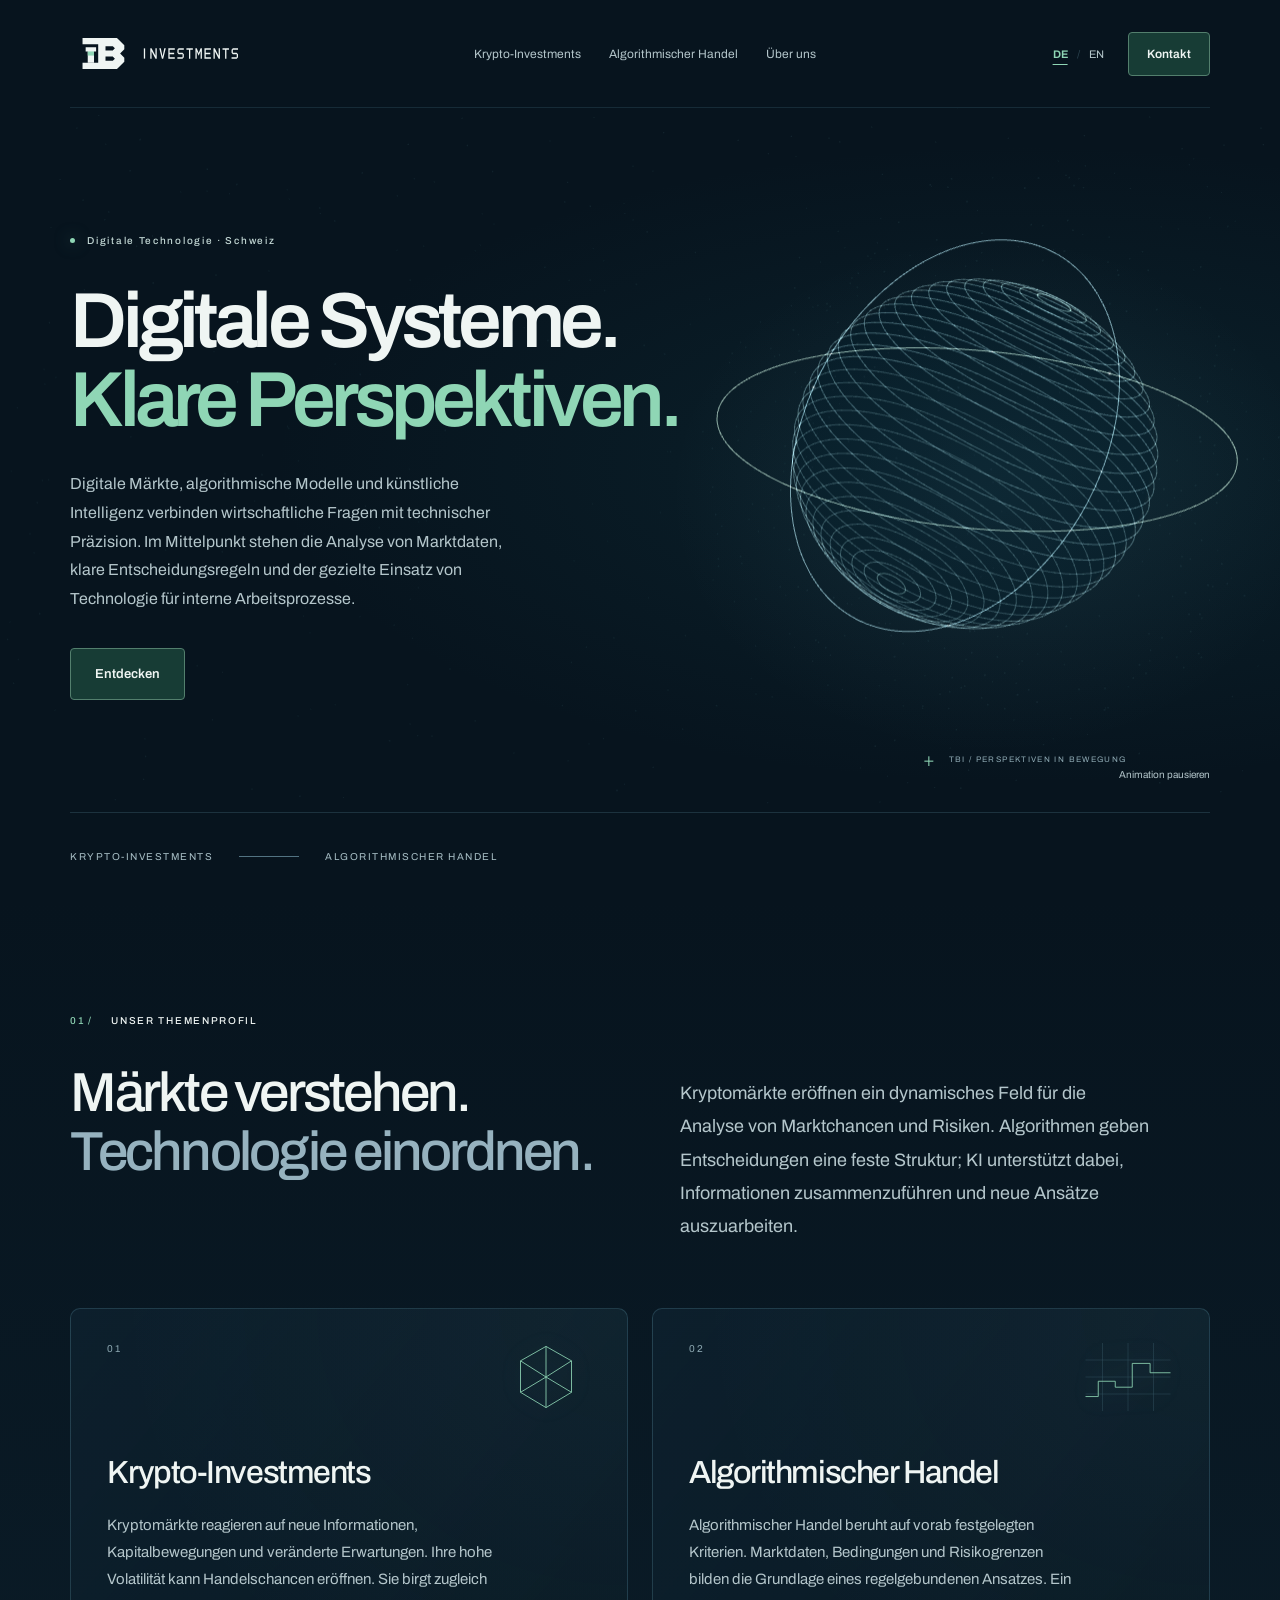
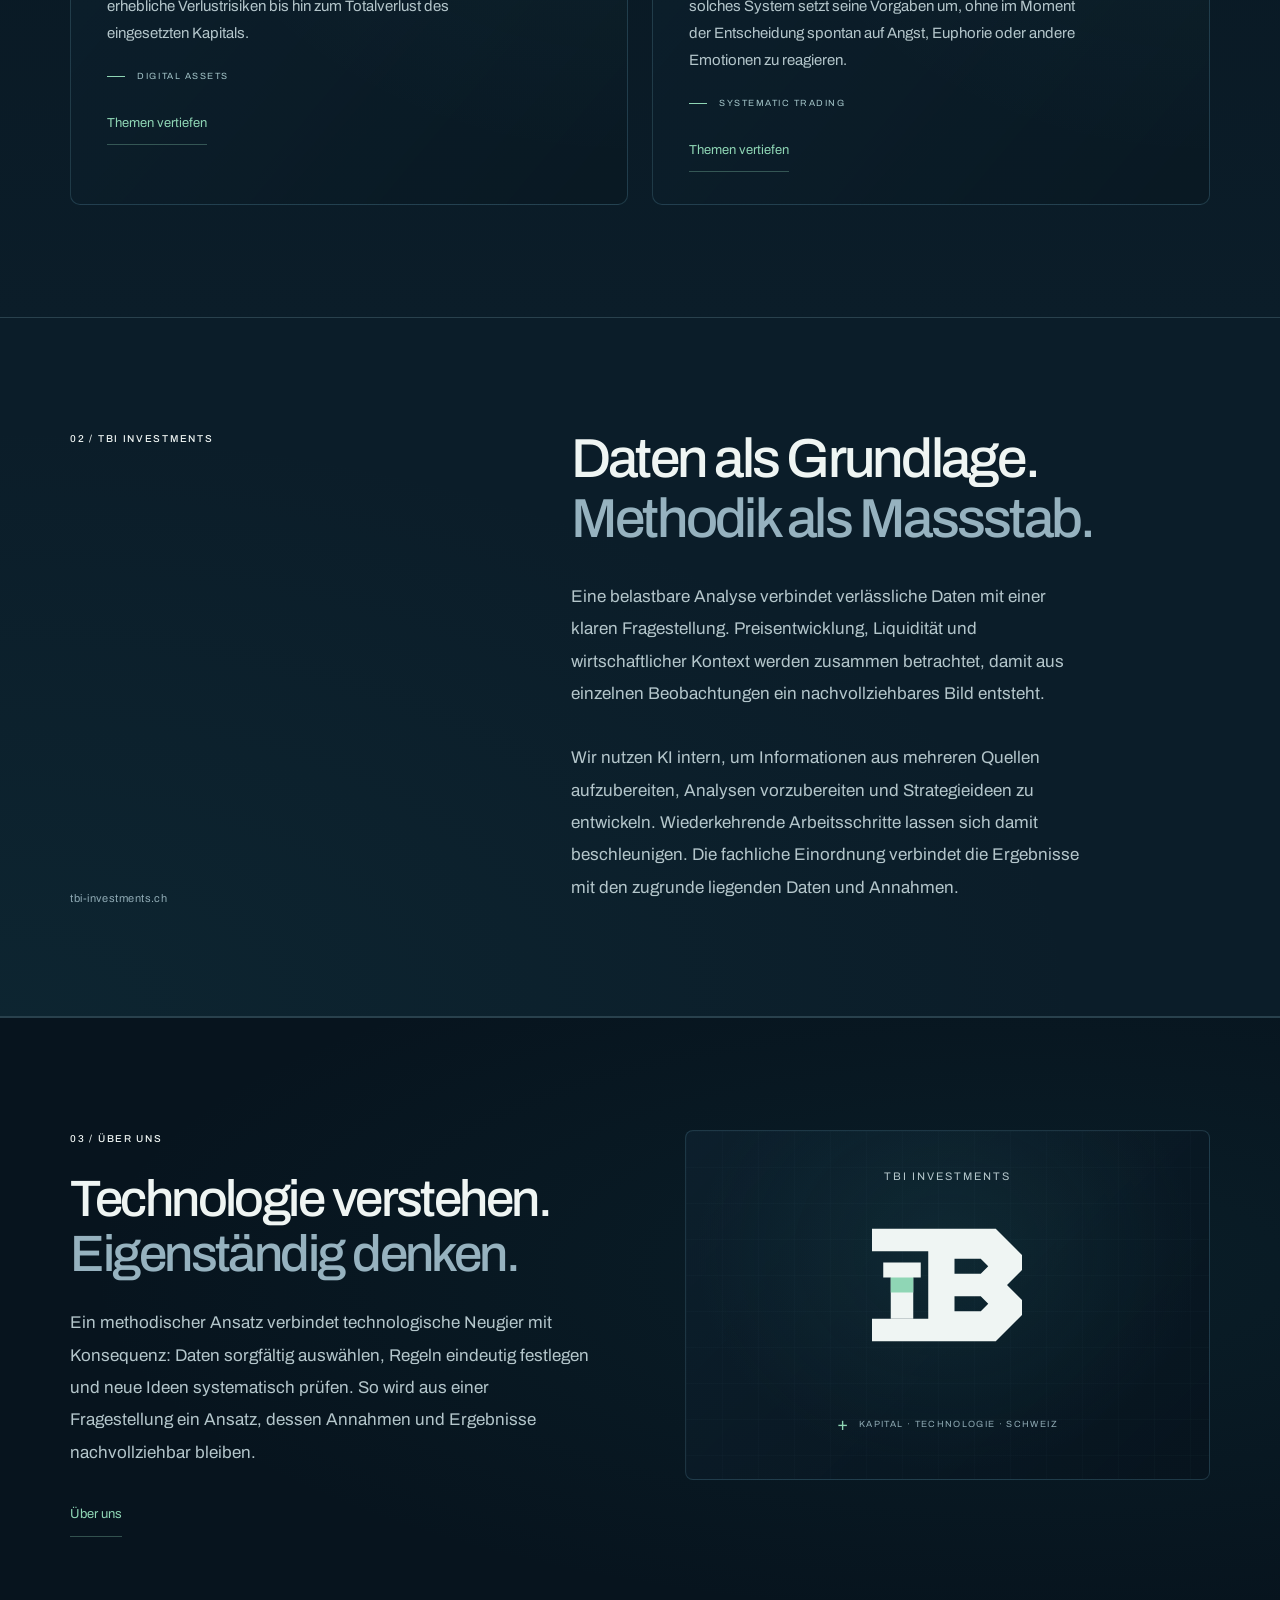
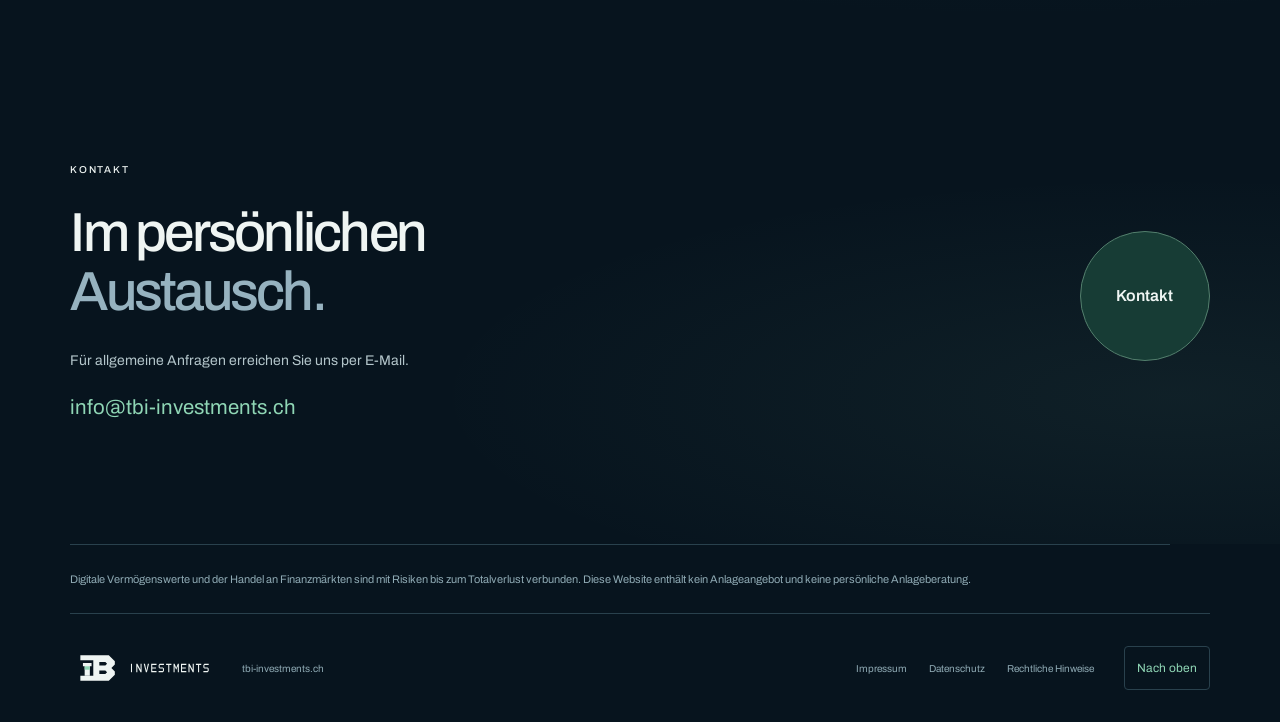
<file: public/index.html>
<!doctype html>
<html lang="de-CH"><head><meta charset="utf-8"><meta name="viewport" content="width=device-width, initial-scale=1"><meta name="description" content="Digitale Märkte, regelgebundene Modelle und interner KI-Einsatz: Daten aufbereiten, Zusammenhänge analysieren und neue Strategieideen entwickeln."><meta name="robots" content="noindex, nofollow"><meta name="tbi-release-status" content="ready"><meta name="theme-color" content="#07141e"><title>Digitale Technologie | TBI Investments</title><link rel="alternate" hreflang="de-CH" href="./index.html"><link rel="alternate" hreflang="en" href="./en/index.html"><link rel="icon" type="image/svg+xml" href="./favicon.svg"><link rel="stylesheet" href="./style.css"><link rel="stylesheet" href="./content.css"><link rel="stylesheet" href="./bilingual.css"><script type="module" src="./main.js"></script></head>
<body class="home-page" id="start"><a class="skip" href="#inhalt">Zum Inhalt</a><header class="header"><a class="brand" href="./index.html" aria-label="TBI Investments — Startseite"><img src="./assets/brand/final/solid-balance-logo-light.svg" width="224" height="72" alt="TBI Investments"></a><nav class="desktop-nav" aria-label="Hauptnavigation"><a href="./krypto-investments.html">Krypto-Investments</a><a href="./algorithmischer-handel.html">Algorithmischer Handel</a><a href="./ueber-uns.html">Über uns</a></nav><div class="header-actions"><div class="language-switch" role="group" aria-label="Sprache wählen"><a href="./index.html" lang="de" hreflang="de-CH" aria-current="true">DE</a><span aria-hidden="true">/</span><a href="./en/index.html" lang="en" hreflang="en">EN</a></div><details class="mobile-menu"><summary aria-label="Mobile Navigation">Menü</summary><nav aria-label="Mobile Navigation"><a href="./index.html">Startseite</a><a href="./krypto-investments.html">Krypto-Investments</a><a href="./algorithmischer-handel.html">Algorithmischer Handel</a><a href="./ueber-uns.html">Über uns</a><a href="mailto:info@tbi-investments.ch">Kontakt</a></nav></details><a class="contact-link" href="mailto:info@tbi-investments.ch" aria-label="Kontakt: info@tbi-investments.ch">Kontakt</a></div></header><main id="inhalt"><section class="hero" aria-labelledby="hero-title"><div class="hero-copy"><p class="eyebrow"><span class="live-dot" aria-hidden="true"></span>Digitale Technologie · Schweiz</p><h1 id="hero-title">Digitale Systeme.<br><span>Klare Perspektiven.</span></h1><p class="hero-description">Digitale Märkte, algorithmische Modelle und künstliche Intelligenz verbinden wirtschaftliche Fragen mit technischer Präzision. Im Mittelpunkt stehen die Analyse von Marktdaten, klare Entscheidungsregeln und der gezielte Einsatz von Technologie für interne Arbeitsprozesse.</p><a class="primary-link" href="#fokus">Entdecken</a></div><div class="scene-shell" aria-hidden="true">
        <div class="scene-glow"></div>
        <svg class="scene-fallback" viewBox="0 0 600 600" role="presentation"><defs><radialGradient id="orb"><stop stop-color="#1b444e"/><stop offset="1" stop-color="#07141e"/></radialGradient><linearGradient id="orbit" x2="1" y2="1"><stop stop-color="#8fd6b5"/><stop offset=".5" stop-color="#73b5cb"/><stop offset="1" stop-color="#29414d"/></linearGradient></defs><circle cx="300" cy="300" r="155" fill="url(#orb)"/><g fill="none" stroke="#73b5cb" opacity=".4"><circle cx="300" cy="300" r="155"/><ellipse cx="300" cy="300" rx="155" ry="45"/><ellipse cx="300" cy="300" rx="155" ry="95"/><ellipse cx="300" cy="300" rx="155" ry="135"/><ellipse cx="300" cy="300" rx="65" ry="155"/><ellipse cx="300" cy="300" rx="115" ry="155"/></g><g fill="none" stroke="url(#orbit)" stroke-width="1.5"><ellipse cx="300" cy="300" rx="225" ry="80" transform="rotate(-30 300 300)"/><ellipse cx="300" cy="300" rx="210" ry="105" transform="rotate(60 300 300)"/></g><g fill="#8fd6b5"><circle cx="105" cy="412" r="3"/><circle cx="410" cy="470" r="2"/><circle cx="464" cy="226" r="2"/><circle cx="178" cy="152" r="1"/><circle cx="432" cy="122" r="1"/><circle cx="492" cy="408" r="1"/></g></svg>
        <canvas id="sculpture"></canvas>
        <div class="scene-caption"><span class="tiny-cross">+</span> TBI / PERSPEKTIVEN IN BEWEGUNG</div>
      </div>
      <button id="motion-toggle" class="motion-toggle" data-start-label="Animation starten" data-pause-label="Animation pausieren" hidden><span class="motion-icon" aria-hidden="true" hidden></span><span class="motion-label">Animation pausieren</span></button><div class="hero-bottom"><span>KRYPTO-INVESTMENTS</span><span class="hero-line"></span><span>ALGORITHMISCHER HANDEL</span></div></section>
    <section class="focus section" id="fokus" aria-labelledby="focus-title"><div class="section-heading"><p class="eyebrow"><span class="section-no">01 /</span>UNSER THEMENPROFIL</p><h2 id="focus-title">Märkte verstehen.<br><span>Technologie einordnen.</span></h2></div><p class="section-intro">Kryptomärkte eröffnen ein dynamisches Feld für die Analyse von Marktchancen und Risiken. Algorithmen geben Entscheidungen eine feste Struktur; KI unterstützt dabei, Informationen zusammenzuführen und neue Ansätze auszuarbeiten.</p><div class="fields"><article class="field"><div class="field-top"><span class="field-index">01</span><svg class="asset-symbol" viewBox="0 0 80 80" aria-hidden="true"><path d="M40 4 70 21v37L40 76 10 58V21ZM10 21l30 19 30-19M40 40v36M40 4v36L10 58M40 40l30 18"/></svg></div><h3>Krypto-Investments</h3><p>Kryptomärkte reagieren auf neue Informationen, Kapitalbewegungen und veränderte Erwartungen. Ihre hohe Volatilität kann Handelschancen eröffnen. Sie birgt zugleich erhebliche Verlustrisiken bis hin zum Totalverlust des eingesetzten Kapitals.</p><span class="field-tag">DIGITAL ASSETS</span><a class="text-link" href="./krypto-investments.html">Themen vertiefen</a></article><article class="field"><div class="field-top"><span class="field-index">02</span><svg class="algo-symbol" viewBox="0 0 100 80" aria-hidden="true"><path class="chart-grid" d="M0 20h100M0 40h100M0 60h100M20 0v80M50 0v80M80 0v80"/><path d="M0 63 15 63 15 45 35 45 35 52 55 52 55 24 76 24 76 35 100 35"/></svg></div><h3>Algorithmischer Handel</h3><p>Algorithmischer Handel beruht auf vorab festgelegten Kriterien. Marktdaten, Bedingungen und Risikogrenzen bilden die Grundlage eines regelgebundenen Ansatzes. Ein solches System setzt seine Vorgaben um, ohne im Moment der Entscheidung spontan auf Angst, Euphorie oder andere Emotionen zu reagieren.</p><span class="field-tag">SYSTEMATIC TRADING</span><a class="text-link" href="./algorithmischer-handel.html">Themen vertiefen</a></article></div></section><section class="company section" aria-labelledby="company-title"><div class="company-label"><p class="eyebrow">02 / TBI INVESTMENTS</p><span class="company-domain">tbi-investments.ch</span></div><div class="company-content"><h2 id="company-title">Daten als Grundlage.<br><span>Methodik als Massstab.</span></h2><p>Eine belastbare Analyse verbindet verlässliche Daten mit einer klaren Fragestellung. Preisentwicklung, Liquidität und wirtschaftlicher Kontext werden zusammen betrachtet, damit aus einzelnen Beobachtungen ein nachvollziehbares Bild entsteht.</p><p>Wir nutzen KI intern, um Informationen aus mehreren Quellen aufzubereiten, Analysen vorzubereiten und Strategieideen zu entwickeln. Wiederkehrende Arbeitsschritte lassen sich damit beschleunigen. Die fachliche Einordnung verbindet die Ergebnisse mit den zugrunde liegenden Daten und Annahmen.</p></div></section><section class="home-about section company-home" aria-labelledby="home-company-title"><div><p class="eyebrow">03 / ÜBER UNS</p><h2 id="home-company-title">Technologie verstehen.<br><span>Eigenständig denken.</span></h2><p class="lead-text">Ein methodischer Ansatz verbindet technologische Neugier mit Konsequenz: Daten sorgfältig auswählen, Regeln eindeutig festlegen und neue Ideen systematisch prüfen. So wird aus einer Fragestellung ein Ansatz, dessen Annahmen und Ergebnisse nachvollziehbar bleiben.</p><a class="text-link" href="./ueber-uns.html">Über uns</a></div><div class="home-brand-art" aria-hidden="true"><div class="page-visual company-art" aria-hidden="true"><span class="company-art-label">TBI INVESTMENTS</span><img class="company-mark" src="./assets/brand/final/solid-balance-symbol-light.svg" width="128" height="80" alt=""><span class="visual-caption">KAPITAL · TECHNOLOGIE · SCHWEIZ</span></div></div></section><section class="contact-section section" id="kontakt" aria-labelledby="contact-title"><div><p class="eyebrow">KONTAKT</p><h2 id="contact-title">Im persönlichen<br><span>Austausch.</span></h2><p class="contact-caption">Für allgemeine Anfragen erreichen Sie uns per E-Mail.</p><a class="contact-email" href="mailto:info@tbi-investments.ch">info@tbi-investments.ch</a></div><a class="contact-circle" href="mailto:info@tbi-investments.ch" aria-label="Kontakt: info@tbi-investments.ch">Kontakt</a></section></main><div class="risk-note">Digitale Vermögenswerte und der Handel an Finanzmärkten sind mit Risiken bis zum Totalverlust verbunden. Diese Website enthält kein Anlageangebot und keine persönliche Anlageberatung.</div><footer class="footer"><a class="footer-brand" href="./index.html"><img src="./assets/brand/final/solid-balance-logo-light.svg" width="224" height="72" alt="TBI Investments"></a><span>tbi-investments.ch</span><div><a href="./impressum.html">Impressum</a><a href="./datenschutz.html">Datenschutz</a><a href="./rechtliche-hinweise.html">Rechtliche Hinweise</a></div><a class="back-top" href="#start" aria-label="Zum Seitenanfang">Nach oben</a></footer></body></html>
</file>
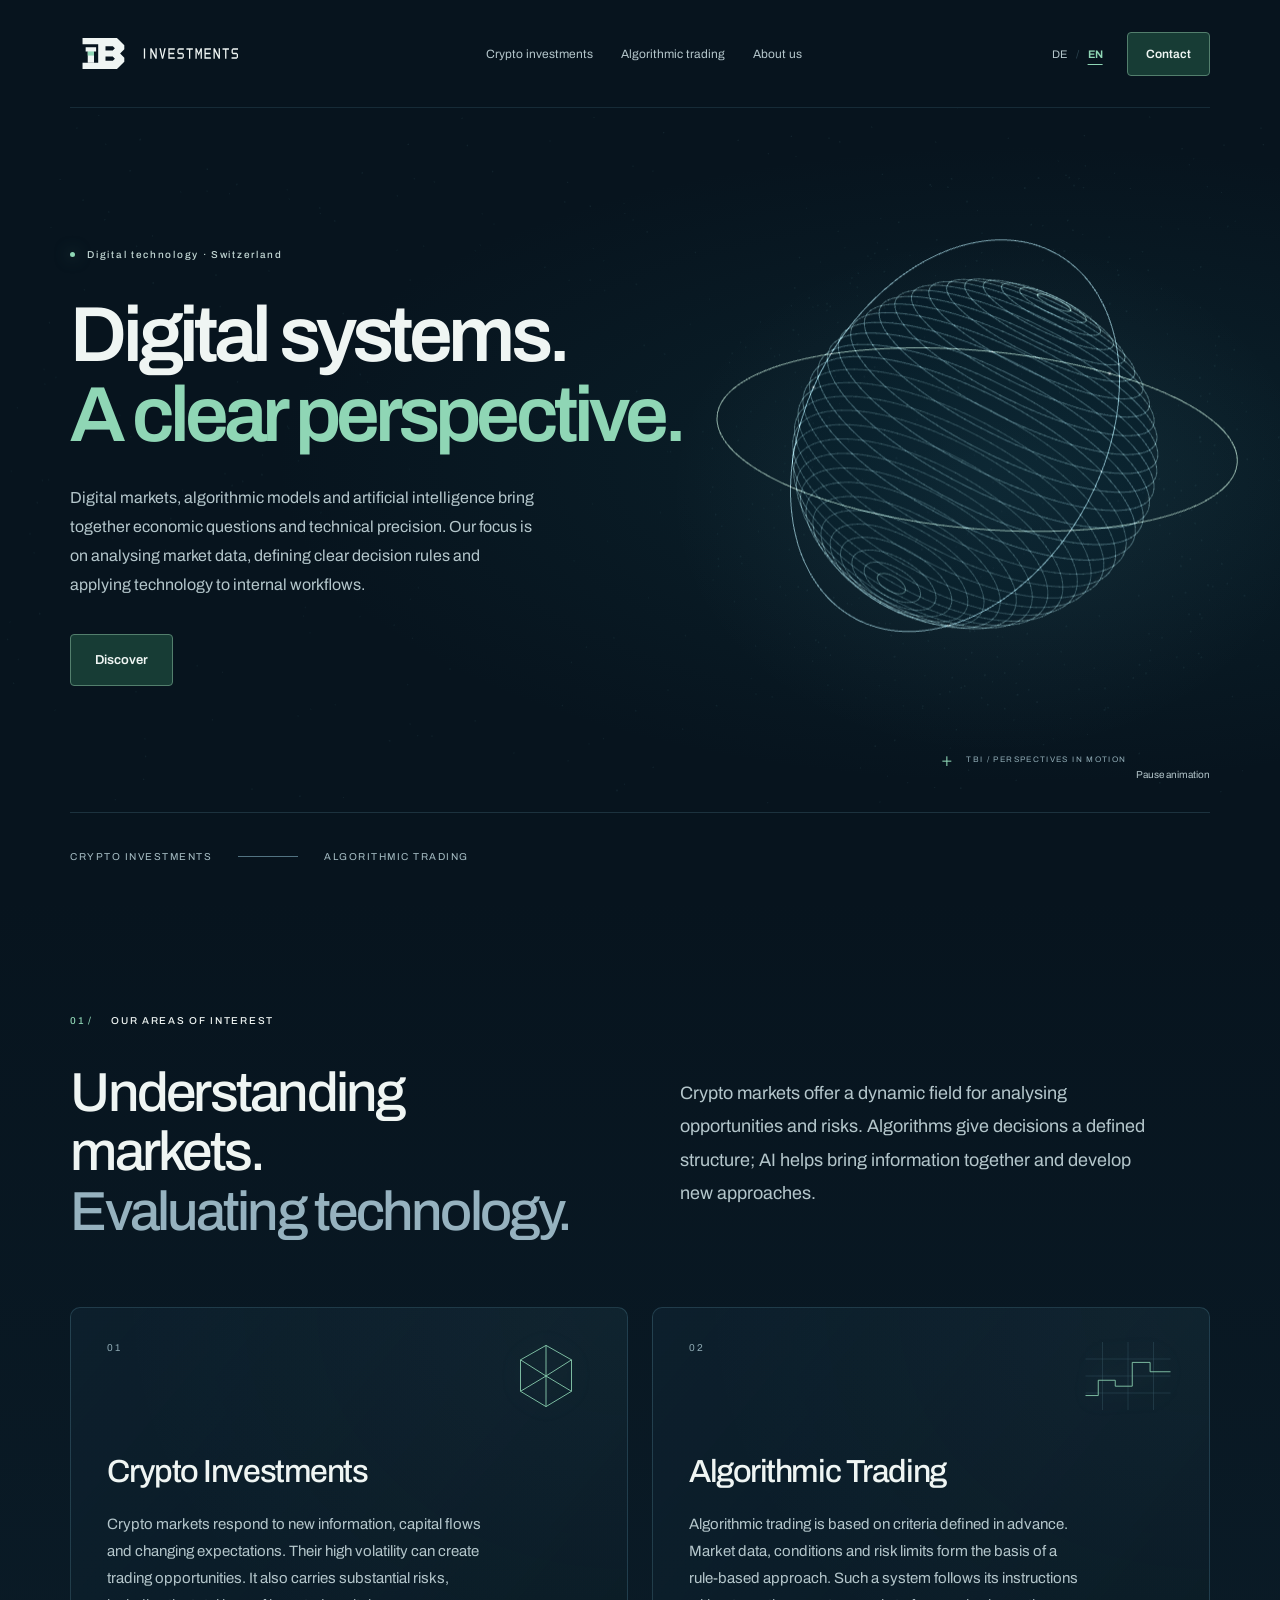
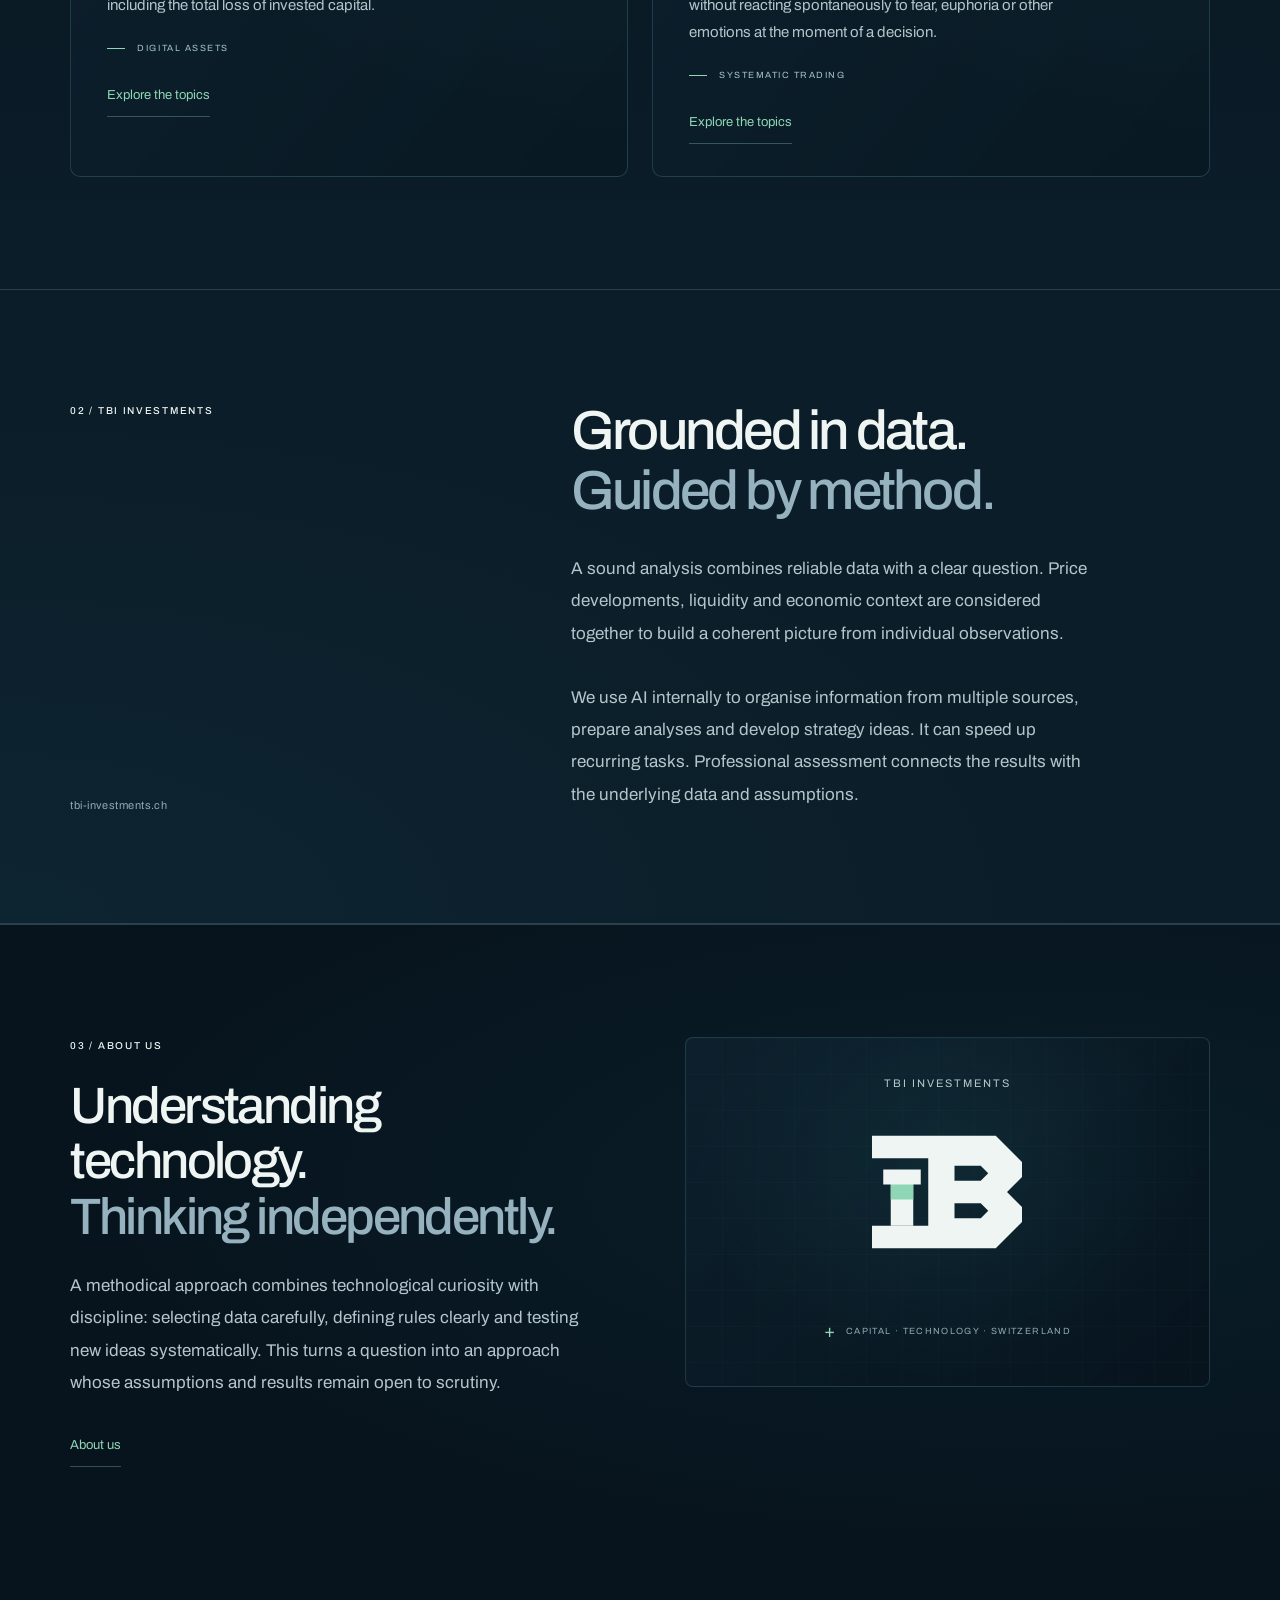
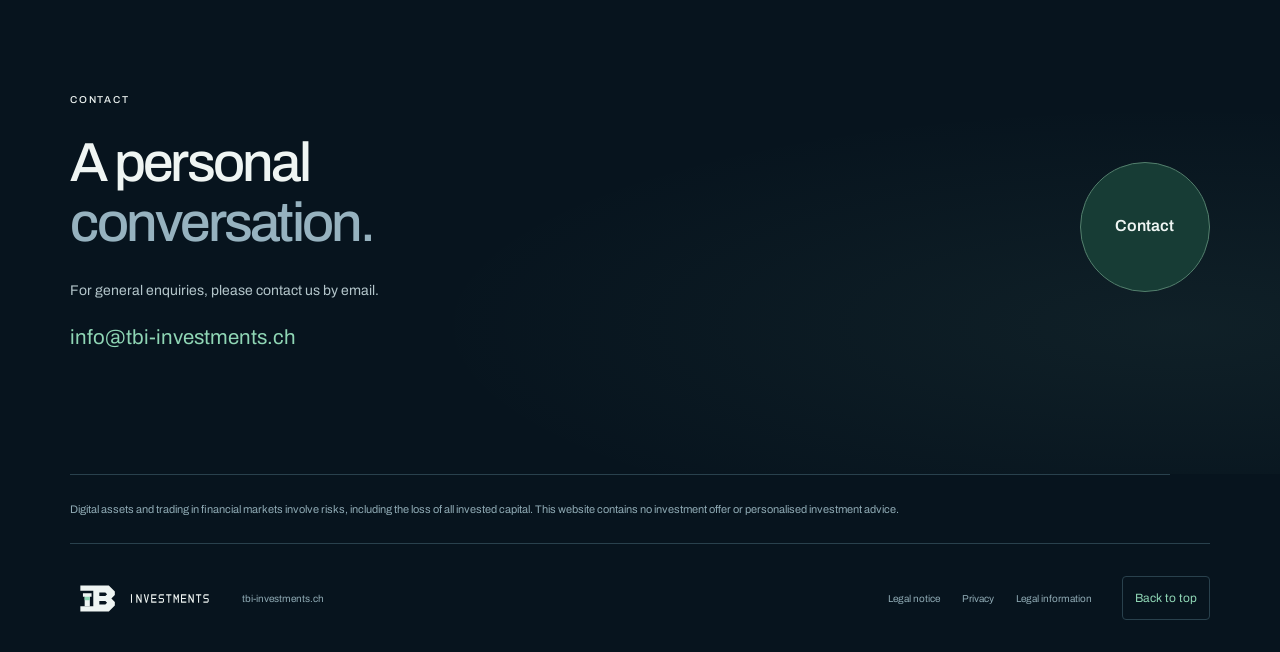
<file: public/en/index.html>
<!doctype html>
<html lang="en"><head><meta charset="utf-8"><meta name="viewport" content="width=device-width, initial-scale=1"><meta name="description" content="Digital markets, rule-based models and internal AI use: organising data, analysing relationships and developing new strategy ideas."><meta name="robots" content="noindex, nofollow"><meta name="tbi-release-status" content="ready"><meta name="theme-color" content="#07141e"><title>Digital Technology | TBI Investments</title><link rel="alternate" hreflang="de-CH" href="../index.html"><link rel="alternate" hreflang="en" href="./index.html"><link rel="icon" type="image/svg+xml" href="../favicon.svg"><link rel="stylesheet" href="../style.css"><link rel="stylesheet" href="../content.css"><link rel="stylesheet" href="../bilingual.css"><script type="module" src="../main.js"></script></head>
<body class="home-page" id="start"><a class="skip" href="#inhalt">Skip to content</a><header class="header"><a class="brand" href="./index.html" aria-label="TBI Investments — Home"><img src="../assets/brand/final/solid-balance-logo-light.svg" width="224" height="72" alt="TBI Investments"></a><nav class="desktop-nav" aria-label="Main navigation"><a href="./krypto-investments.html">Crypto investments</a><a href="./algorithmischer-handel.html">Algorithmic trading</a><a href="./ueber-uns.html">About us</a></nav><div class="header-actions"><div class="language-switch" role="group" aria-label="Choose language"><a href="../index.html" lang="de" hreflang="de-CH">DE</a><span aria-hidden="true">/</span><a href="./index.html" lang="en" hreflang="en" aria-current="true">EN</a></div><details class="mobile-menu"><summary aria-label="Mobile navigation">Menu</summary><nav aria-label="Mobile navigation"><a href="./index.html">Home</a><a href="./krypto-investments.html">Crypto investments</a><a href="./algorithmischer-handel.html">Algorithmic trading</a><a href="./ueber-uns.html">About us</a><a href="mailto:info@tbi-investments.ch">Contact</a></nav></details><a class="contact-link" href="mailto:info@tbi-investments.ch" aria-label="Contact: info@tbi-investments.ch">Contact</a></div></header><main id="inhalt"><section class="hero" aria-labelledby="hero-title"><div class="hero-copy"><p class="eyebrow"><span class="live-dot" aria-hidden="true"></span>Digital technology · Switzerland</p><h1 id="hero-title">Digital systems.<br><span>A clear perspective.</span></h1><p class="hero-description">Digital markets, algorithmic models and artificial intelligence bring together economic questions and technical precision. Our focus is on analysing market data, defining clear decision rules and applying technology to internal workflows.</p><a class="primary-link" href="#fokus">Discover</a></div><div class="scene-shell" aria-hidden="true">
        <div class="scene-glow"></div>
        <svg class="scene-fallback" viewBox="0 0 600 600" role="presentation"><defs><radialGradient id="orb"><stop stop-color="#1b444e"/><stop offset="1" stop-color="#07141e"/></radialGradient><linearGradient id="orbit" x2="1" y2="1"><stop stop-color="#8fd6b5"/><stop offset=".5" stop-color="#73b5cb"/><stop offset="1" stop-color="#29414d"/></linearGradient></defs><circle cx="300" cy="300" r="155" fill="url(#orb)"/><g fill="none" stroke="#73b5cb" opacity=".4"><circle cx="300" cy="300" r="155"/><ellipse cx="300" cy="300" rx="155" ry="45"/><ellipse cx="300" cy="300" rx="155" ry="95"/><ellipse cx="300" cy="300" rx="155" ry="135"/><ellipse cx="300" cy="300" rx="65" ry="155"/><ellipse cx="300" cy="300" rx="115" ry="155"/></g><g fill="none" stroke="url(#orbit)" stroke-width="1.5"><ellipse cx="300" cy="300" rx="225" ry="80" transform="rotate(-30 300 300)"/><ellipse cx="300" cy="300" rx="210" ry="105" transform="rotate(60 300 300)"/></g><g fill="#8fd6b5"><circle cx="105" cy="412" r="3"/><circle cx="410" cy="470" r="2"/><circle cx="464" cy="226" r="2"/><circle cx="178" cy="152" r="1"/><circle cx="432" cy="122" r="1"/><circle cx="492" cy="408" r="1"/></g></svg>
        <canvas id="sculpture"></canvas>
        <div class="scene-caption"><span class="tiny-cross">+</span> TBI / PERSPECTIVES IN MOTION</div>
      </div>
      <button id="motion-toggle" class="motion-toggle" data-start-label="Start animation" data-pause-label="Pause animation" hidden><span class="motion-icon" aria-hidden="true" hidden></span><span class="motion-label">Pause animation</span></button><div class="hero-bottom"><span>CRYPTO INVESTMENTS</span><span class="hero-line"></span><span>ALGORITHMIC TRADING</span></div></section>
    <section class="focus section" id="fokus" aria-labelledby="focus-title"><div class="section-heading"><p class="eyebrow"><span class="section-no">01 /</span>OUR AREAS OF INTEREST</p><h2 id="focus-title">Understanding markets.<br><span>Evaluating technology.</span></h2></div><p class="section-intro">Crypto markets offer a dynamic field for analysing opportunities and risks. Algorithms give decisions a defined structure; AI helps bring information together and develop new approaches.</p><div class="fields"><article class="field"><div class="field-top"><span class="field-index">01</span><svg class="asset-symbol" viewBox="0 0 80 80" aria-hidden="true"><path d="M40 4 70 21v37L40 76 10 58V21ZM10 21l30 19 30-19M40 40v36M40 4v36L10 58M40 40l30 18"/></svg></div><h3>Crypto Investments</h3><p>Crypto markets respond to new information, capital flows and changing expectations. Their high volatility can create trading opportunities. It also carries substantial risks, including the total loss of invested capital.</p><span class="field-tag">DIGITAL ASSETS</span><a class="text-link" href="./krypto-investments.html">Explore the topics</a></article><article class="field"><div class="field-top"><span class="field-index">02</span><svg class="algo-symbol" viewBox="0 0 100 80" aria-hidden="true"><path class="chart-grid" d="M0 20h100M0 40h100M0 60h100M20 0v80M50 0v80M80 0v80"/><path d="M0 63 15 63 15 45 35 45 35 52 55 52 55 24 76 24 76 35 100 35"/></svg></div><h3>Algorithmic Trading</h3><p>Algorithmic trading is based on criteria defined in advance. Market data, conditions and risk limits form the basis of a rule-based approach. Such a system follows its instructions without reacting spontaneously to fear, euphoria or other emotions at the moment of a decision.</p><span class="field-tag">SYSTEMATIC TRADING</span><a class="text-link" href="./algorithmischer-handel.html">Explore the topics</a></article></div></section><section class="company section" aria-labelledby="company-title"><div class="company-label"><p class="eyebrow">02 / TBI INVESTMENTS</p><span class="company-domain">tbi-investments.ch</span></div><div class="company-content"><h2 id="company-title">Grounded in data.<br><span>Guided by method.</span></h2><p>A sound analysis combines reliable data with a clear question. Price developments, liquidity and economic context are considered together to build a coherent picture from individual observations.</p><p>We use AI internally to organise information from multiple sources, prepare analyses and develop strategy ideas. It can speed up recurring tasks. Professional assessment connects the results with the underlying data and assumptions.</p></div></section><section class="home-about section company-home" aria-labelledby="home-company-title"><div><p class="eyebrow">03 / ABOUT US</p><h2 id="home-company-title">Understanding technology.<br><span>Thinking independently.</span></h2><p class="lead-text">A methodical approach combines technological curiosity with discipline: selecting data carefully, defining rules clearly and testing new ideas systematically. This turns a question into an approach whose assumptions and results remain open to scrutiny.</p><a class="text-link" href="./ueber-uns.html">About us</a></div><div class="home-brand-art" aria-hidden="true"><div class="page-visual company-art" aria-hidden="true"><span class="company-art-label">TBI INVESTMENTS</span><img class="company-mark" src="../assets/brand/final/solid-balance-symbol-light.svg" width="128" height="80" alt=""><span class="visual-caption">CAPITAL · TECHNOLOGY · SWITZERLAND</span></div></div></section><section class="contact-section section" id="kontakt" aria-labelledby="contact-title"><div><p class="eyebrow">CONTACT</p><h2 id="contact-title">A personal<br><span>conversation.</span></h2><p class="contact-caption">For general enquiries, please contact us by email.</p><a class="contact-email" href="mailto:info@tbi-investments.ch">info@tbi-investments.ch</a></div><a class="contact-circle" href="mailto:info@tbi-investments.ch" aria-label="Contact: info@tbi-investments.ch">Contact</a></section></main><div class="risk-note">Digital assets and trading in financial markets involve risks, including the loss of all invested capital. This website contains no investment offer or personalised investment advice.</div><footer class="footer"><a class="footer-brand" href="./index.html"><img src="../assets/brand/final/solid-balance-logo-light.svg" width="224" height="72" alt="TBI Investments"></a><span>tbi-investments.ch</span><div><a href="./impressum.html">Legal notice</a><a href="./datenschutz.html">Privacy</a><a href="./rechtliche-hinweise.html">Legal information</a></div><a class="back-top" href="#start" aria-label="Back to top">Back to top</a></footer></body></html>
</file>
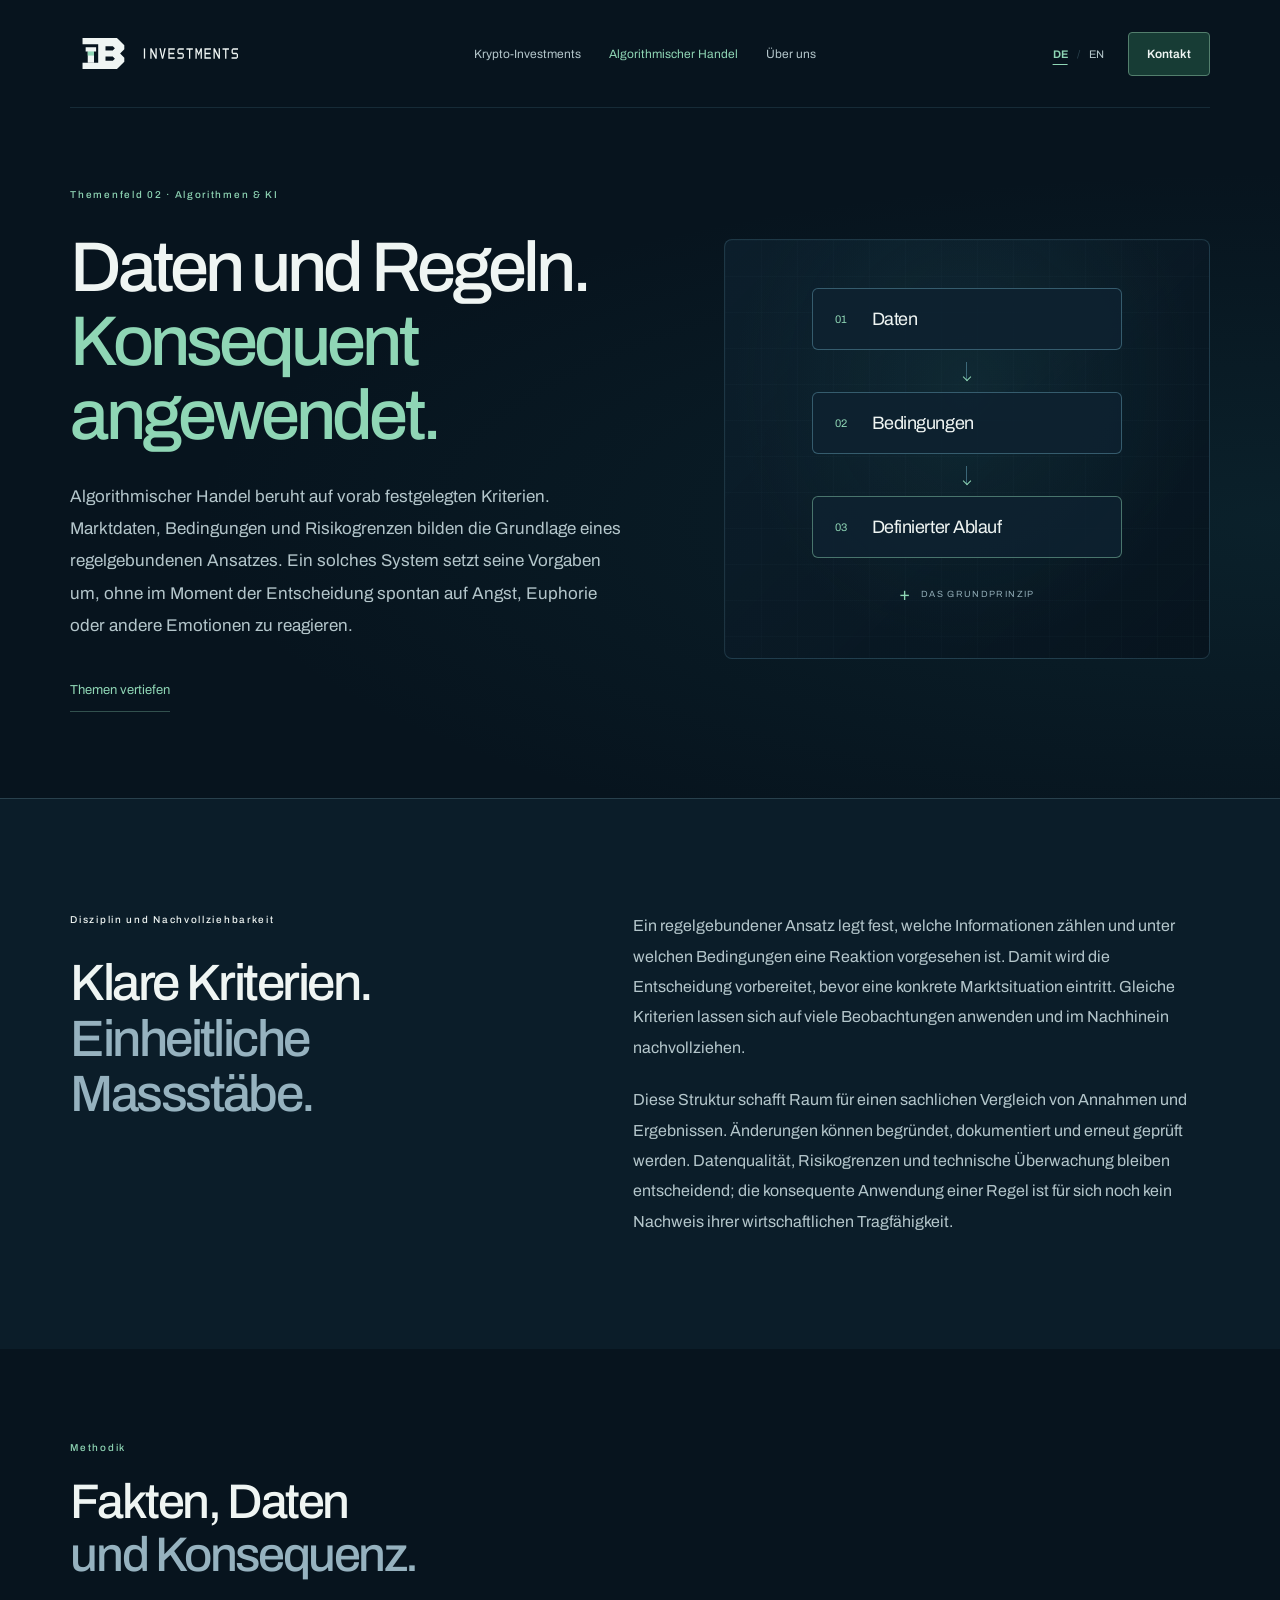
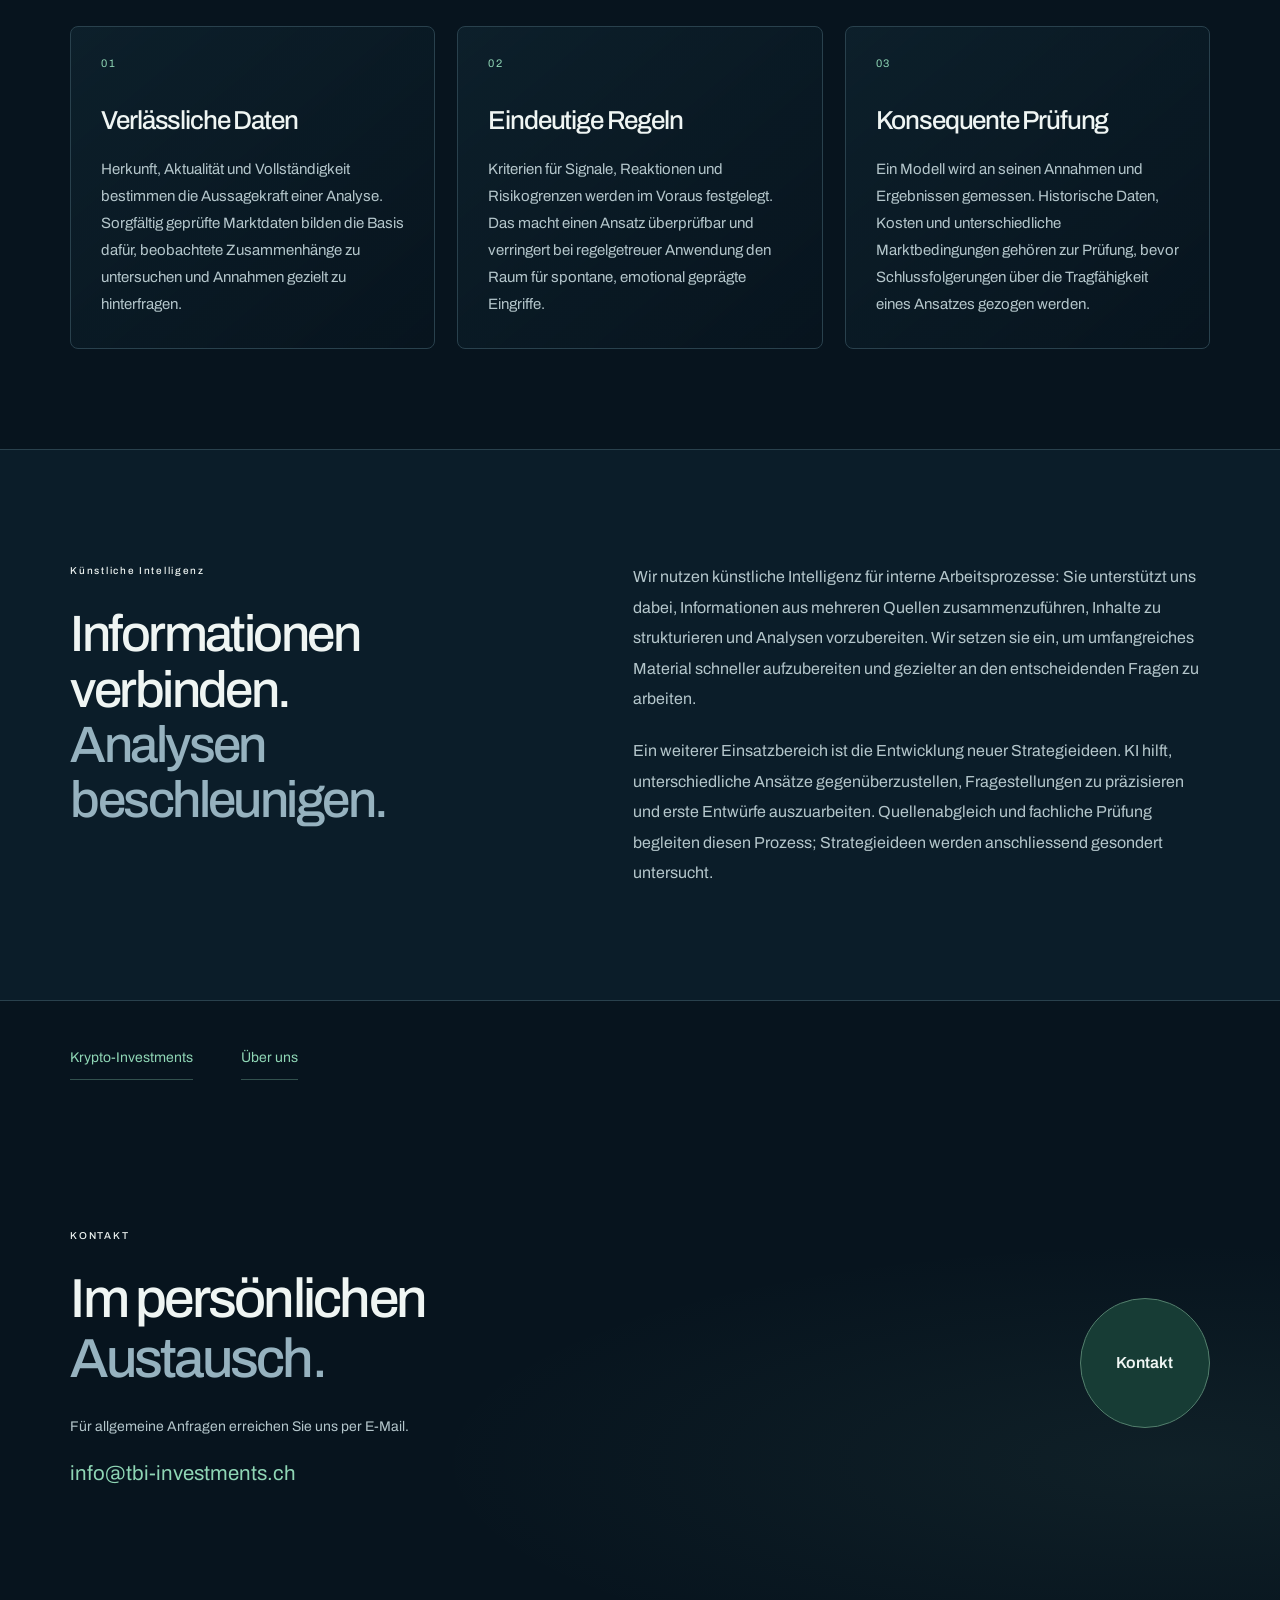
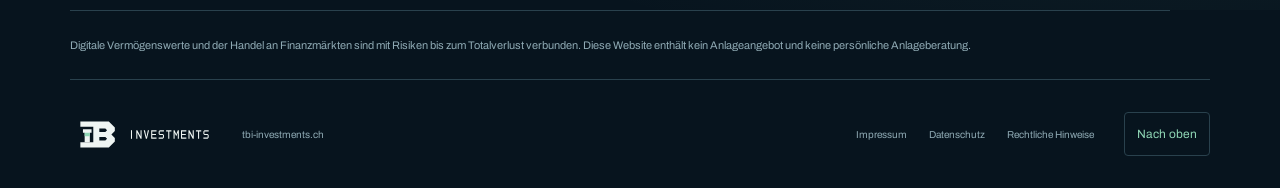
<file: public/algorithmischer-handel.html>
<!doctype html>
<html lang="de-CH"><head><meta charset="utf-8"><meta name="viewport" content="width=device-width, initial-scale=1"><meta name="description" content="Algorithmische Ansätze verbinden Marktdaten mit klaren Regeln und konsequenter Anwendung. KI unterstützt unsere interne Informationsaufbereitung, Analysen und Strategieideen."><meta name="robots" content="noindex, nofollow"><meta name="tbi-release-status" content="ready"><meta name="theme-color" content="#07141e"><title>Algorithmischer Handel | TBI Investments</title><link rel="alternate" hreflang="de-CH" href="./algorithmischer-handel.html"><link rel="alternate" hreflang="en" href="./en/algorithmischer-handel.html"><link rel="icon" type="image/svg+xml" href="./favicon.svg"><link rel="stylesheet" href="./style.css"><link rel="stylesheet" href="./content.css"><link rel="stylesheet" href="./bilingual.css"><script type="module" src="./main.js"></script></head>
<body class="content-page" id="start"><a class="skip" href="#inhalt">Zum Inhalt</a><header class="header"><a class="brand" href="./index.html" aria-label="TBI Investments — Startseite"><img src="./assets/brand/final/solid-balance-logo-light.svg" width="224" height="72" alt="TBI Investments"></a><nav class="desktop-nav" aria-label="Hauptnavigation"><a href="./krypto-investments.html">Krypto-Investments</a><a href="./algorithmischer-handel.html" aria-current="page">Algorithmischer Handel</a><a href="./ueber-uns.html">Über uns</a></nav><div class="header-actions"><div class="language-switch" role="group" aria-label="Sprache wählen"><a href="./algorithmischer-handel.html" lang="de" hreflang="de-CH" aria-current="true">DE</a><span aria-hidden="true">/</span><a href="./en/algorithmischer-handel.html" lang="en" hreflang="en">EN</a></div><details class="mobile-menu"><summary aria-label="Mobile Navigation">Menü</summary><nav aria-label="Mobile Navigation"><a href="./index.html">Startseite</a><a href="./krypto-investments.html">Krypto-Investments</a><a href="./algorithmischer-handel.html" aria-current="page">Algorithmischer Handel</a><a href="./ueber-uns.html">Über uns</a><a href="mailto:info@tbi-investments.ch">Kontakt</a></nav></details><a class="contact-link" href="mailto:info@tbi-investments.ch" aria-label="Kontakt: info@tbi-investments.ch">Kontakt</a></div></header><main id="inhalt"><section class="page-hero" aria-labelledby="page-title"><div><p class="eyebrow">Themenfeld 02 · Algorithmen &amp; KI</p><h1 class="page-title" id="page-title">Daten und Regeln.<br><span>Konsequent angewendet.</span></h1><p class="lead-text">Algorithmischer Handel beruht auf vorab festgelegten Kriterien. Marktdaten, Bedingungen und Risikogrenzen bilden die Grundlage eines regelgebundenen Ansatzes. Ein solches System setzt seine Vorgaben um, ohne im Moment der Entscheidung spontan auf Angst, Euphorie oder andere Emotionen zu reagieren.</p><a class="text-link" href="#einblick">Themen vertiefen</a></div><div class="page-visual" aria-hidden="true"><div class="principle-diagram"><div class="principle-node"><b>01</b><span>Daten</span></div><div class="principle-connector"></div><div class="principle-node"><b>02</b><span>Bedingungen</span></div><div class="principle-connector"></div><div class="principle-node"><b>03</b><span>Definierter Ablauf</span></div></div><div class="visual-caption">DAS GRUNDPRINZIP</div></div></section><section class="reading-section section" id="einblick" aria-labelledby="einblick-title"><div><p class="eyebrow">Disziplin und Nachvollziehbarkeit</p><h2 id="einblick-title">Klare Kriterien.<br><span>Einheitliche Massstäbe.</span></h2></div><div class="prose"><p>Ein regelgebundener Ansatz legt fest, welche Informationen zählen und unter welchen Bedingungen eine Reaktion vorgesehen ist. Damit wird die Entscheidung vorbereitet, bevor eine konkrete Marktsituation eintritt. Gleiche Kriterien lassen sich auf viele Beobachtungen anwenden und im Nachhinein nachvollziehen.</p><p>Diese Struktur schafft Raum für einen sachlichen Vergleich von Annahmen und Ergebnissen. Änderungen können begründet, dokumentiert und erneut geprüft werden. Datenqualität, Risikogrenzen und technische Überwachung bleiben entscheidend; die konsequente Anwendung einer Regel ist für sich noch kein Nachweis ihrer wirtschaftlichen Tragfähigkeit.</p></div></section><section class="topics-section section" id="algo-section-2" aria-labelledby="algo-section-2-title"><div class="topics-heading"><div><p class="eyebrow">Methodik</p><h2 id="algo-section-2-title">Fakten, Daten<br><span>und Konsequenz.</span></h2></div></div><div class="topic-grid"><article class="topic"><span class="topic-number">01</span><h3>Verlässliche Daten</h3><p>Herkunft, Aktualität und Vollständigkeit bestimmen die Aussagekraft einer Analyse. Sorgfältig geprüfte Marktdaten bilden die Basis dafür, beobachtete Zusammenhänge zu untersuchen und Annahmen gezielt zu hinterfragen.</p></article><article class="topic"><span class="topic-number">02</span><h3>Eindeutige Regeln</h3><p>Kriterien für Signale, Reaktionen und Risikogrenzen werden im Voraus festgelegt. Das macht einen Ansatz überprüfbar und verringert bei regelgetreuer Anwendung den Raum für spontane, emotional geprägte Eingriffe.</p></article><article class="topic"><span class="topic-number">03</span><h3>Konsequente Prüfung</h3><p>Ein Modell wird an seinen Annahmen und Ergebnissen gemessen. Historische Daten, Kosten und unterschiedliche Marktbedingungen gehören zur Prüfung, bevor Schlussfolgerungen über die Tragfähigkeit eines Ansatzes gezogen werden.</p></article></div></section><section class="reading-section section" id="kuenstliche-intelligenz" aria-labelledby="kuenstliche-intelligenz-title"><div><p class="eyebrow">Künstliche Intelligenz</p><h2 id="kuenstliche-intelligenz-title">Informationen verbinden.<br><span>Analysen beschleunigen.</span></h2></div><div class="prose"><p>Wir nutzen künstliche Intelligenz für interne Arbeitsprozesse: Sie unterstützt uns dabei, Informationen aus mehreren Quellen zusammenzuführen, Inhalte zu strukturieren und Analysen vorzubereiten. Wir setzen sie ein, um umfangreiches Material schneller aufzubereiten und gezielter an den entscheidenden Fragen zu arbeiten.</p><p>Ein weiterer Einsatzbereich ist die Entwicklung neuer Strategieideen. KI hilft, unterschiedliche Ansätze gegenüberzustellen, Fragestellungen zu präzisieren und erste Entwürfe auszuarbeiten. Quellenabgleich und fachliche Prüfung begleiten diesen Prozess; Strategieideen werden anschliessend gesondert untersucht.</p></div></section><nav class="related-pages section" aria-label="Weitere Perspektiven"><a class="text-link" href="./krypto-investments.html">Krypto-Investments</a><a class="text-link" href="./ueber-uns.html">Über uns</a></nav><section class="contact-section section" id="kontakt" aria-labelledby="contact-title"><div><p class="eyebrow">KONTAKT</p><h2 id="contact-title">Im persönlichen<br><span>Austausch.</span></h2><p class="contact-caption">Für allgemeine Anfragen erreichen Sie uns per E-Mail.</p><a class="contact-email" href="mailto:info@tbi-investments.ch">info@tbi-investments.ch</a></div><a class="contact-circle" href="mailto:info@tbi-investments.ch" aria-label="Kontakt: info@tbi-investments.ch">Kontakt</a></section></main><div class="risk-note">Digitale Vermögenswerte und der Handel an Finanzmärkten sind mit Risiken bis zum Totalverlust verbunden. Diese Website enthält kein Anlageangebot und keine persönliche Anlageberatung.</div><footer class="footer"><a class="footer-brand" href="./index.html"><img src="./assets/brand/final/solid-balance-logo-light.svg" width="224" height="72" alt="TBI Investments"></a><span>tbi-investments.ch</span><div><a href="./impressum.html">Impressum</a><a href="./datenschutz.html">Datenschutz</a><a href="./rechtliche-hinweise.html">Rechtliche Hinweise</a></div><a class="back-top" href="#start" aria-label="Zum Seitenanfang">Nach oben</a></footer></body></html>
</file>
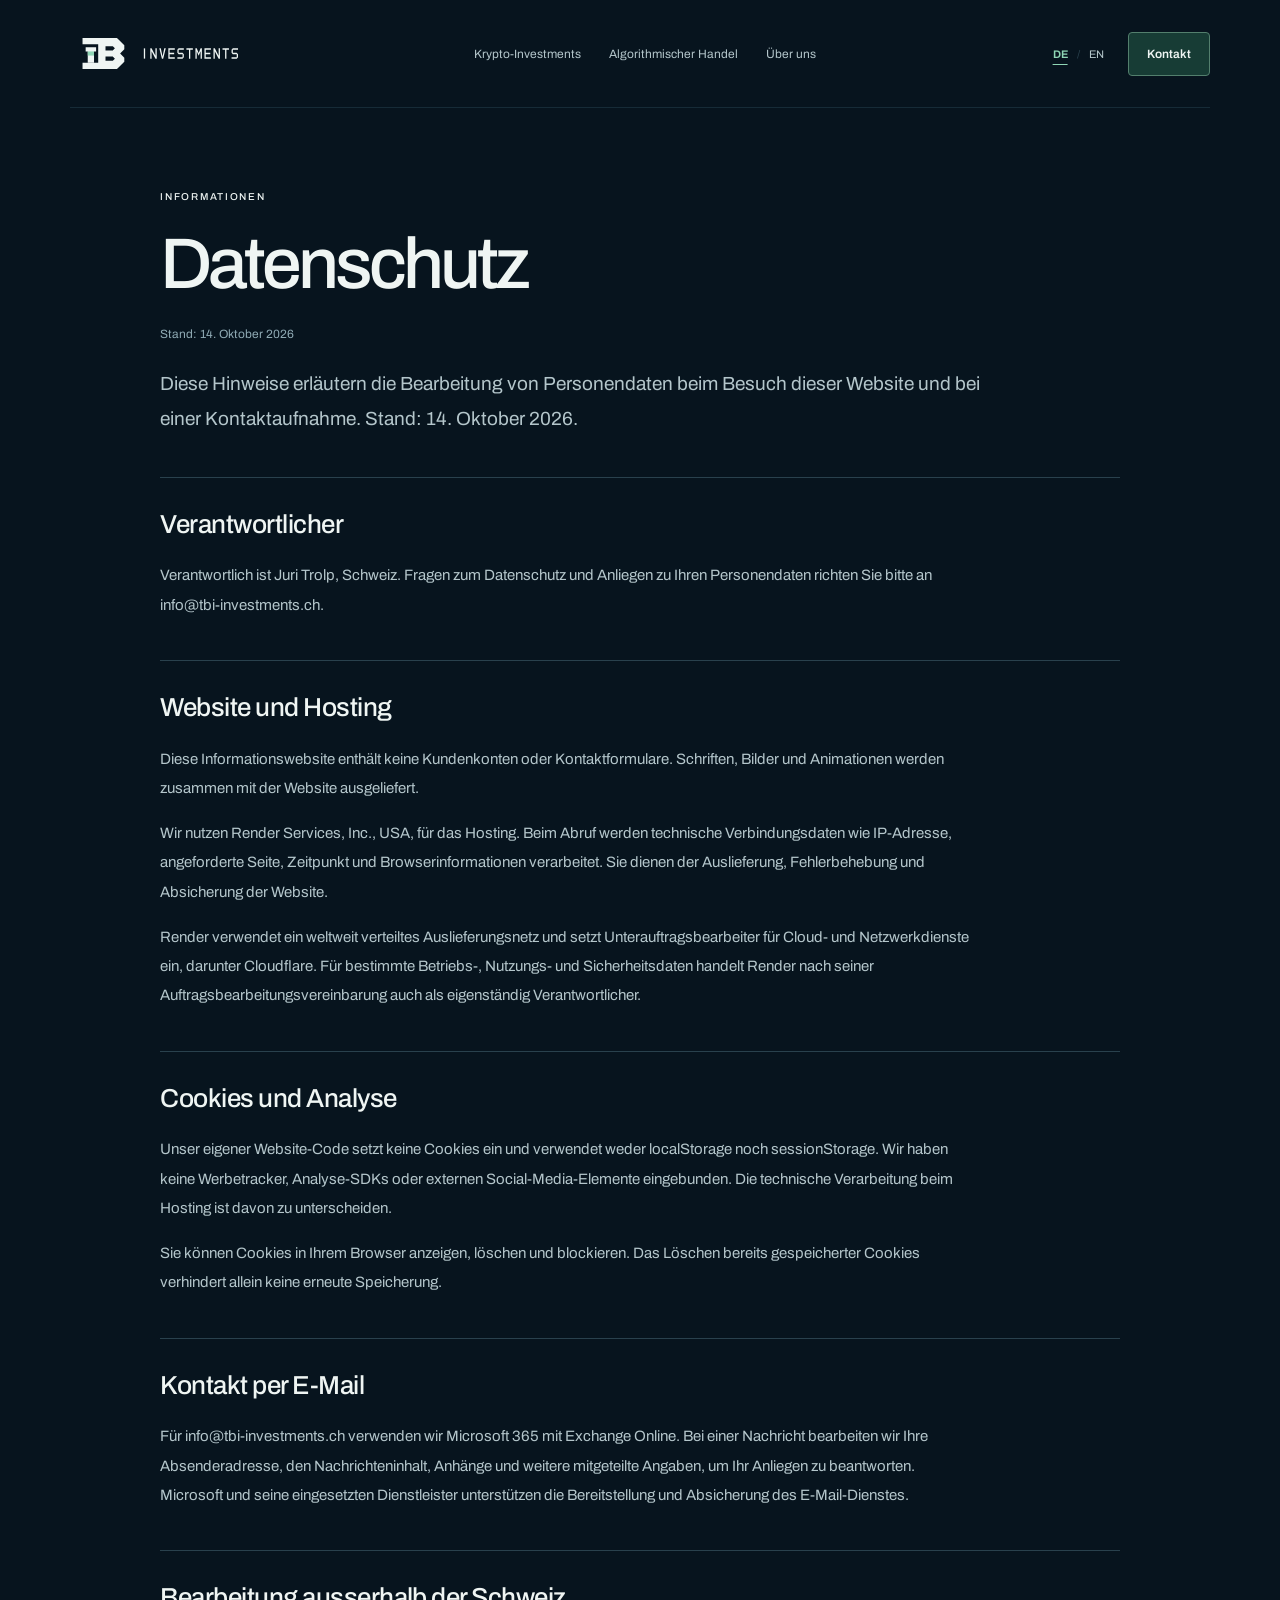
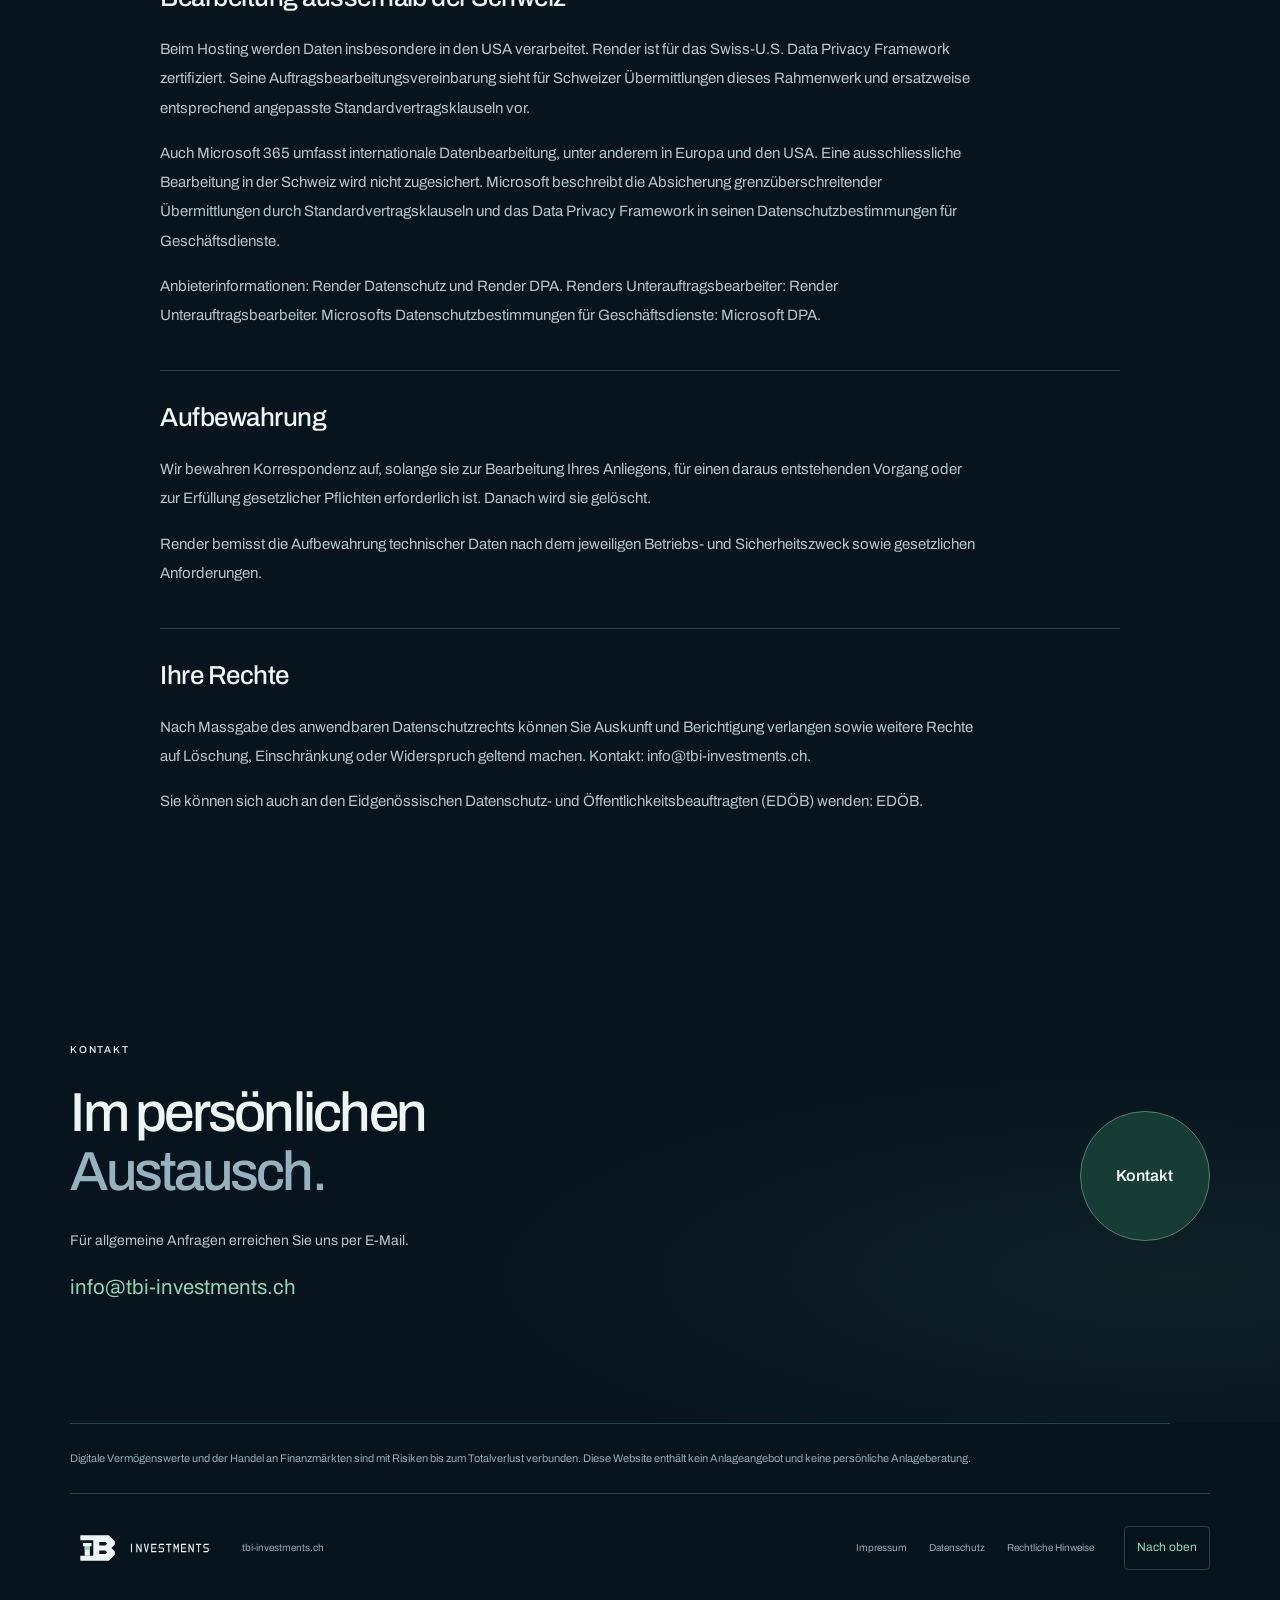
<file: public/datenschutz.html>
<!doctype html>
<html lang="de-CH"><head><meta charset="utf-8"><meta name="viewport" content="width=device-width, initial-scale=1"><meta name="description" content="Diese Hinweise erläutern die Bearbeitung von Personendaten beim Besuch dieser Website und bei einer Kontaktaufnahme. Stand: 14. Oktober 2026."><meta name="robots" content="noindex, nofollow"><meta name="tbi-release-status" content="ready"><meta name="theme-color" content="#07141e"><title>Datenschutz | TBI Investments</title><link rel="alternate" hreflang="de-CH" href="./datenschutz.html"><link rel="alternate" hreflang="en" href="./en/datenschutz.html"><link rel="icon" type="image/svg+xml" href="./favicon.svg"><link rel="stylesheet" href="./style.css"><link rel="stylesheet" href="./content.css"><link rel="stylesheet" href="./bilingual.css"><script type="module" src="./main.js"></script></head>
<body class="content-page" id="start"><a class="skip" href="#inhalt">Zum Inhalt</a><header class="header"><a class="brand" href="./index.html" aria-label="TBI Investments — Startseite"><img src="./assets/brand/final/solid-balance-logo-light.svg" width="224" height="72" alt="TBI Investments"></a><nav class="desktop-nav" aria-label="Hauptnavigation"><a href="./krypto-investments.html">Krypto-Investments</a><a href="./algorithmischer-handel.html">Algorithmischer Handel</a><a href="./ueber-uns.html">Über uns</a></nav><div class="header-actions"><div class="language-switch" role="group" aria-label="Sprache wählen"><a href="./datenschutz.html" lang="de" hreflang="de-CH" aria-current="true">DE</a><span aria-hidden="true">/</span><a href="./en/datenschutz.html" lang="en" hreflang="en">EN</a></div><details class="mobile-menu"><summary aria-label="Mobile Navigation">Menü</summary><nav aria-label="Mobile Navigation"><a href="./index.html">Startseite</a><a href="./krypto-investments.html">Krypto-Investments</a><a href="./algorithmischer-handel.html">Algorithmischer Handel</a><a href="./ueber-uns.html">Über uns</a><a href="mailto:info@tbi-investments.ch">Kontakt</a></nav></details><a class="contact-link" href="mailto:info@tbi-investments.ch" aria-label="Kontakt: info@tbi-investments.ch">Kontakt</a></div></header><main id="inhalt"><article class="legal-document section"><p class="eyebrow">INFORMATIONEN</p><h1 class="page-title">Datenschutz</h1><p class="legal-updated">Stand: 14. Oktober 2026</p><p class="legal-lead">Diese Hinweise erläutern die Bearbeitung von Personendaten beim Besuch dieser Website und bei einer Kontaktaufnahme. Stand: 14. Oktober 2026.</p><section class="legal-section"><h2>Verantwortlicher</h2><p>Verantwortlich ist Juri Trolp, Schweiz. Fragen zum Datenschutz und Anliegen zu Ihren Personendaten richten Sie bitte an <a href="mailto:info@tbi-investments.ch">info@tbi-investments.ch</a>.</p></section><section class="legal-section"><h2>Website und Hosting</h2><p>Diese Informationswebsite enthält keine Kundenkonten oder Kontaktformulare. Schriften, Bilder und Animationen werden zusammen mit der Website ausgeliefert.</p><p>Wir nutzen Render Services, Inc., USA, für das Hosting. Beim Abruf werden technische Verbindungsdaten wie IP-Adresse, angeforderte Seite, Zeitpunkt und Browserinformationen verarbeitet. Sie dienen der Auslieferung, Fehlerbehebung und Absicherung der Website.</p><p>Render verwendet ein weltweit verteiltes Auslieferungsnetz und setzt Unterauftragsbearbeiter für Cloud- und Netzwerkdienste ein, darunter Cloudflare. Für bestimmte Betriebs-, Nutzungs- und Sicherheitsdaten handelt Render nach seiner Auftragsbearbeitungsvereinbarung auch als eigenständig Verantwortlicher.</p></section><section class="legal-section"><h2>Cookies und Analyse</h2><p>Unser eigener Website-Code setzt keine Cookies ein und verwendet weder localStorage noch sessionStorage. Wir haben keine Werbetracker, Analyse-SDKs oder externen Social-Media-Elemente eingebunden. Die technische Verarbeitung beim Hosting ist davon zu unterscheiden.</p><p>Sie können Cookies in Ihrem Browser anzeigen, löschen und blockieren. Das Löschen bereits gespeicherter Cookies verhindert allein keine erneute Speicherung.</p></section><section class="legal-section"><h2>Kontakt per E-Mail</h2><p>Für <a href="mailto:info@tbi-investments.ch">info@tbi-investments.ch</a> verwenden wir Microsoft 365 mit Exchange Online. Bei einer Nachricht bearbeiten wir Ihre Absenderadresse, den Nachrichteninhalt, Anhänge und weitere mitgeteilte Angaben, um Ihr Anliegen zu beantworten. Microsoft und seine eingesetzten Dienstleister unterstützen die Bereitstellung und Absicherung des E-Mail-Dienstes.</p></section><section class="legal-section"><h2>Bearbeitung ausserhalb der Schweiz</h2><p>Beim Hosting werden Daten insbesondere in den USA verarbeitet. Render ist für das Swiss-U.S. Data Privacy Framework zertifiziert. Seine Auftragsbearbeitungsvereinbarung sieht für Schweizer Übermittlungen dieses Rahmenwerk und ersatzweise entsprechend angepasste Standardvertragsklauseln vor.</p><p>Auch Microsoft 365 umfasst internationale Datenbearbeitung, unter anderem in Europa und den USA. Eine ausschliessliche Bearbeitung in der Schweiz wird nicht zugesichert. Microsoft beschreibt die Absicherung grenzüberschreitender Übermittlungen durch Standardvertragsklauseln und das Data Privacy Framework in seinen Datenschutzbestimmungen für Geschäftsdienste.</p><p>Anbieterinformationen: <a href="https://render.com/privacy">Render Datenschutz</a> und <a href="https://render.com/dpa">Render DPA</a>. Renders Unterauftragsbearbeiter: <a href="https://render.com/security">Render Unterauftragsbearbeiter</a>. Microsofts Datenschutzbestimmungen für Geschäftsdienste: <a href="https://www.microsoft.com/licensing/docs/view/Microsoft-Products-and-Services-Data-Protection-Addendum-DPA">Microsoft DPA</a>.</p></section><section class="legal-section"><h2>Aufbewahrung</h2><p>Wir bewahren Korrespondenz auf, solange sie zur Bearbeitung Ihres Anliegens, für einen daraus entstehenden Vorgang oder zur Erfüllung gesetzlicher Pflichten erforderlich ist. Danach wird sie gelöscht.</p><p>Render bemisst die Aufbewahrung technischer Daten nach dem jeweiligen Betriebs- und Sicherheitszweck sowie gesetzlichen Anforderungen.</p></section><section class="legal-section"><h2>Ihre Rechte</h2><p>Nach Massgabe des anwendbaren Datenschutzrechts können Sie Auskunft und Berichtigung verlangen sowie weitere Rechte auf Löschung, Einschränkung oder Widerspruch geltend machen. Kontakt: <a href="mailto:info@tbi-investments.ch">info@tbi-investments.ch</a>.</p><p>Sie können sich auch an den Eidgenössischen Datenschutz- und Öffentlichkeitsbeauftragten (EDÖB) wenden: <a href="https://www.edoeb.admin.ch">EDÖB</a>.</p></section></article><section class="contact-section section" id="kontakt" aria-labelledby="contact-title"><div><p class="eyebrow">KONTAKT</p><h2 id="contact-title">Im persönlichen<br><span>Austausch.</span></h2><p class="contact-caption">Für allgemeine Anfragen erreichen Sie uns per E-Mail.</p><a class="contact-email" href="mailto:info@tbi-investments.ch">info@tbi-investments.ch</a></div><a class="contact-circle" href="mailto:info@tbi-investments.ch" aria-label="Kontakt: info@tbi-investments.ch">Kontakt</a></section></main><div class="risk-note">Digitale Vermögenswerte und der Handel an Finanzmärkten sind mit Risiken bis zum Totalverlust verbunden. Diese Website enthält kein Anlageangebot und keine persönliche Anlageberatung.</div><footer class="footer"><a class="footer-brand" href="./index.html"><img src="./assets/brand/final/solid-balance-logo-light.svg" width="224" height="72" alt="TBI Investments"></a><span>tbi-investments.ch</span><div><a href="./impressum.html">Impressum</a><a href="./datenschutz.html">Datenschutz</a><a href="./rechtliche-hinweise.html">Rechtliche Hinweise</a></div><a class="back-top" href="#start" aria-label="Zum Seitenanfang">Nach oben</a></footer></body></html>
</file>
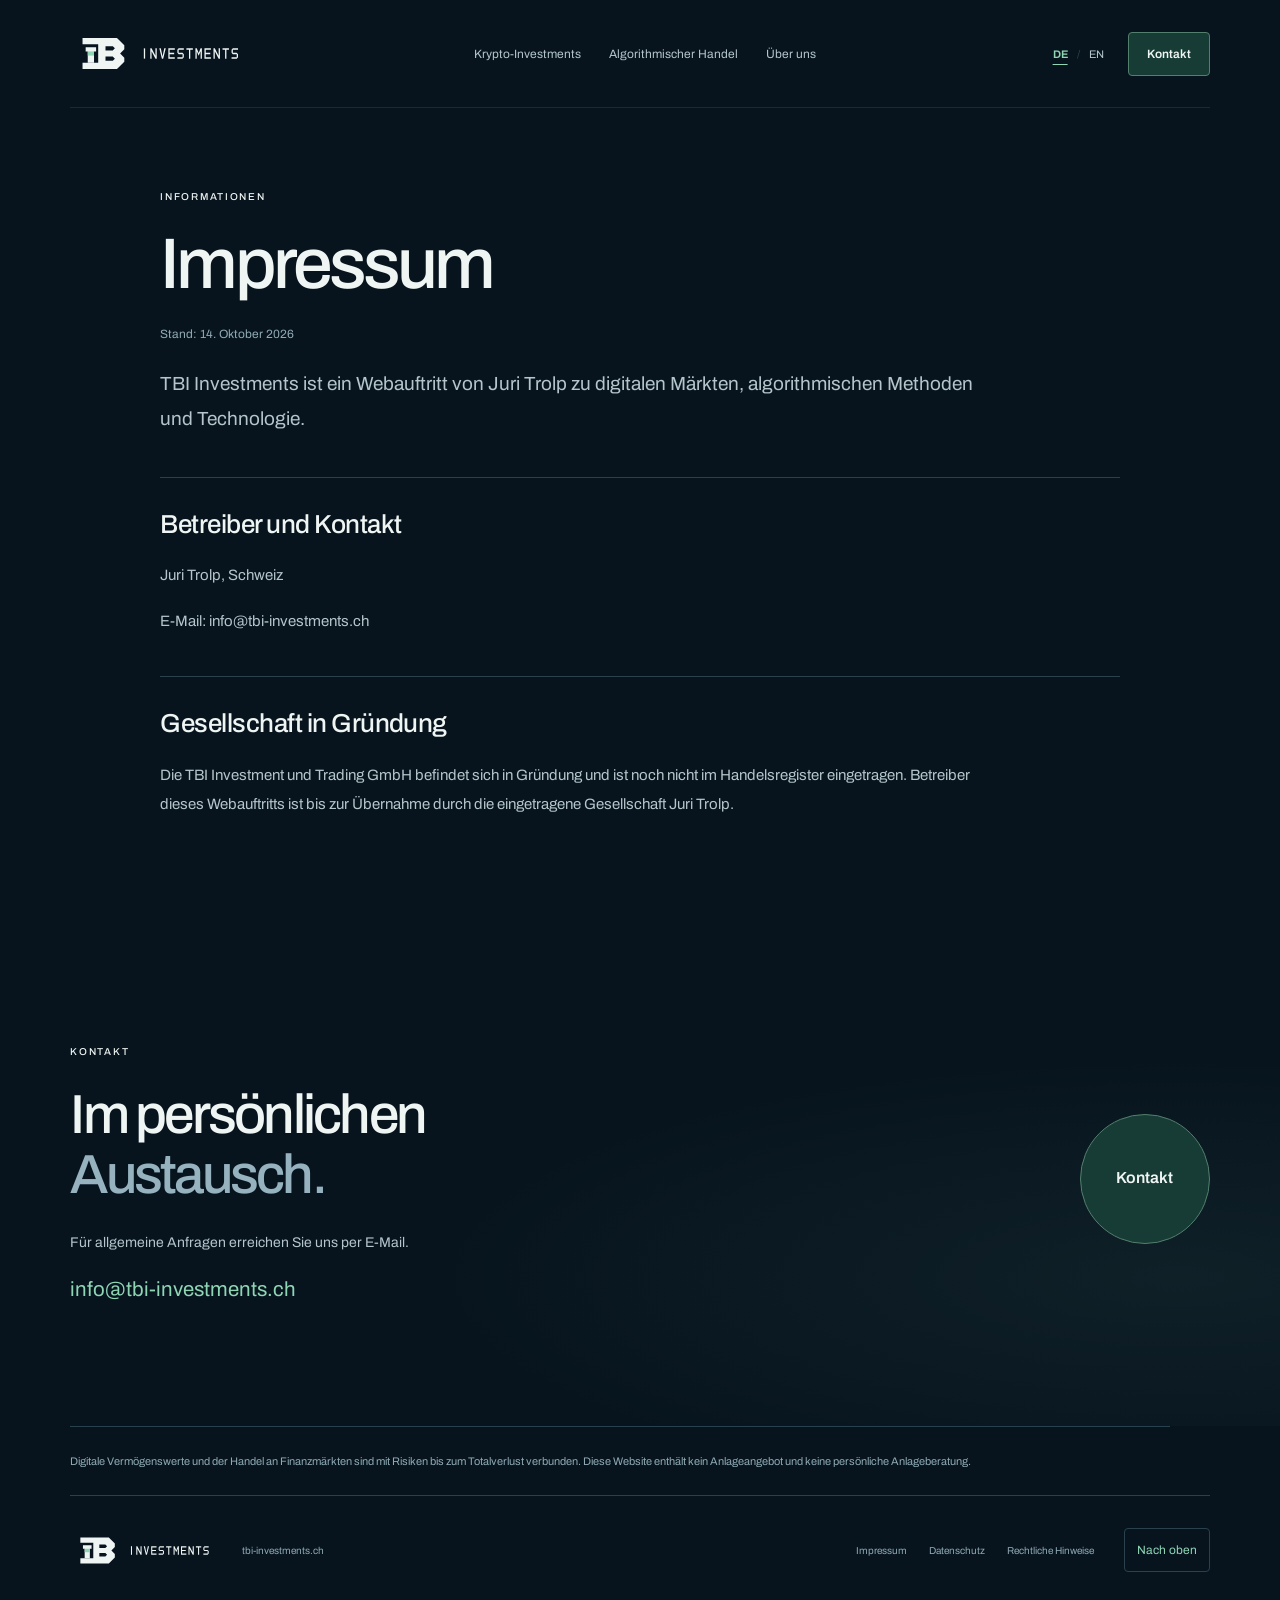
<file: public/impressum.html>
<!doctype html>
<html lang="de-CH"><head><meta charset="utf-8"><meta name="viewport" content="width=device-width, initial-scale=1"><meta name="description" content="TBI Investments ist ein Webauftritt von Juri Trolp zu digitalen Märkten, algorithmischen Methoden und Technologie."><meta name="robots" content="noindex, nofollow"><meta name="tbi-release-status" content="ready"><meta name="theme-color" content="#07141e"><title>Impressum | TBI Investments</title><link rel="alternate" hreflang="de-CH" href="./impressum.html"><link rel="alternate" hreflang="en" href="./en/impressum.html"><link rel="icon" type="image/svg+xml" href="./favicon.svg"><link rel="stylesheet" href="./style.css"><link rel="stylesheet" href="./content.css"><link rel="stylesheet" href="./bilingual.css"><script type="module" src="./main.js"></script></head>
<body class="content-page" id="start"><a class="skip" href="#inhalt">Zum Inhalt</a><header class="header"><a class="brand" href="./index.html" aria-label="TBI Investments — Startseite"><img src="./assets/brand/final/solid-balance-logo-light.svg" width="224" height="72" alt="TBI Investments"></a><nav class="desktop-nav" aria-label="Hauptnavigation"><a href="./krypto-investments.html">Krypto-Investments</a><a href="./algorithmischer-handel.html">Algorithmischer Handel</a><a href="./ueber-uns.html">Über uns</a></nav><div class="header-actions"><div class="language-switch" role="group" aria-label="Sprache wählen"><a href="./impressum.html" lang="de" hreflang="de-CH" aria-current="true">DE</a><span aria-hidden="true">/</span><a href="./en/impressum.html" lang="en" hreflang="en">EN</a></div><details class="mobile-menu"><summary aria-label="Mobile Navigation">Menü</summary><nav aria-label="Mobile Navigation"><a href="./index.html">Startseite</a><a href="./krypto-investments.html">Krypto-Investments</a><a href="./algorithmischer-handel.html">Algorithmischer Handel</a><a href="./ueber-uns.html">Über uns</a><a href="mailto:info@tbi-investments.ch">Kontakt</a></nav></details><a class="contact-link" href="mailto:info@tbi-investments.ch" aria-label="Kontakt: info@tbi-investments.ch">Kontakt</a></div></header><main id="inhalt"><article class="legal-document section"><p class="eyebrow">INFORMATIONEN</p><h1 class="page-title">Impressum</h1><p class="legal-updated">Stand: 14. Oktober 2026</p><p class="legal-lead">TBI Investments ist ein Webauftritt von Juri Trolp zu digitalen Märkten, algorithmischen Methoden und Technologie.</p><section class="legal-section"><h2>Betreiber und Kontakt</h2><p>Juri Trolp, Schweiz</p><p>E-Mail: <a href="mailto:info@tbi-investments.ch">info@tbi-investments.ch</a></p></section><section class="legal-section"><h2>Gesellschaft in Gründung</h2><p>Die TBI Investment und Trading GmbH befindet sich in Gründung und ist noch nicht im Handelsregister eingetragen. Betreiber dieses Webauftritts ist bis zur Übernahme durch die eingetragene Gesellschaft Juri Trolp.</p></section></article><section class="contact-section section" id="kontakt" aria-labelledby="contact-title"><div><p class="eyebrow">KONTAKT</p><h2 id="contact-title">Im persönlichen<br><span>Austausch.</span></h2><p class="contact-caption">Für allgemeine Anfragen erreichen Sie uns per E-Mail.</p><a class="contact-email" href="mailto:info@tbi-investments.ch">info@tbi-investments.ch</a></div><a class="contact-circle" href="mailto:info@tbi-investments.ch" aria-label="Kontakt: info@tbi-investments.ch">Kontakt</a></section></main><div class="risk-note">Digitale Vermögenswerte und der Handel an Finanzmärkten sind mit Risiken bis zum Totalverlust verbunden. Diese Website enthält kein Anlageangebot und keine persönliche Anlageberatung.</div><footer class="footer"><a class="footer-brand" href="./index.html"><img src="./assets/brand/final/solid-balance-logo-light.svg" width="224" height="72" alt="TBI Investments"></a><span>tbi-investments.ch</span><div><a href="./impressum.html">Impressum</a><a href="./datenschutz.html">Datenschutz</a><a href="./rechtliche-hinweise.html">Rechtliche Hinweise</a></div><a class="back-top" href="#start" aria-label="Zum Seitenanfang">Nach oben</a></footer></body></html>
</file>
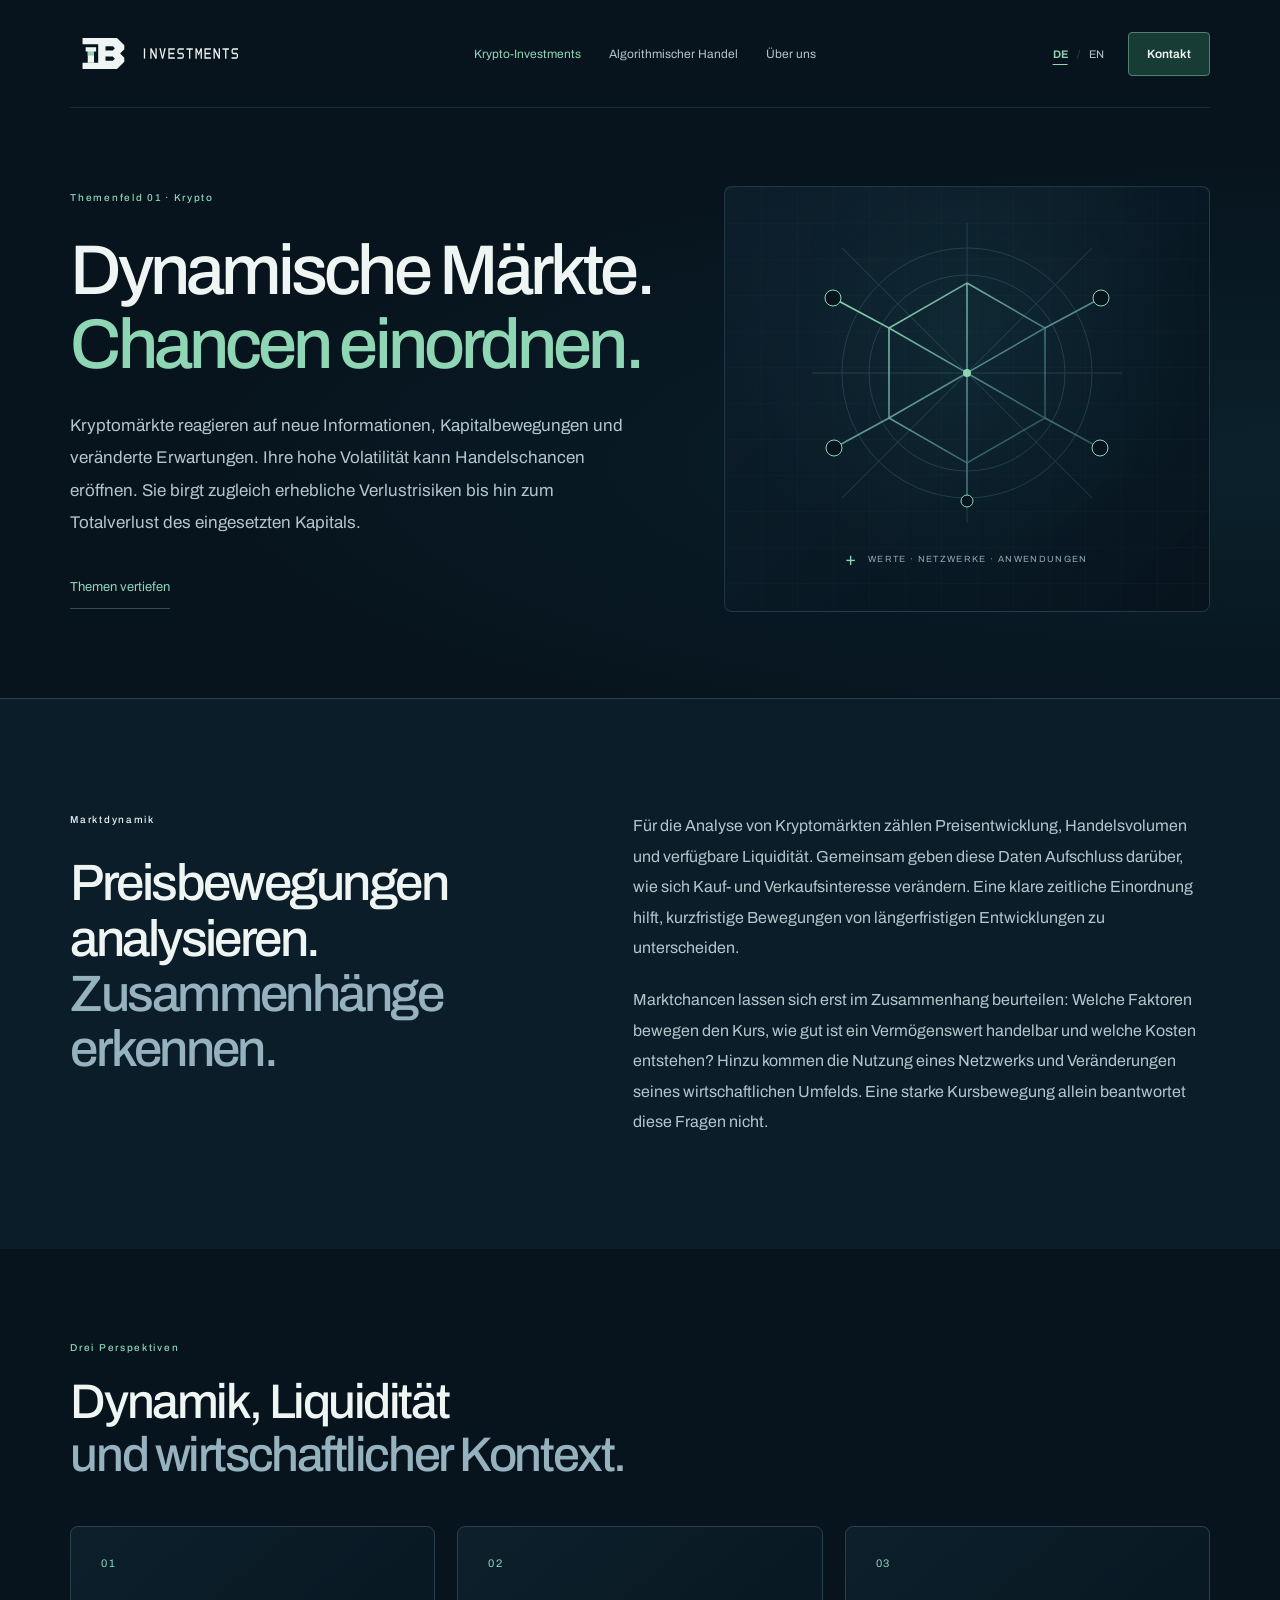
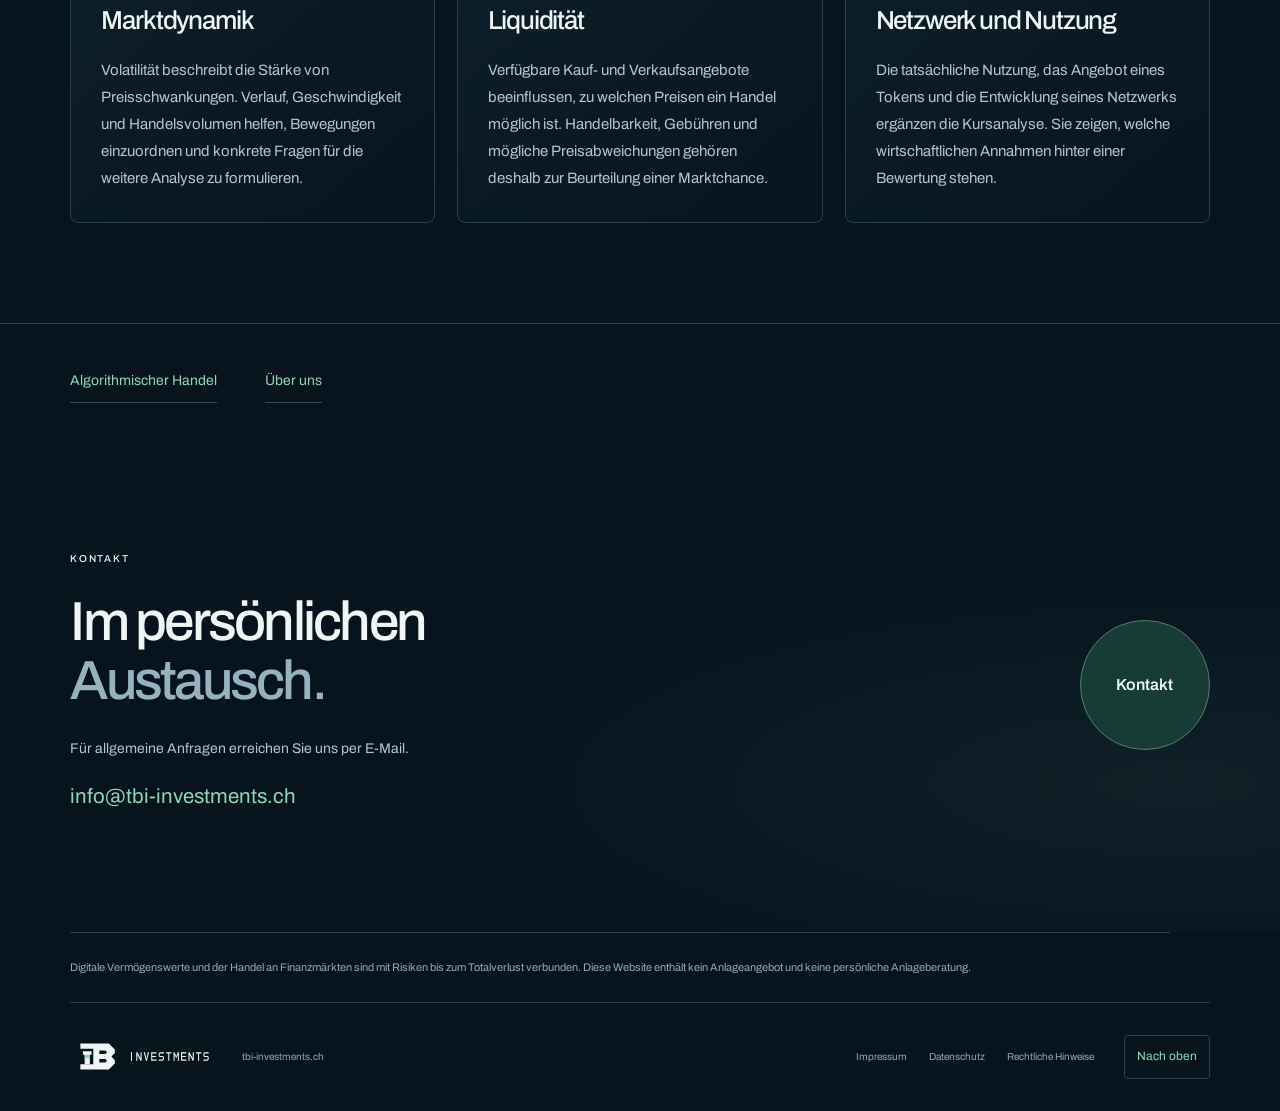
<file: public/krypto-investments.html>
<!doctype html>
<html lang="de-CH"><head><meta charset="utf-8"><meta name="viewport" content="width=device-width, initial-scale=1"><meta name="description" content="Kryptomärkte im Fokus: Volatilität, Liquidität und Marktchancen im Zusammenhang analysieren – mit einem klaren Blick auf das Verlustrisiko."><meta name="robots" content="noindex, nofollow"><meta name="tbi-release-status" content="ready"><meta name="theme-color" content="#07141e"><title>Krypto-Investments | TBI Investments</title><link rel="alternate" hreflang="de-CH" href="./krypto-investments.html"><link rel="alternate" hreflang="en" href="./en/krypto-investments.html"><link rel="icon" type="image/svg+xml" href="./favicon.svg"><link rel="stylesheet" href="./style.css"><link rel="stylesheet" href="./content.css"><link rel="stylesheet" href="./bilingual.css"><script type="module" src="./main.js"></script></head>
<body class="content-page" id="start"><a class="skip" href="#inhalt">Zum Inhalt</a><header class="header"><a class="brand" href="./index.html" aria-label="TBI Investments — Startseite"><img src="./assets/brand/final/solid-balance-logo-light.svg" width="224" height="72" alt="TBI Investments"></a><nav class="desktop-nav" aria-label="Hauptnavigation"><a href="./krypto-investments.html" aria-current="page">Krypto-Investments</a><a href="./algorithmischer-handel.html">Algorithmischer Handel</a><a href="./ueber-uns.html">Über uns</a></nav><div class="header-actions"><div class="language-switch" role="group" aria-label="Sprache wählen"><a href="./krypto-investments.html" lang="de" hreflang="de-CH" aria-current="true">DE</a><span aria-hidden="true">/</span><a href="./en/krypto-investments.html" lang="en" hreflang="en">EN</a></div><details class="mobile-menu"><summary aria-label="Mobile Navigation">Menü</summary><nav aria-label="Mobile Navigation"><a href="./index.html">Startseite</a><a href="./krypto-investments.html" aria-current="page">Krypto-Investments</a><a href="./algorithmischer-handel.html">Algorithmischer Handel</a><a href="./ueber-uns.html">Über uns</a><a href="mailto:info@tbi-investments.ch">Kontakt</a></nav></details><a class="contact-link" href="mailto:info@tbi-investments.ch" aria-label="Kontakt: info@tbi-investments.ch">Kontakt</a></div></header><main id="inhalt"><section class="page-hero" aria-labelledby="page-title"><div><p class="eyebrow">Themenfeld 01 · Krypto</p><h1 class="page-title" id="page-title">Dynamische Märkte.<br><span>Chancen einordnen.</span></h1><p class="lead-text">Kryptomärkte reagieren auf neue Informationen, Kapitalbewegungen und veränderte Erwartungen. Ihre hohe Volatilität kann Handelschancen eröffnen. Sie birgt zugleich erhebliche Verlustrisiken bis hin zum Totalverlust des eingesetzten Kapitals.</p><a class="text-link" href="#einblick">Themen vertiefen</a></div><div class="page-visual" aria-hidden="true"><svg viewBox="0 0 360 300" fill="none"><defs><linearGradient id="network-edge" x2="1" y2="1"><stop stop-color="#8fd6b5"/><stop offset="1" stop-color="#73b5cb" stop-opacity=".25"/></linearGradient></defs><g stroke="#73b5cb" opacity=".2"><circle cx="180" cy="150" r="125"/><circle cx="180" cy="150" r="98"/><path d="M25 150h310M180 0v300M55 25l250 250M55 275 305 25"/></g><g stroke="url(#network-edge)" stroke-width="1.5"><path d="m180 60 78 45v90l-78 45-78-45v-90Zm-78 45 78 45 78-45M180 150v90M180 60v90l-78 45M180 150l78 45"/><path d="M102 105 46 75m212 30 56-30M180 240v38M102 195l-55 30m211-30 55 30"/></g><g fill="#07141e" stroke="#8fd6b5"><circle cx="46" cy="75" r="8"/><circle cx="314" cy="75" r="8"/><circle cx="47" cy="225" r="8"/><circle cx="313" cy="225" r="8"/><circle cx="180" cy="278" r="6"/></g><circle cx="180" cy="150" r="4" fill="#8fd6b5"/></svg><div class="visual-caption">WERTE · NETZWERKE · ANWENDUNGEN</div></div></section><section class="reading-section section" id="einblick" aria-labelledby="einblick-title"><div><p class="eyebrow">Marktdynamik</p><h2 id="einblick-title">Preisbewegungen analysieren.<br><span>Zusammenhänge erkennen.</span></h2></div><div class="prose"><p>Für die Analyse von Kryptomärkten zählen Preisentwicklung, Handelsvolumen und verfügbare Liquidität. Gemeinsam geben diese Daten Aufschluss darüber, wie sich Kauf- und Verkaufsinteresse verändern. Eine klare zeitliche Einordnung hilft, kurzfristige Bewegungen von längerfristigen Entwicklungen zu unterscheiden.</p><p>Marktchancen lassen sich erst im Zusammenhang beurteilen: Welche Faktoren bewegen den Kurs, wie gut ist ein Vermögenswert handelbar und welche Kosten entstehen? Hinzu kommen die Nutzung eines Netzwerks und Veränderungen seines wirtschaftlichen Umfelds. Eine starke Kursbewegung allein beantwortet diese Fragen nicht.</p></div></section><section class="topics-section section" id="crypto-section-2" aria-labelledby="crypto-section-2-title"><div class="topics-heading"><div><p class="eyebrow">Drei Perspektiven</p><h2 id="crypto-section-2-title">Dynamik, Liquidität<br><span>und wirtschaftlicher Kontext.</span></h2></div></div><div class="topic-grid"><article class="topic"><span class="topic-number">01</span><h3>Marktdynamik</h3><p>Volatilität beschreibt die Stärke von Preisschwankungen. Verlauf, Geschwindigkeit und Handelsvolumen helfen, Bewegungen einzuordnen und konkrete Fragen für die weitere Analyse zu formulieren.</p></article><article class="topic"><span class="topic-number">02</span><h3>Liquidität</h3><p>Verfügbare Kauf- und Verkaufsangebote beeinflussen, zu welchen Preisen ein Handel möglich ist. Handelbarkeit, Gebühren und mögliche Preisabweichungen gehören deshalb zur Beurteilung einer Marktchance.</p></article><article class="topic"><span class="topic-number">03</span><h3>Netzwerk und Nutzung</h3><p>Die tatsächliche Nutzung, das Angebot eines Tokens und die Entwicklung seines Netzwerks ergänzen die Kursanalyse. Sie zeigen, welche wirtschaftlichen Annahmen hinter einer Bewertung stehen.</p></article></div></section><nav class="related-pages section" aria-label="Weitere Perspektiven"><a class="text-link" href="./algorithmischer-handel.html">Algorithmischer Handel</a><a class="text-link" href="./ueber-uns.html">Über uns</a></nav><section class="contact-section section" id="kontakt" aria-labelledby="contact-title"><div><p class="eyebrow">KONTAKT</p><h2 id="contact-title">Im persönlichen<br><span>Austausch.</span></h2><p class="contact-caption">Für allgemeine Anfragen erreichen Sie uns per E-Mail.</p><a class="contact-email" href="mailto:info@tbi-investments.ch">info@tbi-investments.ch</a></div><a class="contact-circle" href="mailto:info@tbi-investments.ch" aria-label="Kontakt: info@tbi-investments.ch">Kontakt</a></section></main><div class="risk-note">Digitale Vermögenswerte und der Handel an Finanzmärkten sind mit Risiken bis zum Totalverlust verbunden. Diese Website enthält kein Anlageangebot und keine persönliche Anlageberatung.</div><footer class="footer"><a class="footer-brand" href="./index.html"><img src="./assets/brand/final/solid-balance-logo-light.svg" width="224" height="72" alt="TBI Investments"></a><span>tbi-investments.ch</span><div><a href="./impressum.html">Impressum</a><a href="./datenschutz.html">Datenschutz</a><a href="./rechtliche-hinweise.html">Rechtliche Hinweise</a></div><a class="back-top" href="#start" aria-label="Zum Seitenanfang">Nach oben</a></footer></body></html>
</file>
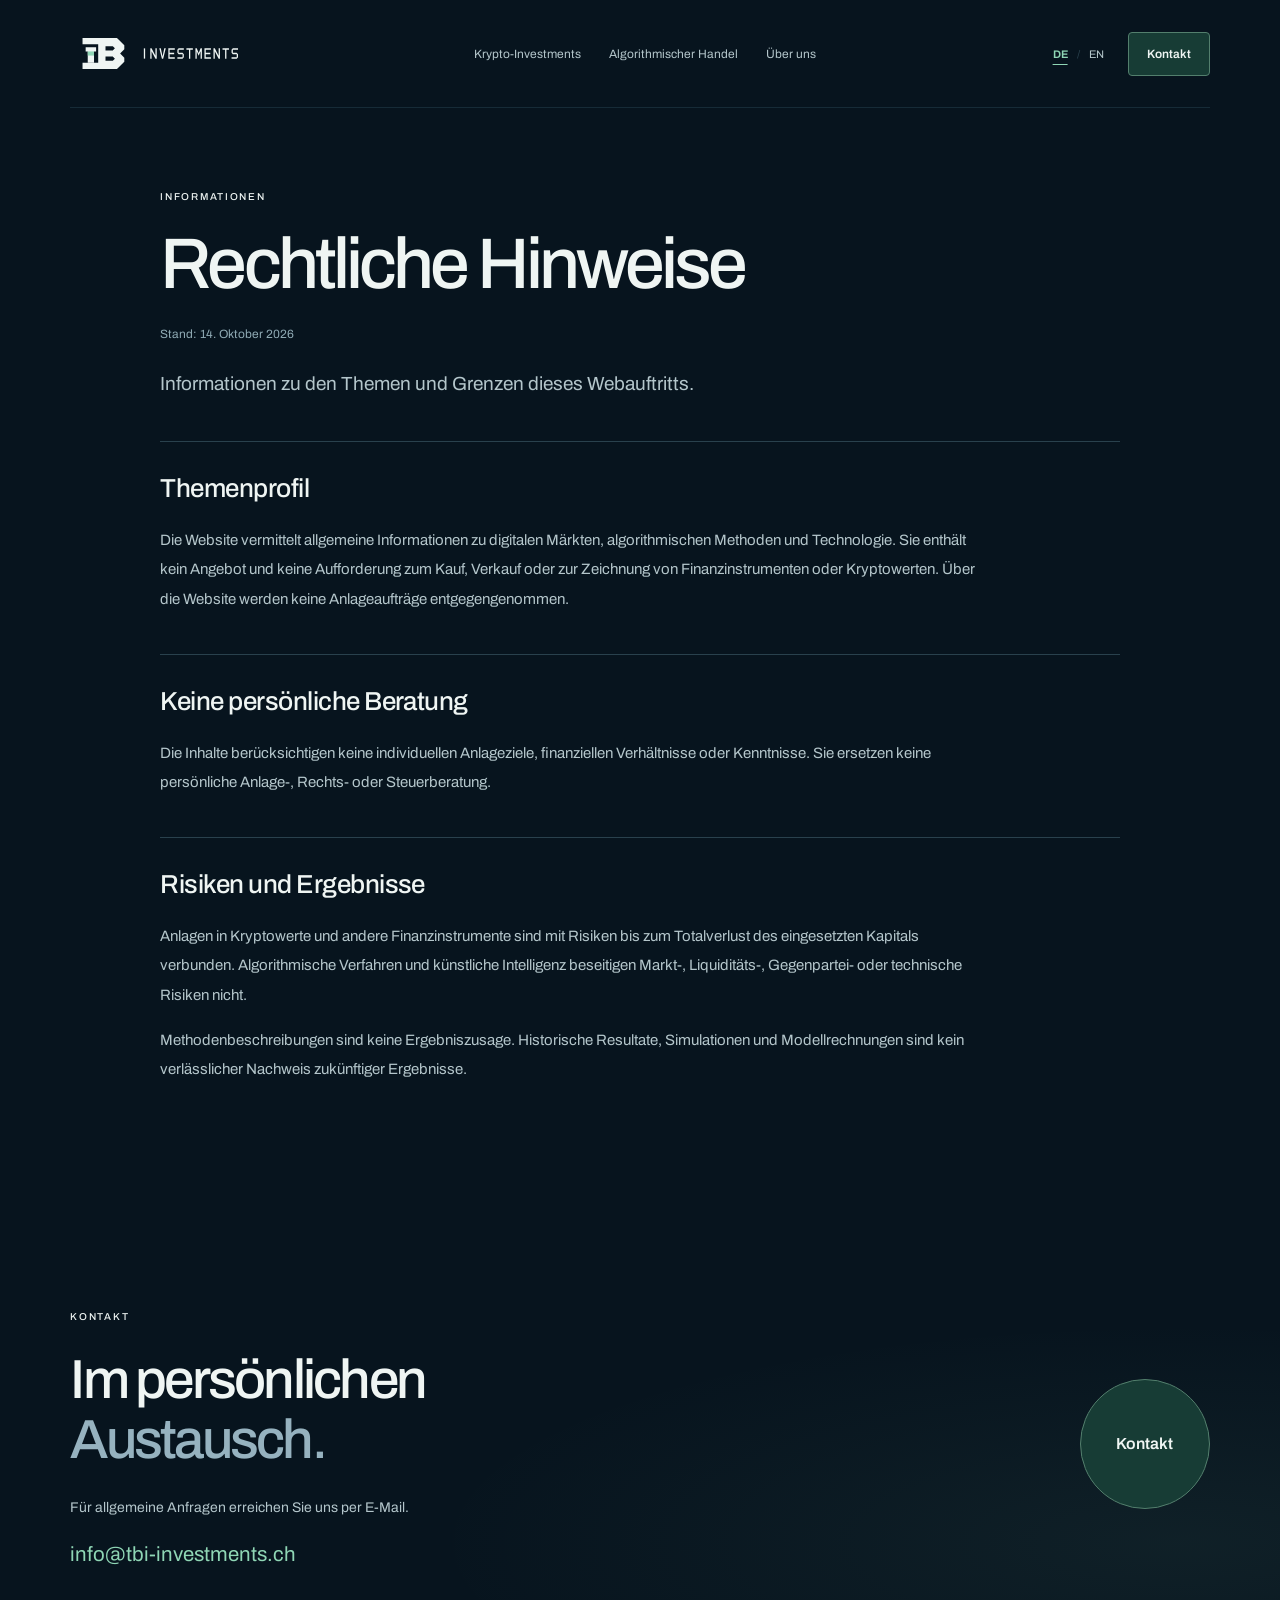
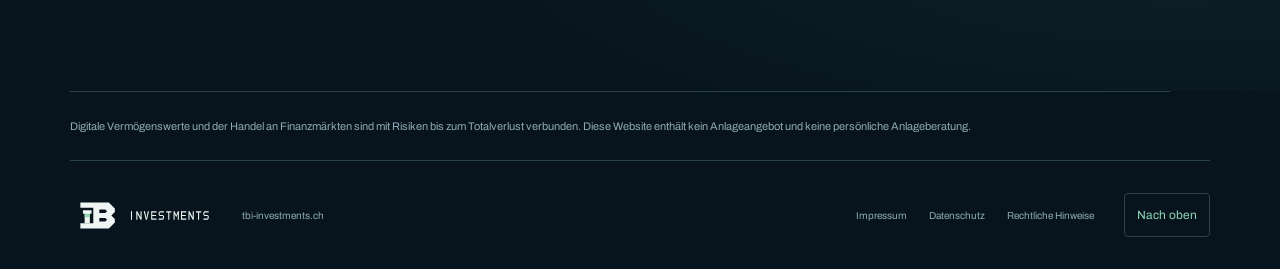
<file: public/rechtliche-hinweise.html>
<!doctype html>
<html lang="de-CH"><head><meta charset="utf-8"><meta name="viewport" content="width=device-width, initial-scale=1"><meta name="description" content="Informationen zu den Themen und Grenzen dieses Webauftritts."><meta name="robots" content="noindex, nofollow"><meta name="tbi-release-status" content="ready"><meta name="theme-color" content="#07141e"><title>Rechtliche Hinweise | TBI Investments</title><link rel="alternate" hreflang="de-CH" href="./rechtliche-hinweise.html"><link rel="alternate" hreflang="en" href="./en/rechtliche-hinweise.html"><link rel="icon" type="image/svg+xml" href="./favicon.svg"><link rel="stylesheet" href="./style.css"><link rel="stylesheet" href="./content.css"><link rel="stylesheet" href="./bilingual.css"><script type="module" src="./main.js"></script></head>
<body class="content-page" id="start"><a class="skip" href="#inhalt">Zum Inhalt</a><header class="header"><a class="brand" href="./index.html" aria-label="TBI Investments — Startseite"><img src="./assets/brand/final/solid-balance-logo-light.svg" width="224" height="72" alt="TBI Investments"></a><nav class="desktop-nav" aria-label="Hauptnavigation"><a href="./krypto-investments.html">Krypto-Investments</a><a href="./algorithmischer-handel.html">Algorithmischer Handel</a><a href="./ueber-uns.html">Über uns</a></nav><div class="header-actions"><div class="language-switch" role="group" aria-label="Sprache wählen"><a href="./rechtliche-hinweise.html" lang="de" hreflang="de-CH" aria-current="true">DE</a><span aria-hidden="true">/</span><a href="./en/rechtliche-hinweise.html" lang="en" hreflang="en">EN</a></div><details class="mobile-menu"><summary aria-label="Mobile Navigation">Menü</summary><nav aria-label="Mobile Navigation"><a href="./index.html">Startseite</a><a href="./krypto-investments.html">Krypto-Investments</a><a href="./algorithmischer-handel.html">Algorithmischer Handel</a><a href="./ueber-uns.html">Über uns</a><a href="mailto:info@tbi-investments.ch">Kontakt</a></nav></details><a class="contact-link" href="mailto:info@tbi-investments.ch" aria-label="Kontakt: info@tbi-investments.ch">Kontakt</a></div></header><main id="inhalt"><article class="legal-document section"><p class="eyebrow">INFORMATIONEN</p><h1 class="page-title">Rechtliche Hinweise</h1><p class="legal-updated">Stand: 14. Oktober 2026</p><p class="legal-lead">Informationen zu den Themen und Grenzen dieses Webauftritts.</p><section class="legal-section"><h2>Themenprofil</h2><p>Die Website vermittelt allgemeine Informationen zu digitalen Märkten, algorithmischen Methoden und Technologie. Sie enthält kein Angebot und keine Aufforderung zum Kauf, Verkauf oder zur Zeichnung von Finanzinstrumenten oder Kryptowerten. Über die Website werden keine Anlageaufträge entgegengenommen.</p></section><section class="legal-section"><h2>Keine persönliche Beratung</h2><p>Die Inhalte berücksichtigen keine individuellen Anlageziele, finanziellen Verhältnisse oder Kenntnisse. Sie ersetzen keine persönliche Anlage-, Rechts- oder Steuerberatung.</p></section><section class="legal-section"><h2>Risiken und Ergebnisse</h2><p>Anlagen in Kryptowerte und andere Finanzinstrumente sind mit Risiken bis zum Totalverlust des eingesetzten Kapitals verbunden. Algorithmische Verfahren und künstliche Intelligenz beseitigen Markt-, Liquiditäts-, Gegenpartei- oder technische Risiken nicht.</p><p>Methodenbeschreibungen sind keine Ergebniszusage. Historische Resultate, Simulationen und Modellrechnungen sind kein verlässlicher Nachweis zukünftiger Ergebnisse.</p></section></article><section class="contact-section section" id="kontakt" aria-labelledby="contact-title"><div><p class="eyebrow">KONTAKT</p><h2 id="contact-title">Im persönlichen<br><span>Austausch.</span></h2><p class="contact-caption">Für allgemeine Anfragen erreichen Sie uns per E-Mail.</p><a class="contact-email" href="mailto:info@tbi-investments.ch">info@tbi-investments.ch</a></div><a class="contact-circle" href="mailto:info@tbi-investments.ch" aria-label="Kontakt: info@tbi-investments.ch">Kontakt</a></section></main><div class="risk-note">Digitale Vermögenswerte und der Handel an Finanzmärkten sind mit Risiken bis zum Totalverlust verbunden. Diese Website enthält kein Anlageangebot und keine persönliche Anlageberatung.</div><footer class="footer"><a class="footer-brand" href="./index.html"><img src="./assets/brand/final/solid-balance-logo-light.svg" width="224" height="72" alt="TBI Investments"></a><span>tbi-investments.ch</span><div><a href="./impressum.html">Impressum</a><a href="./datenschutz.html">Datenschutz</a><a href="./rechtliche-hinweise.html">Rechtliche Hinweise</a></div><a class="back-top" href="#start" aria-label="Zum Seitenanfang">Nach oben</a></footer></body></html>
</file>
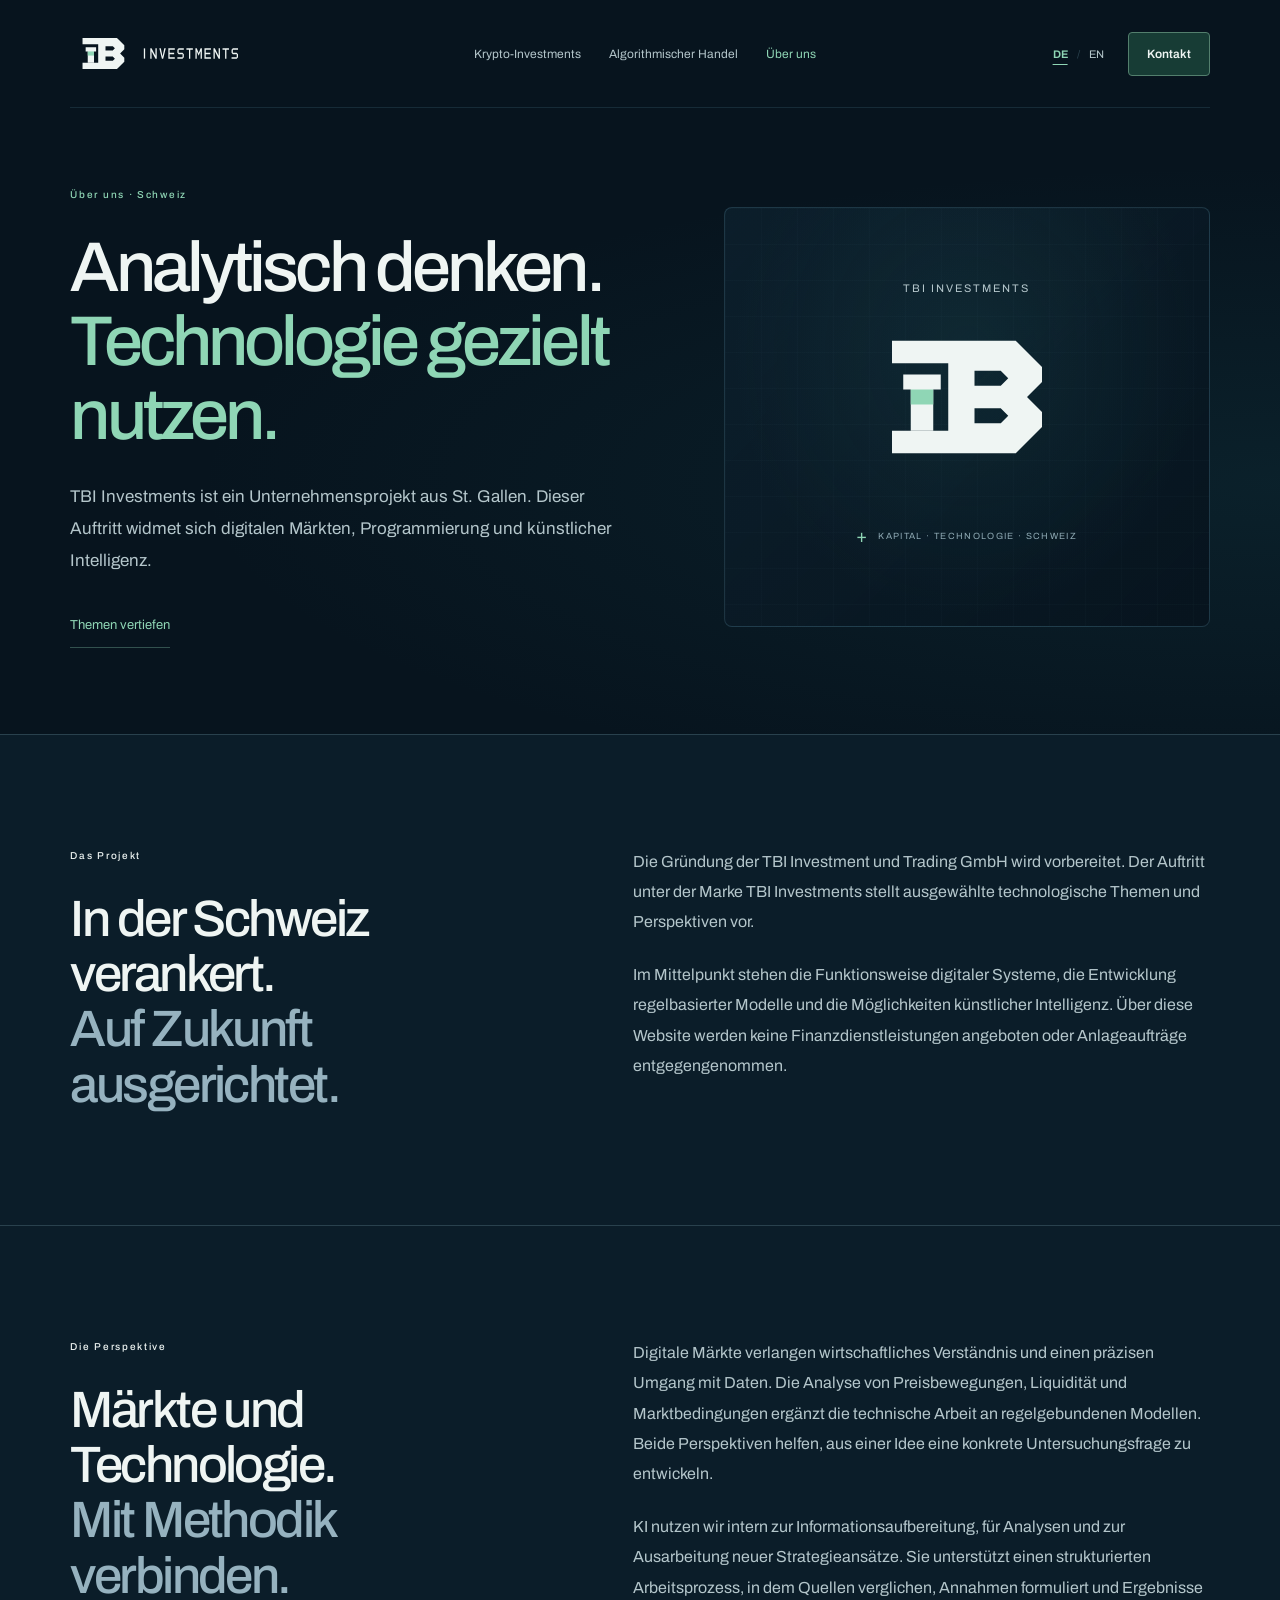
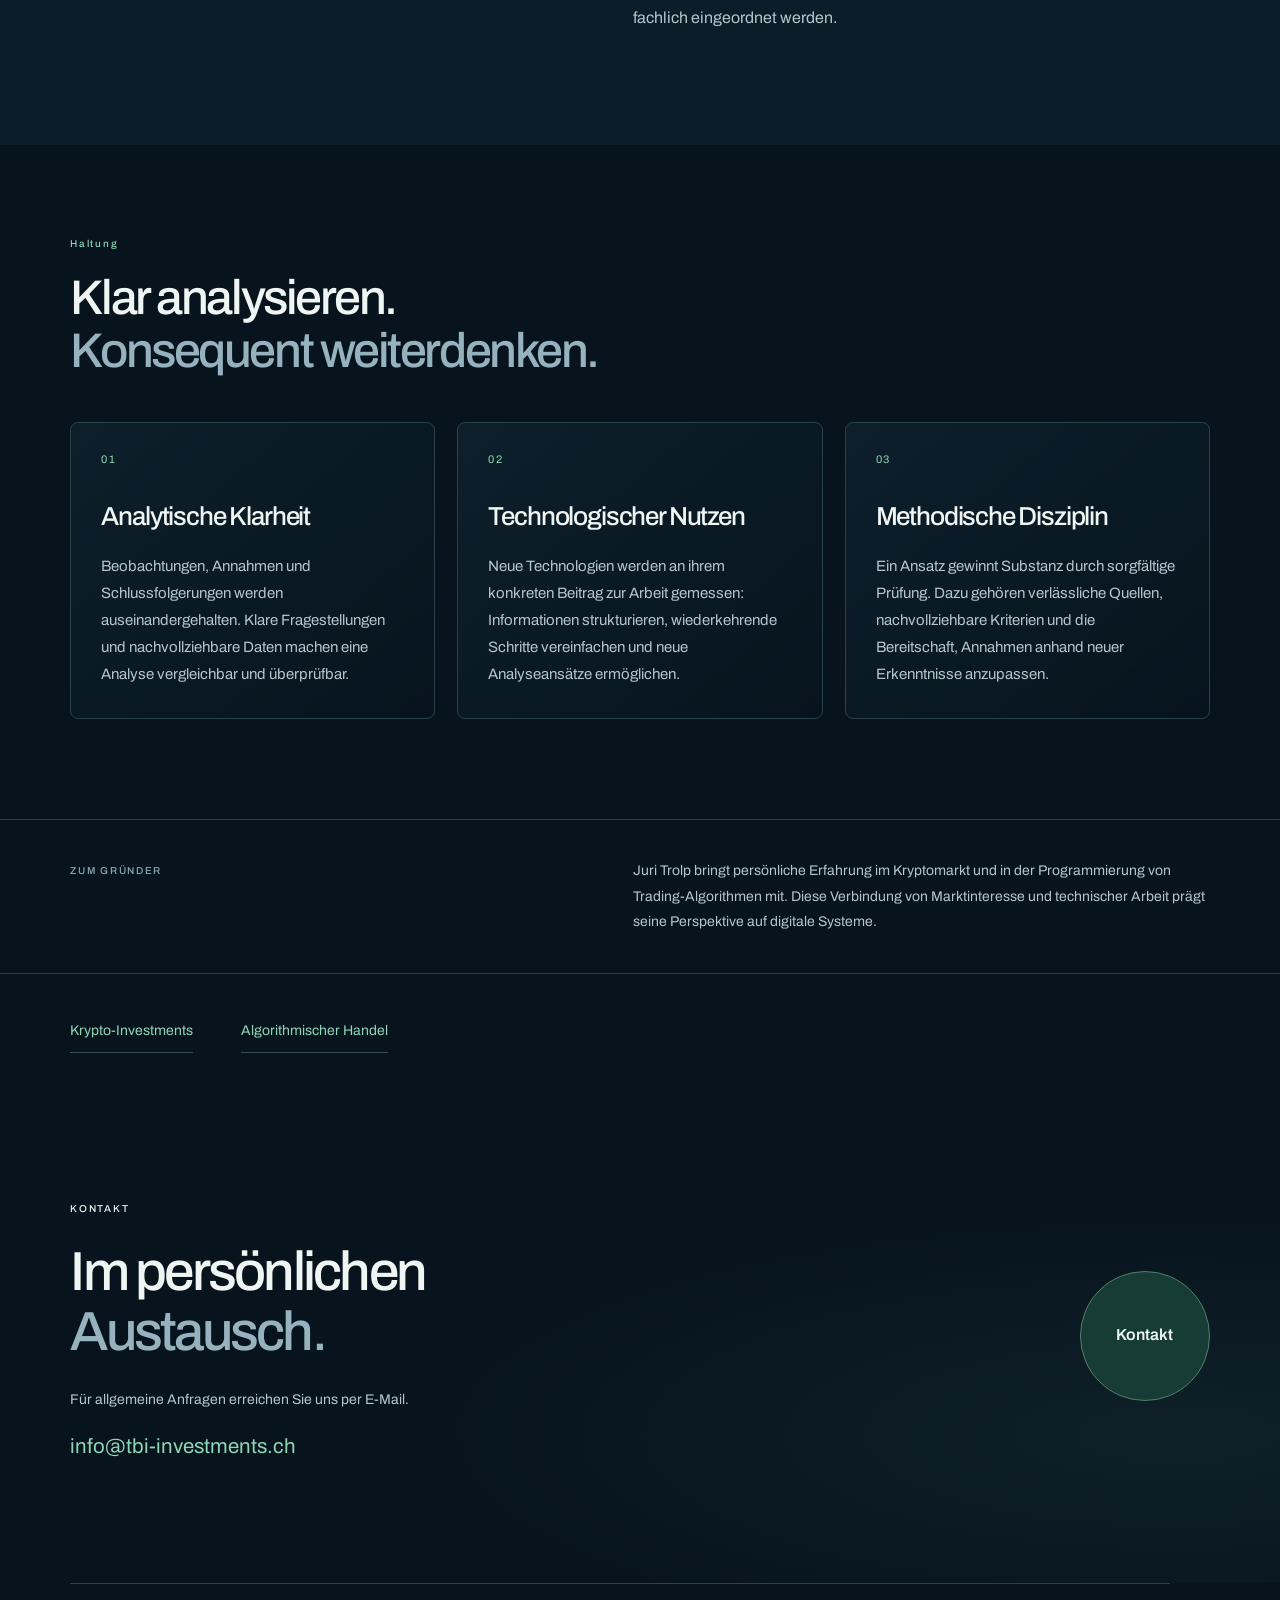
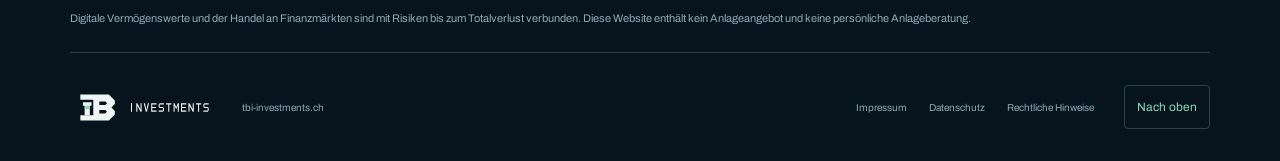
<file: public/ueber-uns.html>
<!doctype html>
<html lang="de-CH"><head><meta charset="utf-8"><meta name="viewport" content="width=device-width, initial-scale=1"><meta name="description" content="TBI Investments: ein Unternehmensprojekt aus St. Gallen mit Interesse an digitalen Märkten, regelgebundenen Modellen und praktischem KI-Einsatz."><meta name="robots" content="noindex, nofollow"><meta name="tbi-release-status" content="ready"><meta name="theme-color" content="#07141e"><title>Über uns | TBI Investments</title><link rel="alternate" hreflang="de-CH" href="./ueber-uns.html"><link rel="alternate" hreflang="en" href="./en/ueber-uns.html"><link rel="icon" type="image/svg+xml" href="./favicon.svg"><link rel="stylesheet" href="./style.css"><link rel="stylesheet" href="./content.css"><link rel="stylesheet" href="./bilingual.css"><script type="module" src="./main.js"></script></head>
<body class="content-page" id="start"><a class="skip" href="#inhalt">Zum Inhalt</a><header class="header"><a class="brand" href="./index.html" aria-label="TBI Investments — Startseite"><img src="./assets/brand/final/solid-balance-logo-light.svg" width="224" height="72" alt="TBI Investments"></a><nav class="desktop-nav" aria-label="Hauptnavigation"><a href="./krypto-investments.html">Krypto-Investments</a><a href="./algorithmischer-handel.html">Algorithmischer Handel</a><a href="./ueber-uns.html" aria-current="page">Über uns</a></nav><div class="header-actions"><div class="language-switch" role="group" aria-label="Sprache wählen"><a href="./ueber-uns.html" lang="de" hreflang="de-CH" aria-current="true">DE</a><span aria-hidden="true">/</span><a href="./en/ueber-uns.html" lang="en" hreflang="en">EN</a></div><details class="mobile-menu"><summary aria-label="Mobile Navigation">Menü</summary><nav aria-label="Mobile Navigation"><a href="./index.html">Startseite</a><a href="./krypto-investments.html">Krypto-Investments</a><a href="./algorithmischer-handel.html">Algorithmischer Handel</a><a href="./ueber-uns.html" aria-current="page">Über uns</a><a href="mailto:info@tbi-investments.ch">Kontakt</a></nav></details><a class="contact-link" href="mailto:info@tbi-investments.ch" aria-label="Kontakt: info@tbi-investments.ch">Kontakt</a></div></header><main id="inhalt"><section class="page-hero" aria-labelledby="page-title"><div><p class="eyebrow">Über uns · Schweiz</p><h1 class="page-title" id="page-title">Analytisch denken.<br><span>Technologie gezielt nutzen.</span></h1><p class="lead-text">TBI Investments ist ein Unternehmensprojekt aus St. Gallen. Dieser Auftritt widmet sich digitalen Märkten, Programmierung und künstlicher Intelligenz.</p><a class="text-link" href="#einblick">Themen vertiefen</a></div><div class="page-visual company-art" aria-hidden="true"><span class="company-art-label">TBI INVESTMENTS</span><img class="company-mark" src="./assets/brand/final/solid-balance-symbol-light.svg" width="128" height="80" alt=""><span class="visual-caption">KAPITAL · TECHNOLOGIE · SCHWEIZ</span></div></section><section class="reading-section section" id="einblick" aria-labelledby="einblick-title"><div><p class="eyebrow">Das Projekt</p><h2 id="einblick-title">In der Schweiz verankert.<br><span>Auf Zukunft ausgerichtet.</span></h2></div><div class="prose"><p>Die Gründung der TBI Investment und Trading GmbH wird vorbereitet. Der Auftritt unter der Marke TBI Investments stellt ausgewählte technologische Themen und Perspektiven vor.</p><p>Im Mittelpunkt stehen die Funktionsweise digitaler Systeme, die Entwicklung regelbasierter Modelle und die Möglichkeiten künstlicher Intelligenz. Über diese Website werden keine Finanzdienstleistungen angeboten oder Anlageaufträge entgegengenommen.</p></div></section><section class="reading-section section" id="about-section-2" aria-labelledby="about-section-2-title"><div><p class="eyebrow">Die Perspektive</p><h2 id="about-section-2-title">Märkte und Technologie.<br><span>Mit Methodik verbinden.</span></h2></div><div class="prose"><p>Digitale Märkte verlangen wirtschaftliches Verständnis und einen präzisen Umgang mit Daten. Die Analyse von Preisbewegungen, Liquidität und Marktbedingungen ergänzt die technische Arbeit an regelgebundenen Modellen. Beide Perspektiven helfen, aus einer Idee eine konkrete Untersuchungsfrage zu entwickeln.</p><p>KI nutzen wir intern zur Informationsaufbereitung, für Analysen und zur Ausarbeitung neuer Strategieansätze. Sie unterstützt einen strukturierten Arbeitsprozess, in dem Quellen verglichen, Annahmen formuliert und Ergebnisse fachlich eingeordnet werden.</p></div></section><section class="topics-section section" id="about-section-3" aria-labelledby="about-section-3-title"><div class="topics-heading"><div><p class="eyebrow">Haltung</p><h2 id="about-section-3-title">Klar analysieren.<br><span>Konsequent weiterdenken.</span></h2></div></div><div class="topic-grid"><article class="topic"><span class="topic-number">01</span><h3>Analytische Klarheit</h3><p>Beobachtungen, Annahmen und Schlussfolgerungen werden auseinandergehalten. Klare Fragestellungen und nachvollziehbare Daten machen eine Analyse vergleichbar und überprüfbar.</p></article><article class="topic"><span class="topic-number">02</span><h3>Technologischer Nutzen</h3><p>Neue Technologien werden an ihrem konkreten Beitrag zur Arbeit gemessen: Informationen strukturieren, wiederkehrende Schritte vereinfachen und neue Analyseansätze ermöglichen.</p></article><article class="topic"><span class="topic-number">03</span><h3>Methodische Disziplin</h3><p>Ein Ansatz gewinnt Substanz durch sorgfältige Prüfung. Dazu gehören verlässliche Quellen, nachvollziehbare Kriterien und die Bereitschaft, Annahmen anhand neuer Erkenntnisse anzupassen.</p></article></div></section><aside class="founder-note section" aria-labelledby="founder-title"><p class="eyebrow" id="founder-title">ZUM GRÜNDER</p><p>Juri Trolp bringt persönliche Erfahrung im Kryptomarkt und in der Programmierung von Trading-Algorithmen mit. Diese Verbindung von Marktinteresse und technischer Arbeit prägt seine Perspektive auf digitale Systeme.</p></aside><nav class="related-pages section" aria-label="Weitere Perspektiven"><a class="text-link" href="./krypto-investments.html">Krypto-Investments</a><a class="text-link" href="./algorithmischer-handel.html">Algorithmischer Handel</a></nav><section class="contact-section section" id="kontakt" aria-labelledby="contact-title"><div><p class="eyebrow">KONTAKT</p><h2 id="contact-title">Im persönlichen<br><span>Austausch.</span></h2><p class="contact-caption">Für allgemeine Anfragen erreichen Sie uns per E-Mail.</p><a class="contact-email" href="mailto:info@tbi-investments.ch">info@tbi-investments.ch</a></div><a class="contact-circle" href="mailto:info@tbi-investments.ch" aria-label="Kontakt: info@tbi-investments.ch">Kontakt</a></section></main><div class="risk-note">Digitale Vermögenswerte und der Handel an Finanzmärkten sind mit Risiken bis zum Totalverlust verbunden. Diese Website enthält kein Anlageangebot und keine persönliche Anlageberatung.</div><footer class="footer"><a class="footer-brand" href="./index.html"><img src="./assets/brand/final/solid-balance-logo-light.svg" width="224" height="72" alt="TBI Investments"></a><span>tbi-investments.ch</span><div><a href="./impressum.html">Impressum</a><a href="./datenschutz.html">Datenschutz</a><a href="./rechtliche-hinweise.html">Rechtliche Hinweise</a></div><a class="back-top" href="#start" aria-label="Zum Seitenanfang">Nach oben</a></footer></body></html>
</file>
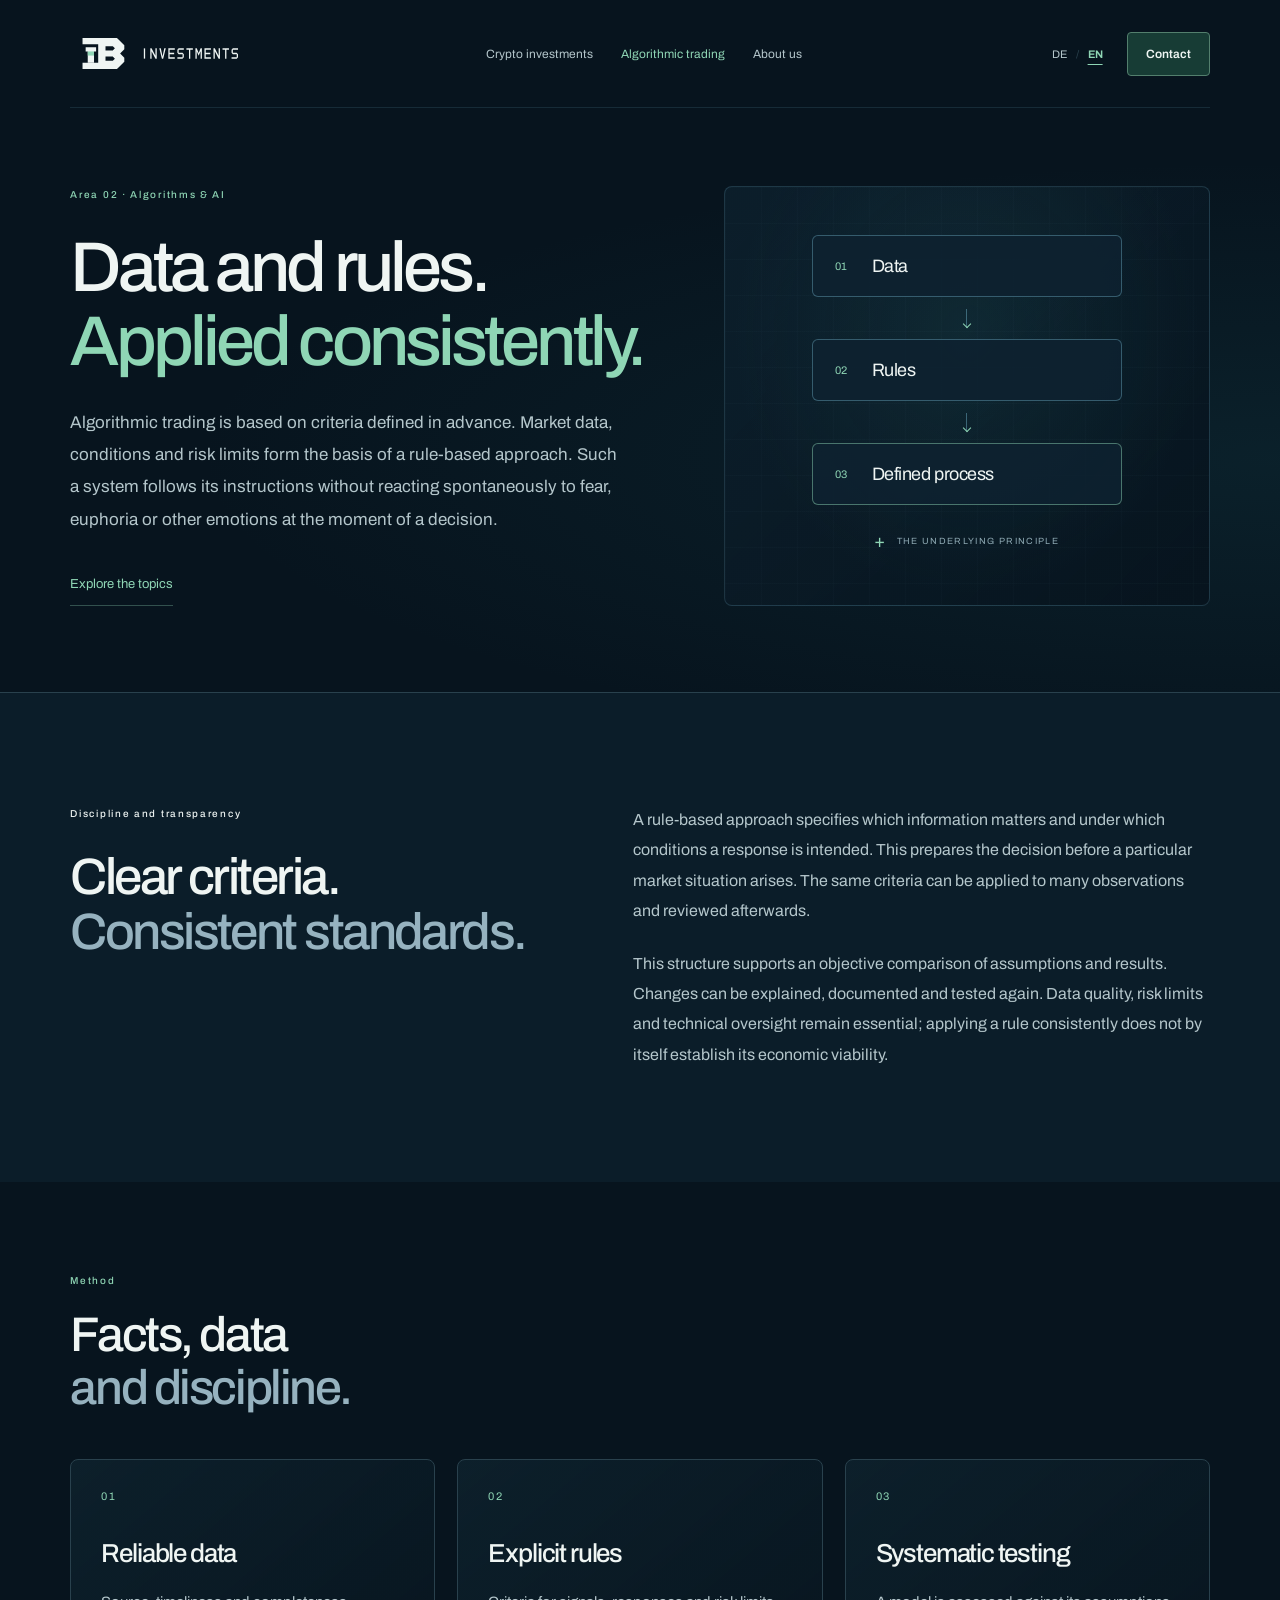
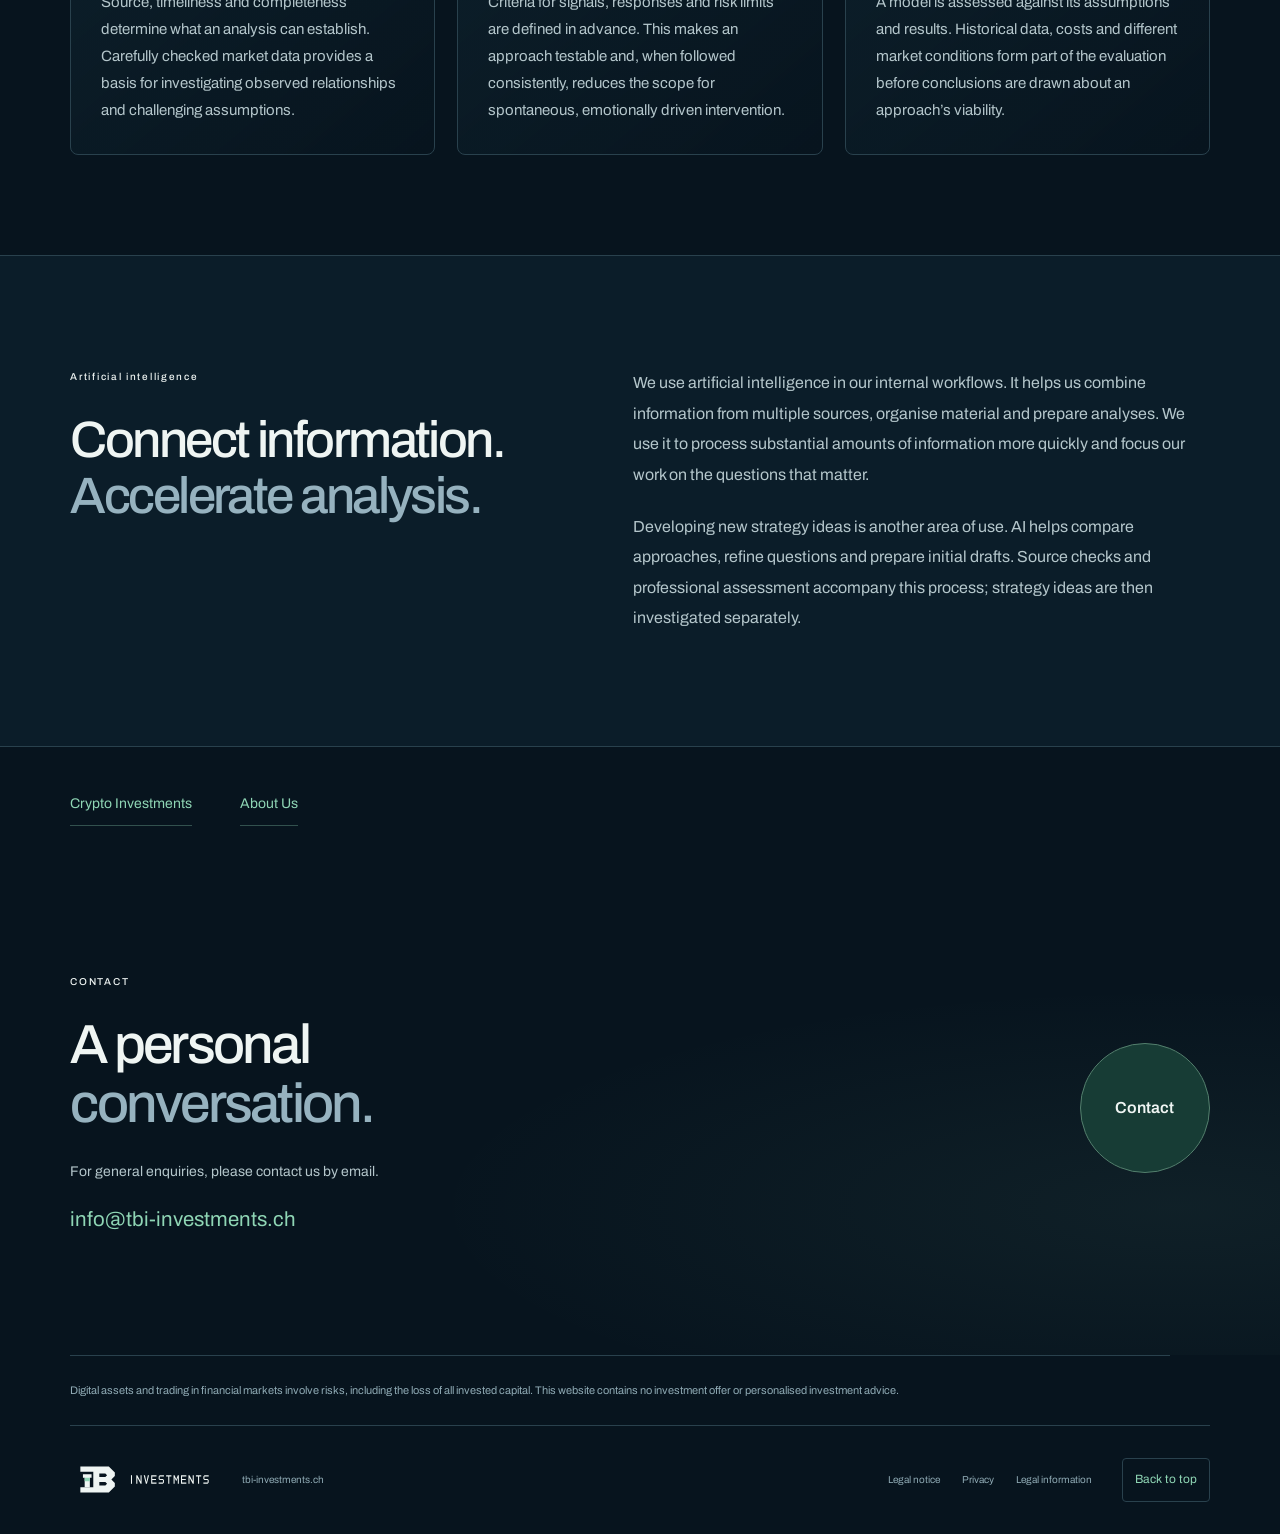
<file: public/en/algorithmischer-handel.html>
<!doctype html>
<html lang="en"><head><meta charset="utf-8"><meta name="viewport" content="width=device-width, initial-scale=1"><meta name="description" content="Algorithmic approaches combine market data with clear rules and consistent application. AI supports our internal information processing, analyses and strategy ideas."><meta name="robots" content="noindex, nofollow"><meta name="tbi-release-status" content="ready"><meta name="theme-color" content="#07141e"><title>Algorithmic Trading | TBI Investments</title><link rel="alternate" hreflang="de-CH" href="../algorithmischer-handel.html"><link rel="alternate" hreflang="en" href="./algorithmischer-handel.html"><link rel="icon" type="image/svg+xml" href="../favicon.svg"><link rel="stylesheet" href="../style.css"><link rel="stylesheet" href="../content.css"><link rel="stylesheet" href="../bilingual.css"><script type="module" src="../main.js"></script></head>
<body class="content-page" id="start"><a class="skip" href="#inhalt">Skip to content</a><header class="header"><a class="brand" href="./index.html" aria-label="TBI Investments — Home"><img src="../assets/brand/final/solid-balance-logo-light.svg" width="224" height="72" alt="TBI Investments"></a><nav class="desktop-nav" aria-label="Main navigation"><a href="./krypto-investments.html">Crypto investments</a><a href="./algorithmischer-handel.html" aria-current="page">Algorithmic trading</a><a href="./ueber-uns.html">About us</a></nav><div class="header-actions"><div class="language-switch" role="group" aria-label="Choose language"><a href="../algorithmischer-handel.html" lang="de" hreflang="de-CH">DE</a><span aria-hidden="true">/</span><a href="./algorithmischer-handel.html" lang="en" hreflang="en" aria-current="true">EN</a></div><details class="mobile-menu"><summary aria-label="Mobile navigation">Menu</summary><nav aria-label="Mobile navigation"><a href="./index.html">Home</a><a href="./krypto-investments.html">Crypto investments</a><a href="./algorithmischer-handel.html" aria-current="page">Algorithmic trading</a><a href="./ueber-uns.html">About us</a><a href="mailto:info@tbi-investments.ch">Contact</a></nav></details><a class="contact-link" href="mailto:info@tbi-investments.ch" aria-label="Contact: info@tbi-investments.ch">Contact</a></div></header><main id="inhalt"><section class="page-hero" aria-labelledby="page-title"><div><p class="eyebrow">Area 02 · Algorithms &amp; AI</p><h1 class="page-title" id="page-title">Data and rules.<br><span>Applied consistently.</span></h1><p class="lead-text">Algorithmic trading is based on criteria defined in advance. Market data, conditions and risk limits form the basis of a rule-based approach. Such a system follows its instructions without reacting spontaneously to fear, euphoria or other emotions at the moment of a decision.</p><a class="text-link" href="#einblick">Explore the topics</a></div><div class="page-visual" aria-hidden="true"><div class="principle-diagram"><div class="principle-node"><b>01</b><span>Data</span></div><div class="principle-connector"></div><div class="principle-node"><b>02</b><span>Rules</span></div><div class="principle-connector"></div><div class="principle-node"><b>03</b><span>Defined process</span></div></div><div class="visual-caption">THE UNDERLYING PRINCIPLE</div></div></section><section class="reading-section section" id="einblick" aria-labelledby="einblick-title"><div><p class="eyebrow">Discipline and transparency</p><h2 id="einblick-title">Clear criteria.<br><span>Consistent standards.</span></h2></div><div class="prose"><p>A rule-based approach specifies which information matters and under which conditions a response is intended. This prepares the decision before a particular market situation arises. The same criteria can be applied to many observations and reviewed afterwards.</p><p>This structure supports an objective comparison of assumptions and results. Changes can be explained, documented and tested again. Data quality, risk limits and technical oversight remain essential; applying a rule consistently does not by itself establish its economic viability.</p></div></section><section class="topics-section section" id="algo-section-2" aria-labelledby="algo-section-2-title"><div class="topics-heading"><div><p class="eyebrow">Method</p><h2 id="algo-section-2-title">Facts, data<br><span>and discipline.</span></h2></div></div><div class="topic-grid"><article class="topic"><span class="topic-number">01</span><h3>Reliable data</h3><p>Source, timeliness and completeness determine what an analysis can establish. Carefully checked market data provides a basis for investigating observed relationships and challenging assumptions.</p></article><article class="topic"><span class="topic-number">02</span><h3>Explicit rules</h3><p>Criteria for signals, responses and risk limits are defined in advance. This makes an approach testable and, when followed consistently, reduces the scope for spontaneous, emotionally driven intervention.</p></article><article class="topic"><span class="topic-number">03</span><h3>Systematic testing</h3><p>A model is assessed against its assumptions and results. Historical data, costs and different market conditions form part of the evaluation before conclusions are drawn about an approach’s viability.</p></article></div></section><section class="reading-section section" id="kuenstliche-intelligenz" aria-labelledby="kuenstliche-intelligenz-title"><div><p class="eyebrow">Artificial intelligence</p><h2 id="kuenstliche-intelligenz-title">Connect information.<br><span>Accelerate analysis.</span></h2></div><div class="prose"><p>We use artificial intelligence in our internal workflows. It helps us combine information from multiple sources, organise material and prepare analyses. We use it to process substantial amounts of information more quickly and focus our work on the questions that matter.</p><p>Developing new strategy ideas is another area of use. AI helps compare approaches, refine questions and prepare initial drafts. Source checks and professional assessment accompany this process; strategy ideas are then investigated separately.</p></div></section><nav class="related-pages section" aria-label="Further perspectives"><a class="text-link" href="./krypto-investments.html">Crypto Investments</a><a class="text-link" href="./ueber-uns.html">About Us</a></nav><section class="contact-section section" id="kontakt" aria-labelledby="contact-title"><div><p class="eyebrow">CONTACT</p><h2 id="contact-title">A personal<br><span>conversation.</span></h2><p class="contact-caption">For general enquiries, please contact us by email.</p><a class="contact-email" href="mailto:info@tbi-investments.ch">info@tbi-investments.ch</a></div><a class="contact-circle" href="mailto:info@tbi-investments.ch" aria-label="Contact: info@tbi-investments.ch">Contact</a></section></main><div class="risk-note">Digital assets and trading in financial markets involve risks, including the loss of all invested capital. This website contains no investment offer or personalised investment advice.</div><footer class="footer"><a class="footer-brand" href="./index.html"><img src="../assets/brand/final/solid-balance-logo-light.svg" width="224" height="72" alt="TBI Investments"></a><span>tbi-investments.ch</span><div><a href="./impressum.html">Legal notice</a><a href="./datenschutz.html">Privacy</a><a href="./rechtliche-hinweise.html">Legal information</a></div><a class="back-top" href="#start" aria-label="Back to top">Back to top</a></footer></body></html>
</file>
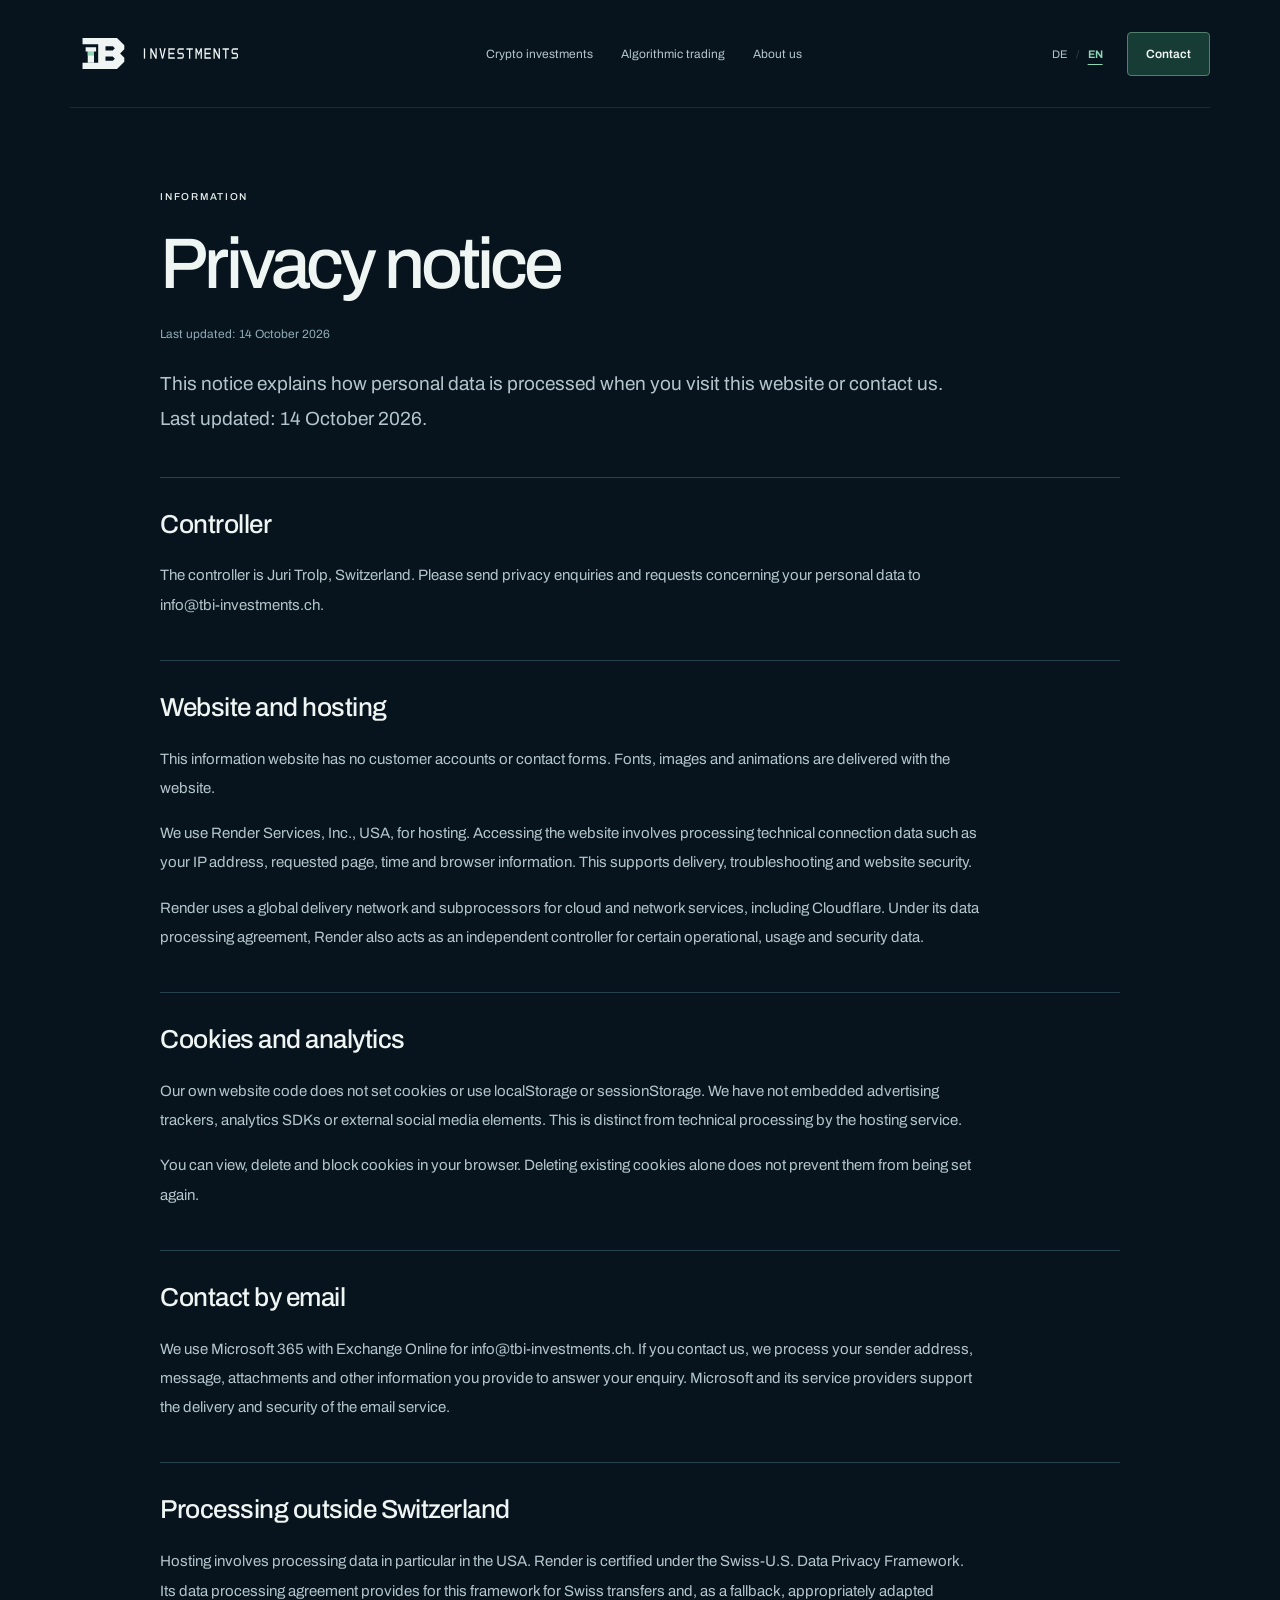
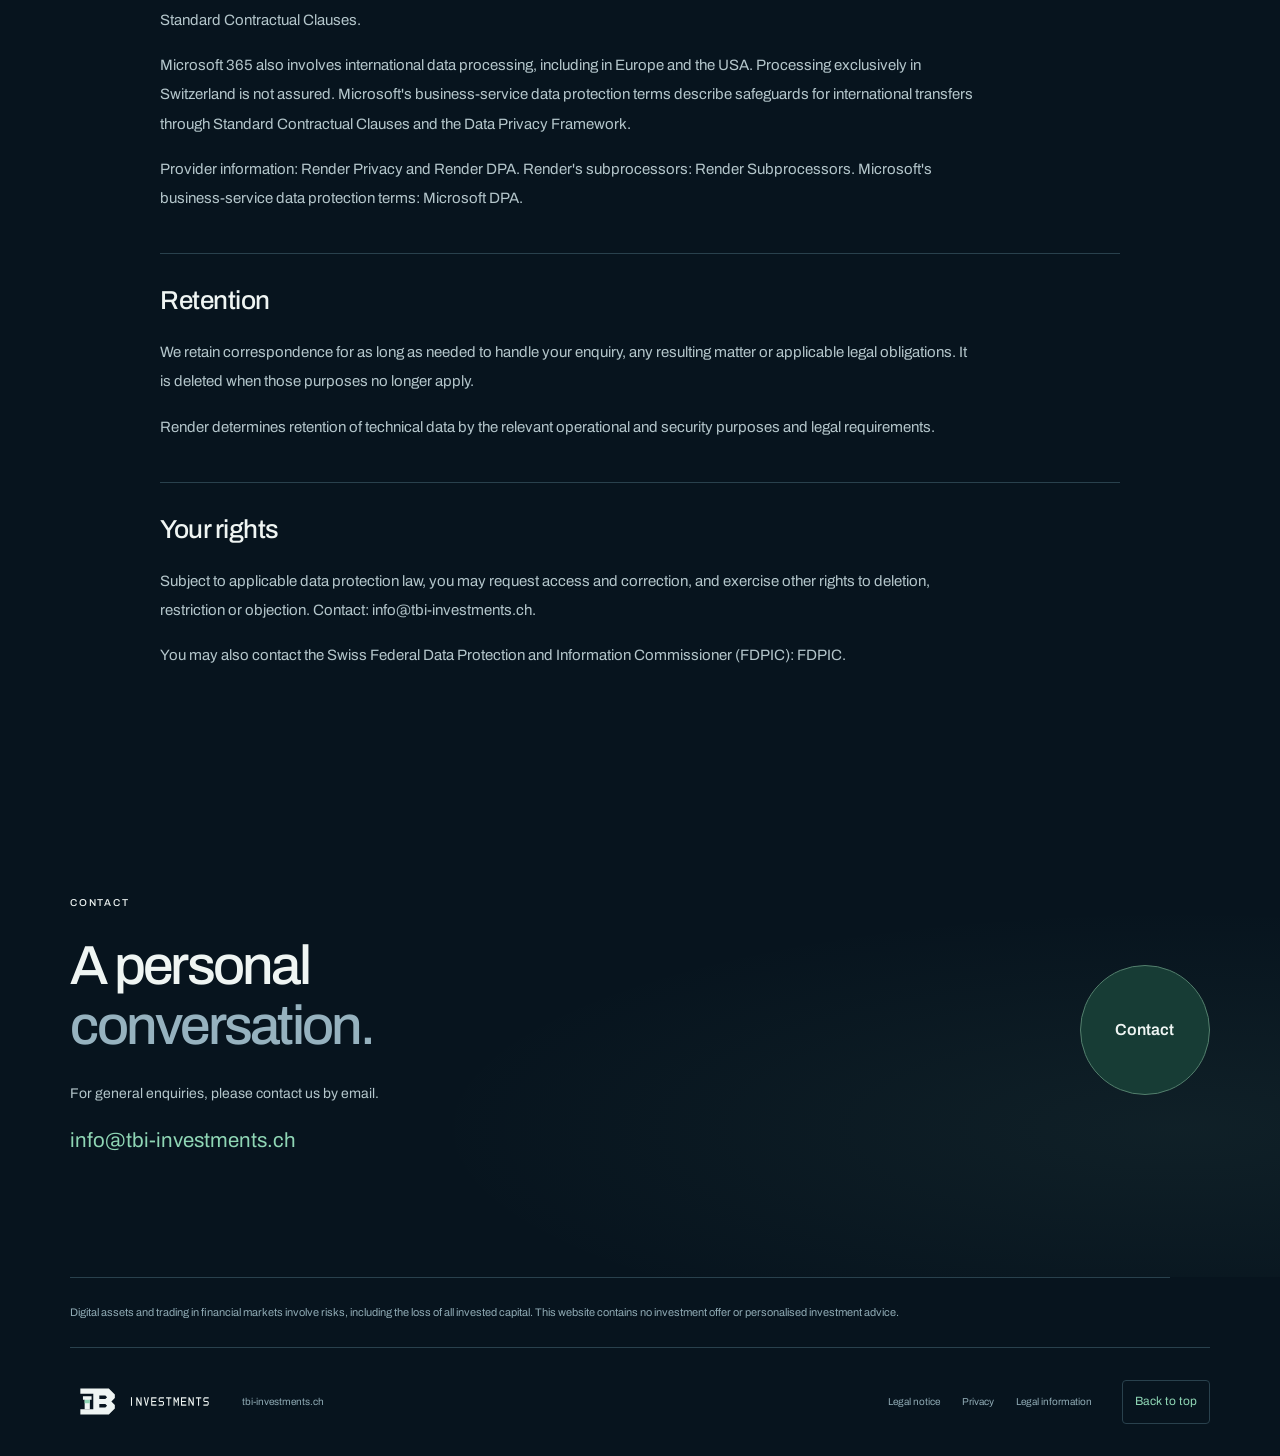
<file: public/en/datenschutz.html>
<!doctype html>
<html lang="en"><head><meta charset="utf-8"><meta name="viewport" content="width=device-width, initial-scale=1"><meta name="description" content="This notice explains how personal data is processed when you visit this website or contact us. Last updated: 14 October 2026."><meta name="robots" content="noindex, nofollow"><meta name="tbi-release-status" content="ready"><meta name="theme-color" content="#07141e"><title>Privacy notice | TBI Investments</title><link rel="alternate" hreflang="de-CH" href="../datenschutz.html"><link rel="alternate" hreflang="en" href="./datenschutz.html"><link rel="icon" type="image/svg+xml" href="../favicon.svg"><link rel="stylesheet" href="../style.css"><link rel="stylesheet" href="../content.css"><link rel="stylesheet" href="../bilingual.css"><script type="module" src="../main.js"></script></head>
<body class="content-page" id="start"><a class="skip" href="#inhalt">Skip to content</a><header class="header"><a class="brand" href="./index.html" aria-label="TBI Investments — Home"><img src="../assets/brand/final/solid-balance-logo-light.svg" width="224" height="72" alt="TBI Investments"></a><nav class="desktop-nav" aria-label="Main navigation"><a href="./krypto-investments.html">Crypto investments</a><a href="./algorithmischer-handel.html">Algorithmic trading</a><a href="./ueber-uns.html">About us</a></nav><div class="header-actions"><div class="language-switch" role="group" aria-label="Choose language"><a href="../datenschutz.html" lang="de" hreflang="de-CH">DE</a><span aria-hidden="true">/</span><a href="./datenschutz.html" lang="en" hreflang="en" aria-current="true">EN</a></div><details class="mobile-menu"><summary aria-label="Mobile navigation">Menu</summary><nav aria-label="Mobile navigation"><a href="./index.html">Home</a><a href="./krypto-investments.html">Crypto investments</a><a href="./algorithmischer-handel.html">Algorithmic trading</a><a href="./ueber-uns.html">About us</a><a href="mailto:info@tbi-investments.ch">Contact</a></nav></details><a class="contact-link" href="mailto:info@tbi-investments.ch" aria-label="Contact: info@tbi-investments.ch">Contact</a></div></header><main id="inhalt"><article class="legal-document section"><p class="eyebrow">INFORMATION</p><h1 class="page-title">Privacy notice</h1><p class="legal-updated">Last updated: 14 October 2026</p><p class="legal-lead">This notice explains how personal data is processed when you visit this website or contact us. Last updated: 14 October 2026.</p><section class="legal-section"><h2>Controller</h2><p>The controller is Juri Trolp, Switzerland. Please send privacy enquiries and requests concerning your personal data to <a href="mailto:info@tbi-investments.ch">info@tbi-investments.ch</a>.</p></section><section class="legal-section"><h2>Website and hosting</h2><p>This information website has no customer accounts or contact forms. Fonts, images and animations are delivered with the website.</p><p>We use Render Services, Inc., USA, for hosting. Accessing the website involves processing technical connection data such as your IP address, requested page, time and browser information. This supports delivery, troubleshooting and website security.</p><p>Render uses a global delivery network and subprocessors for cloud and network services, including Cloudflare. Under its data processing agreement, Render also acts as an independent controller for certain operational, usage and security data.</p></section><section class="legal-section"><h2>Cookies and analytics</h2><p>Our own website code does not set cookies or use localStorage or sessionStorage. We have not embedded advertising trackers, analytics SDKs or external social media elements. This is distinct from technical processing by the hosting service.</p><p>You can view, delete and block cookies in your browser. Deleting existing cookies alone does not prevent them from being set again.</p></section><section class="legal-section"><h2>Contact by email</h2><p>We use Microsoft 365 with Exchange Online for <a href="mailto:info@tbi-investments.ch">info@tbi-investments.ch</a>. If you contact us, we process your sender address, message, attachments and other information you provide to answer your enquiry. Microsoft and its service providers support the delivery and security of the email service.</p></section><section class="legal-section"><h2>Processing outside Switzerland</h2><p>Hosting involves processing data in particular in the USA. Render is certified under the Swiss-U.S. Data Privacy Framework. Its data processing agreement provides for this framework for Swiss transfers and, as a fallback, appropriately adapted Standard Contractual Clauses.</p><p>Microsoft 365 also involves international data processing, including in Europe and the USA. Processing exclusively in Switzerland is not assured. Microsoft&#x27;s business-service data protection terms describe safeguards for international transfers through Standard Contractual Clauses and the Data Privacy Framework.</p><p>Provider information: <a href="https://render.com/privacy">Render Privacy</a> and <a href="https://render.com/dpa">Render DPA</a>. Render&#x27;s subprocessors: <a href="https://render.com/security">Render Subprocessors</a>. Microsoft&#x27;s business-service data protection terms: <a href="https://www.microsoft.com/licensing/docs/view/Microsoft-Products-and-Services-Data-Protection-Addendum-DPA">Microsoft DPA</a>.</p></section><section class="legal-section"><h2>Retention</h2><p>We retain correspondence for as long as needed to handle your enquiry, any resulting matter or applicable legal obligations. It is deleted when those purposes no longer apply.</p><p>Render determines retention of technical data by the relevant operational and security purposes and legal requirements.</p></section><section class="legal-section"><h2>Your rights</h2><p>Subject to applicable data protection law, you may request access and correction, and exercise other rights to deletion, restriction or objection. Contact: <a href="mailto:info@tbi-investments.ch">info@tbi-investments.ch</a>.</p><p>You may also contact the Swiss Federal Data Protection and Information Commissioner (FDPIC): <a href="https://www.edoeb.admin.ch">FDPIC</a>.</p></section></article><section class="contact-section section" id="kontakt" aria-labelledby="contact-title"><div><p class="eyebrow">CONTACT</p><h2 id="contact-title">A personal<br><span>conversation.</span></h2><p class="contact-caption">For general enquiries, please contact us by email.</p><a class="contact-email" href="mailto:info@tbi-investments.ch">info@tbi-investments.ch</a></div><a class="contact-circle" href="mailto:info@tbi-investments.ch" aria-label="Contact: info@tbi-investments.ch">Contact</a></section></main><div class="risk-note">Digital assets and trading in financial markets involve risks, including the loss of all invested capital. This website contains no investment offer or personalised investment advice.</div><footer class="footer"><a class="footer-brand" href="./index.html"><img src="../assets/brand/final/solid-balance-logo-light.svg" width="224" height="72" alt="TBI Investments"></a><span>tbi-investments.ch</span><div><a href="./impressum.html">Legal notice</a><a href="./datenschutz.html">Privacy</a><a href="./rechtliche-hinweise.html">Legal information</a></div><a class="back-top" href="#start" aria-label="Back to top">Back to top</a></footer></body></html>
</file>
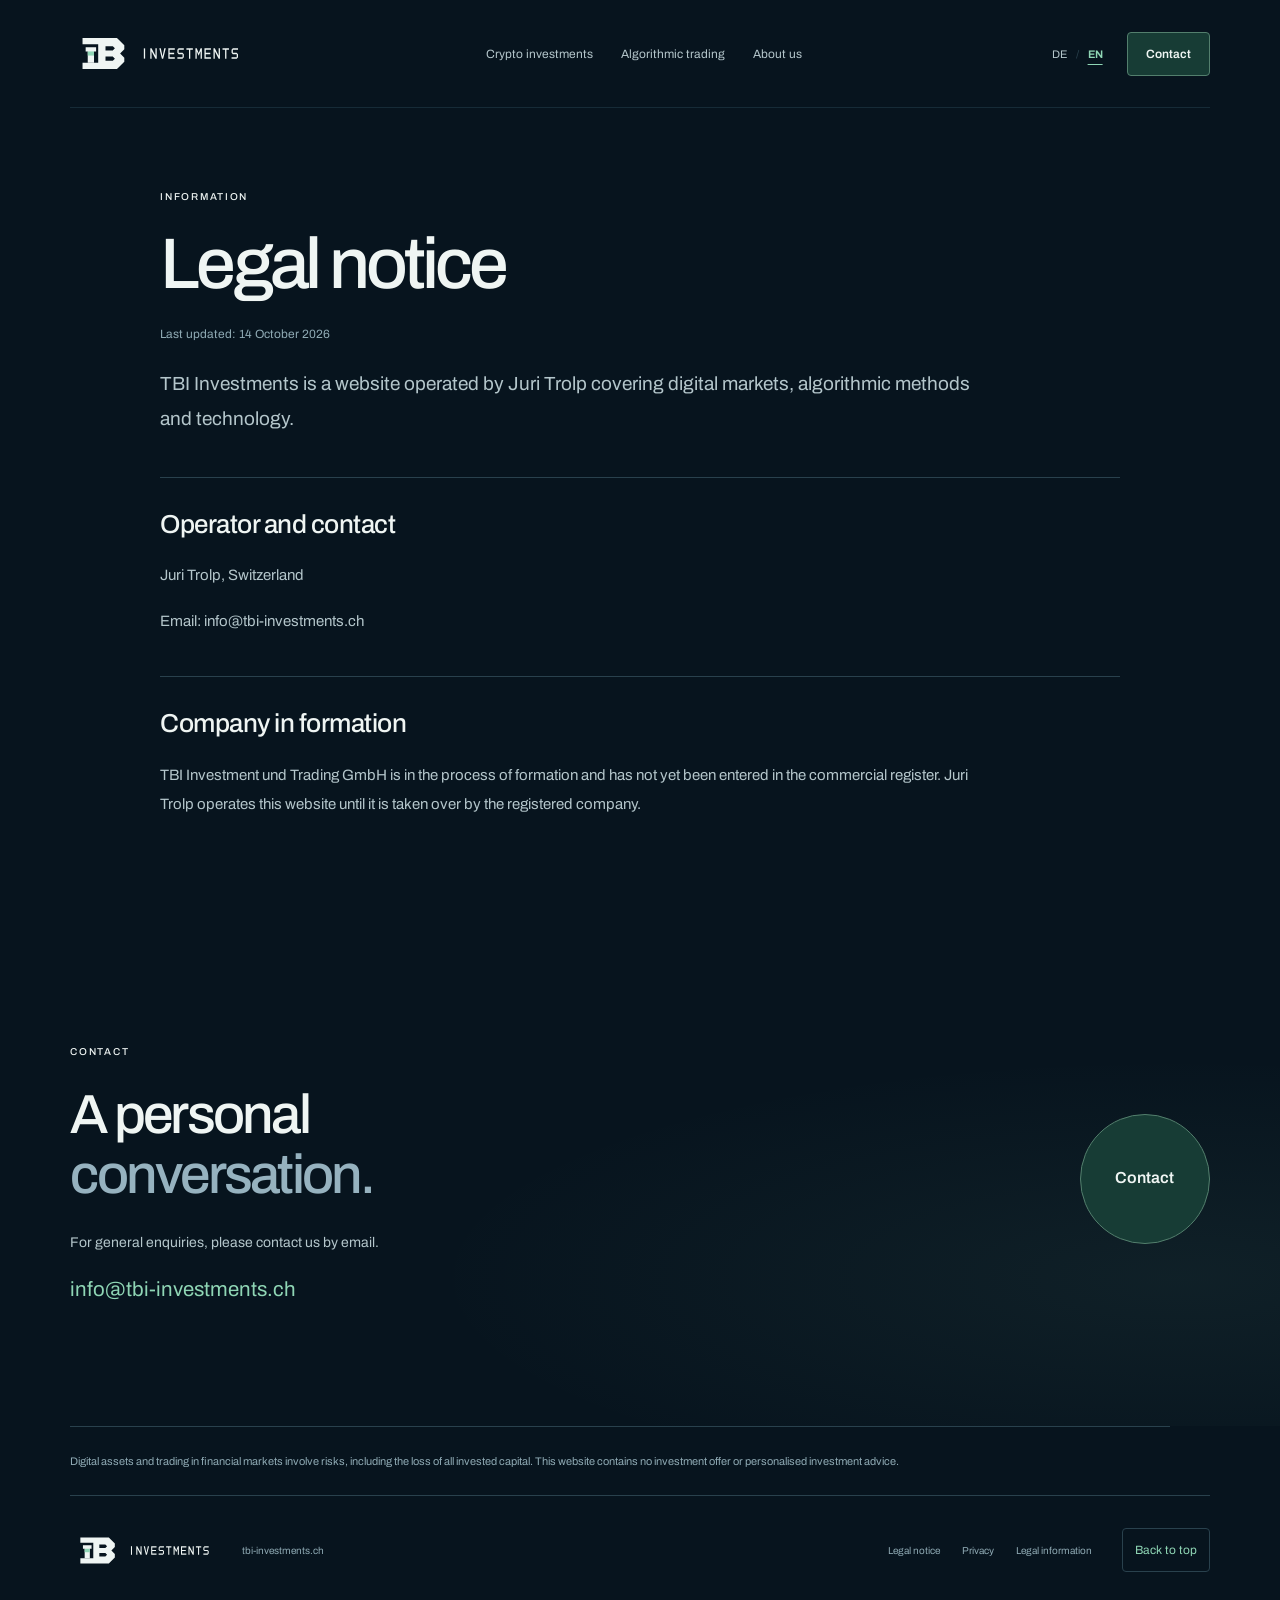
<file: public/en/impressum.html>
<!doctype html>
<html lang="en"><head><meta charset="utf-8"><meta name="viewport" content="width=device-width, initial-scale=1"><meta name="description" content="TBI Investments is a website operated by Juri Trolp covering digital markets, algorithmic methods and technology."><meta name="robots" content="noindex, nofollow"><meta name="tbi-release-status" content="ready"><meta name="theme-color" content="#07141e"><title>Legal notice | TBI Investments</title><link rel="alternate" hreflang="de-CH" href="../impressum.html"><link rel="alternate" hreflang="en" href="./impressum.html"><link rel="icon" type="image/svg+xml" href="../favicon.svg"><link rel="stylesheet" href="../style.css"><link rel="stylesheet" href="../content.css"><link rel="stylesheet" href="../bilingual.css"><script type="module" src="../main.js"></script></head>
<body class="content-page" id="start"><a class="skip" href="#inhalt">Skip to content</a><header class="header"><a class="brand" href="./index.html" aria-label="TBI Investments — Home"><img src="../assets/brand/final/solid-balance-logo-light.svg" width="224" height="72" alt="TBI Investments"></a><nav class="desktop-nav" aria-label="Main navigation"><a href="./krypto-investments.html">Crypto investments</a><a href="./algorithmischer-handel.html">Algorithmic trading</a><a href="./ueber-uns.html">About us</a></nav><div class="header-actions"><div class="language-switch" role="group" aria-label="Choose language"><a href="../impressum.html" lang="de" hreflang="de-CH">DE</a><span aria-hidden="true">/</span><a href="./impressum.html" lang="en" hreflang="en" aria-current="true">EN</a></div><details class="mobile-menu"><summary aria-label="Mobile navigation">Menu</summary><nav aria-label="Mobile navigation"><a href="./index.html">Home</a><a href="./krypto-investments.html">Crypto investments</a><a href="./algorithmischer-handel.html">Algorithmic trading</a><a href="./ueber-uns.html">About us</a><a href="mailto:info@tbi-investments.ch">Contact</a></nav></details><a class="contact-link" href="mailto:info@tbi-investments.ch" aria-label="Contact: info@tbi-investments.ch">Contact</a></div></header><main id="inhalt"><article class="legal-document section"><p class="eyebrow">INFORMATION</p><h1 class="page-title">Legal notice</h1><p class="legal-updated">Last updated: 14 October 2026</p><p class="legal-lead">TBI Investments is a website operated by Juri Trolp covering digital markets, algorithmic methods and technology.</p><section class="legal-section"><h2>Operator and contact</h2><p>Juri Trolp, Switzerland</p><p>Email: <a href="mailto:info@tbi-investments.ch">info@tbi-investments.ch</a></p></section><section class="legal-section"><h2>Company in formation</h2><p>TBI Investment und Trading GmbH is in the process of formation and has not yet been entered in the commercial register. Juri Trolp operates this website until it is taken over by the registered company.</p></section></article><section class="contact-section section" id="kontakt" aria-labelledby="contact-title"><div><p class="eyebrow">CONTACT</p><h2 id="contact-title">A personal<br><span>conversation.</span></h2><p class="contact-caption">For general enquiries, please contact us by email.</p><a class="contact-email" href="mailto:info@tbi-investments.ch">info@tbi-investments.ch</a></div><a class="contact-circle" href="mailto:info@tbi-investments.ch" aria-label="Contact: info@tbi-investments.ch">Contact</a></section></main><div class="risk-note">Digital assets and trading in financial markets involve risks, including the loss of all invested capital. This website contains no investment offer or personalised investment advice.</div><footer class="footer"><a class="footer-brand" href="./index.html"><img src="../assets/brand/final/solid-balance-logo-light.svg" width="224" height="72" alt="TBI Investments"></a><span>tbi-investments.ch</span><div><a href="./impressum.html">Legal notice</a><a href="./datenschutz.html">Privacy</a><a href="./rechtliche-hinweise.html">Legal information</a></div><a class="back-top" href="#start" aria-label="Back to top">Back to top</a></footer></body></html>
</file>
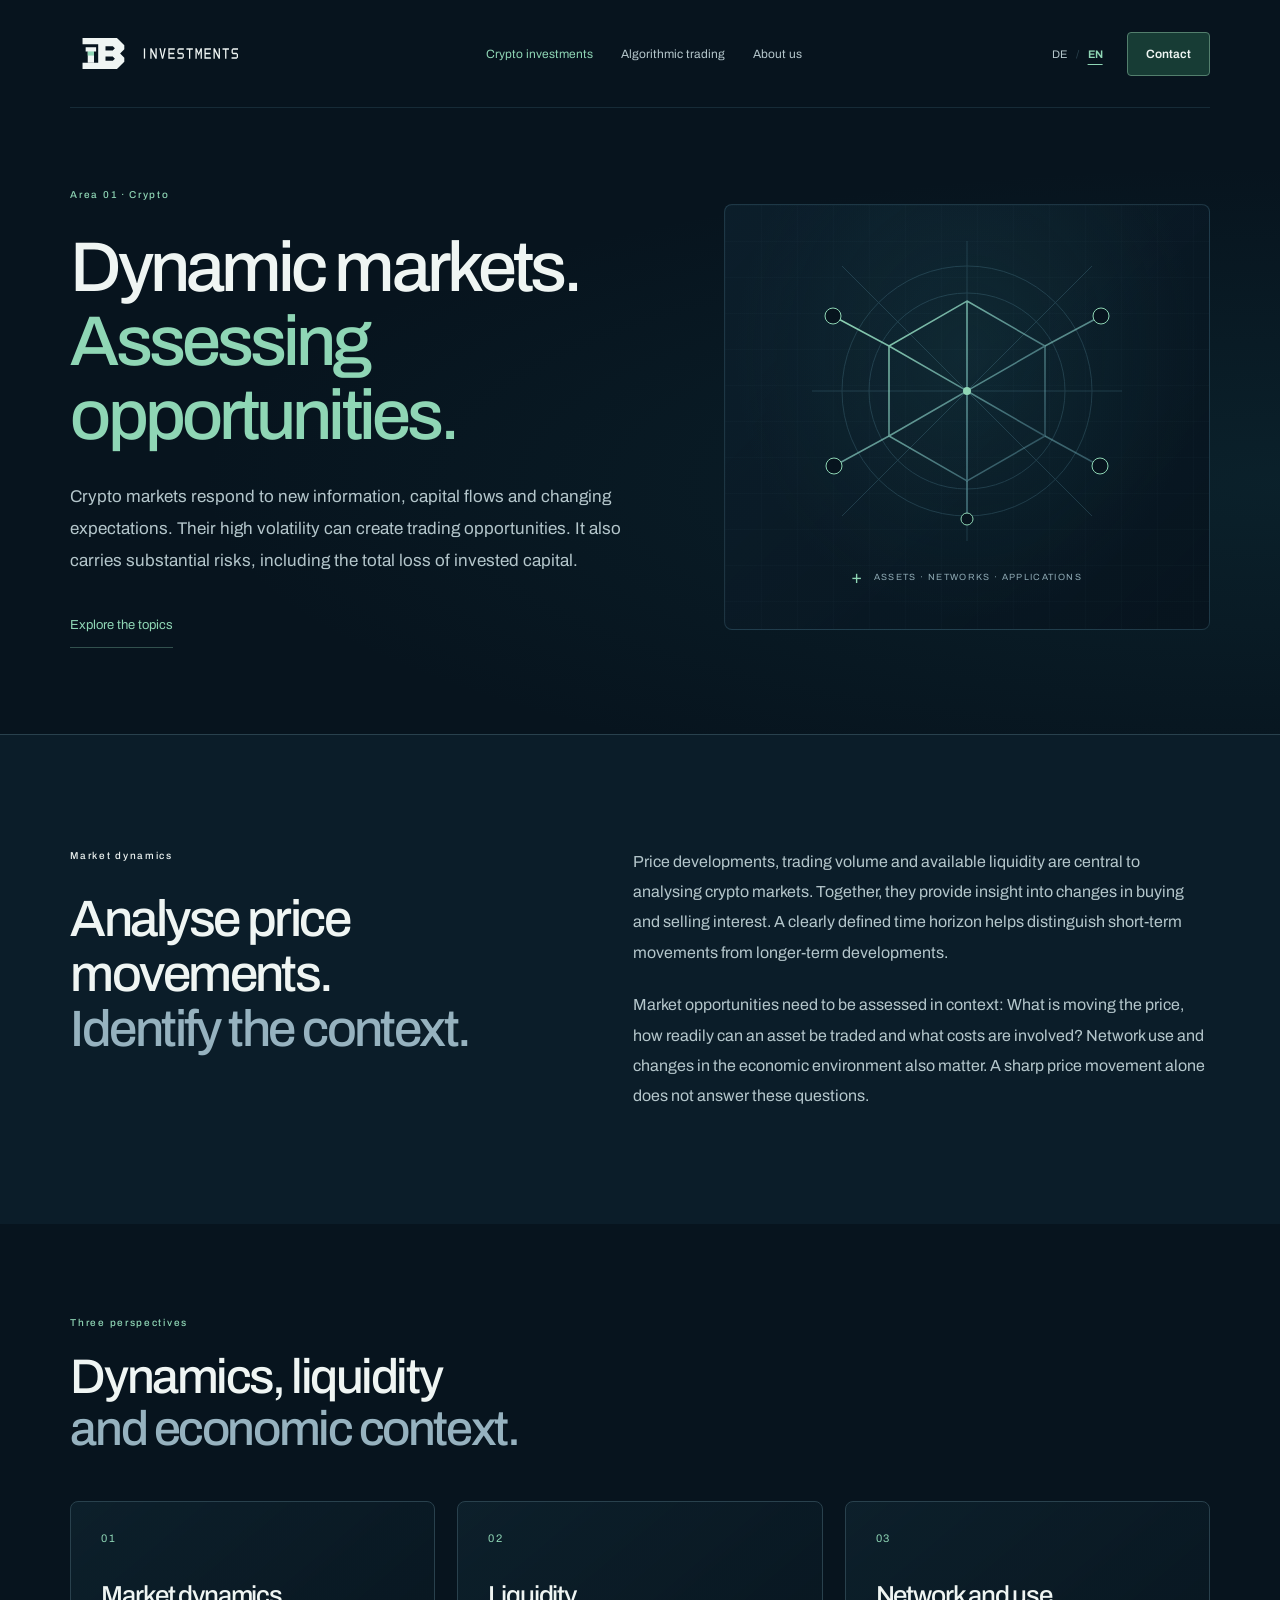
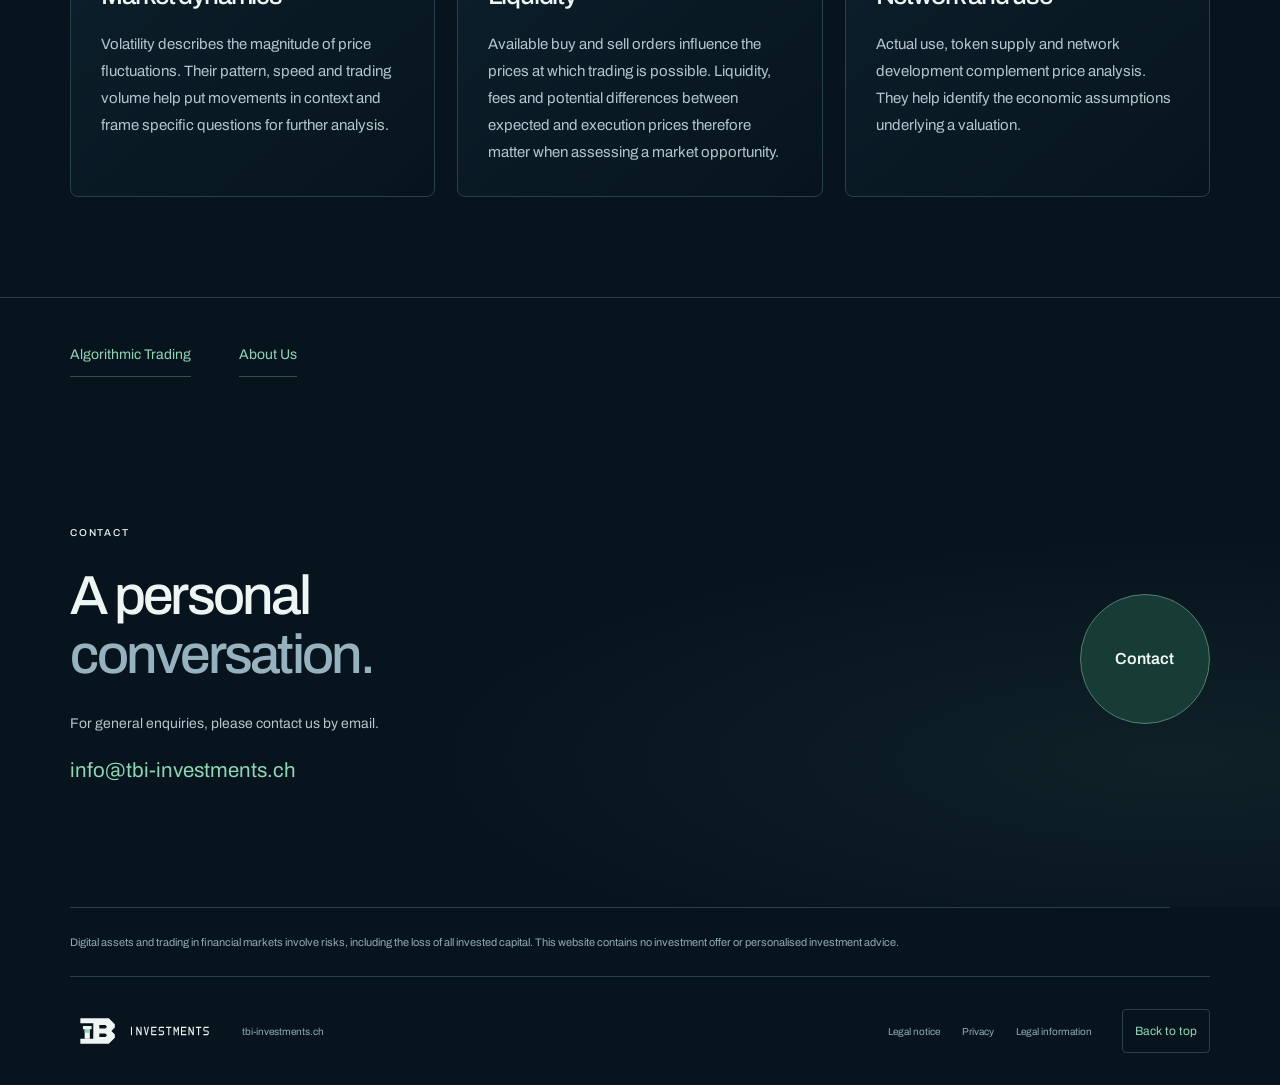
<file: public/en/krypto-investments.html>
<!doctype html>
<html lang="en"><head><meta charset="utf-8"><meta name="viewport" content="width=device-width, initial-scale=1"><meta name="description" content="A closer look at crypto markets: analysing volatility, liquidity and market opportunities together, with a clear view of the risk of loss."><meta name="robots" content="noindex, nofollow"><meta name="tbi-release-status" content="ready"><meta name="theme-color" content="#07141e"><title>Crypto Investments | TBI Investments</title><link rel="alternate" hreflang="de-CH" href="../krypto-investments.html"><link rel="alternate" hreflang="en" href="./krypto-investments.html"><link rel="icon" type="image/svg+xml" href="../favicon.svg"><link rel="stylesheet" href="../style.css"><link rel="stylesheet" href="../content.css"><link rel="stylesheet" href="../bilingual.css"><script type="module" src="../main.js"></script></head>
<body class="content-page" id="start"><a class="skip" href="#inhalt">Skip to content</a><header class="header"><a class="brand" href="./index.html" aria-label="TBI Investments — Home"><img src="../assets/brand/final/solid-balance-logo-light.svg" width="224" height="72" alt="TBI Investments"></a><nav class="desktop-nav" aria-label="Main navigation"><a href="./krypto-investments.html" aria-current="page">Crypto investments</a><a href="./algorithmischer-handel.html">Algorithmic trading</a><a href="./ueber-uns.html">About us</a></nav><div class="header-actions"><div class="language-switch" role="group" aria-label="Choose language"><a href="../krypto-investments.html" lang="de" hreflang="de-CH">DE</a><span aria-hidden="true">/</span><a href="./krypto-investments.html" lang="en" hreflang="en" aria-current="true">EN</a></div><details class="mobile-menu"><summary aria-label="Mobile navigation">Menu</summary><nav aria-label="Mobile navigation"><a href="./index.html">Home</a><a href="./krypto-investments.html" aria-current="page">Crypto investments</a><a href="./algorithmischer-handel.html">Algorithmic trading</a><a href="./ueber-uns.html">About us</a><a href="mailto:info@tbi-investments.ch">Contact</a></nav></details><a class="contact-link" href="mailto:info@tbi-investments.ch" aria-label="Contact: info@tbi-investments.ch">Contact</a></div></header><main id="inhalt"><section class="page-hero" aria-labelledby="page-title"><div><p class="eyebrow">Area 01 · Crypto</p><h1 class="page-title" id="page-title">Dynamic markets.<br><span>Assessing opportunities.</span></h1><p class="lead-text">Crypto markets respond to new information, capital flows and changing expectations. Their high volatility can create trading opportunities. It also carries substantial risks, including the total loss of invested capital.</p><a class="text-link" href="#einblick">Explore the topics</a></div><div class="page-visual" aria-hidden="true"><svg viewBox="0 0 360 300" fill="none"><defs><linearGradient id="network-edge" x2="1" y2="1"><stop stop-color="#8fd6b5"/><stop offset="1" stop-color="#73b5cb" stop-opacity=".25"/></linearGradient></defs><g stroke="#73b5cb" opacity=".2"><circle cx="180" cy="150" r="125"/><circle cx="180" cy="150" r="98"/><path d="M25 150h310M180 0v300M55 25l250 250M55 275 305 25"/></g><g stroke="url(#network-edge)" stroke-width="1.5"><path d="m180 60 78 45v90l-78 45-78-45v-90Zm-78 45 78 45 78-45M180 150v90M180 60v90l-78 45M180 150l78 45"/><path d="M102 105 46 75m212 30 56-30M180 240v38M102 195l-55 30m211-30 55 30"/></g><g fill="#07141e" stroke="#8fd6b5"><circle cx="46" cy="75" r="8"/><circle cx="314" cy="75" r="8"/><circle cx="47" cy="225" r="8"/><circle cx="313" cy="225" r="8"/><circle cx="180" cy="278" r="6"/></g><circle cx="180" cy="150" r="4" fill="#8fd6b5"/></svg><div class="visual-caption">ASSETS · NETWORKS · APPLICATIONS</div></div></section><section class="reading-section section" id="einblick" aria-labelledby="einblick-title"><div><p class="eyebrow">Market dynamics</p><h2 id="einblick-title">Analyse price movements.<br><span>Identify the context.</span></h2></div><div class="prose"><p>Price developments, trading volume and available liquidity are central to analysing crypto markets. Together, they provide insight into changes in buying and selling interest. A clearly defined time horizon helps distinguish short-term movements from longer-term developments.</p><p>Market opportunities need to be assessed in context: What is moving the price, how readily can an asset be traded and what costs are involved? Network use and changes in the economic environment also matter. A sharp price movement alone does not answer these questions.</p></div></section><section class="topics-section section" id="crypto-section-2" aria-labelledby="crypto-section-2-title"><div class="topics-heading"><div><p class="eyebrow">Three perspectives</p><h2 id="crypto-section-2-title">Dynamics, liquidity<br><span>and economic context.</span></h2></div></div><div class="topic-grid"><article class="topic"><span class="topic-number">01</span><h3>Market dynamics</h3><p>Volatility describes the magnitude of price fluctuations. Their pattern, speed and trading volume help put movements in context and frame specific questions for further analysis.</p></article><article class="topic"><span class="topic-number">02</span><h3>Liquidity</h3><p>Available buy and sell orders influence the prices at which trading is possible. Liquidity, fees and potential differences between expected and execution prices therefore matter when assessing a market opportunity.</p></article><article class="topic"><span class="topic-number">03</span><h3>Network and use</h3><p>Actual use, token supply and network development complement price analysis. They help identify the economic assumptions underlying a valuation.</p></article></div></section><nav class="related-pages section" aria-label="Further perspectives"><a class="text-link" href="./algorithmischer-handel.html">Algorithmic Trading</a><a class="text-link" href="./ueber-uns.html">About Us</a></nav><section class="contact-section section" id="kontakt" aria-labelledby="contact-title"><div><p class="eyebrow">CONTACT</p><h2 id="contact-title">A personal<br><span>conversation.</span></h2><p class="contact-caption">For general enquiries, please contact us by email.</p><a class="contact-email" href="mailto:info@tbi-investments.ch">info@tbi-investments.ch</a></div><a class="contact-circle" href="mailto:info@tbi-investments.ch" aria-label="Contact: info@tbi-investments.ch">Contact</a></section></main><div class="risk-note">Digital assets and trading in financial markets involve risks, including the loss of all invested capital. This website contains no investment offer or personalised investment advice.</div><footer class="footer"><a class="footer-brand" href="./index.html"><img src="../assets/brand/final/solid-balance-logo-light.svg" width="224" height="72" alt="TBI Investments"></a><span>tbi-investments.ch</span><div><a href="./impressum.html">Legal notice</a><a href="./datenschutz.html">Privacy</a><a href="./rechtliche-hinweise.html">Legal information</a></div><a class="back-top" href="#start" aria-label="Back to top">Back to top</a></footer></body></html>
</file>
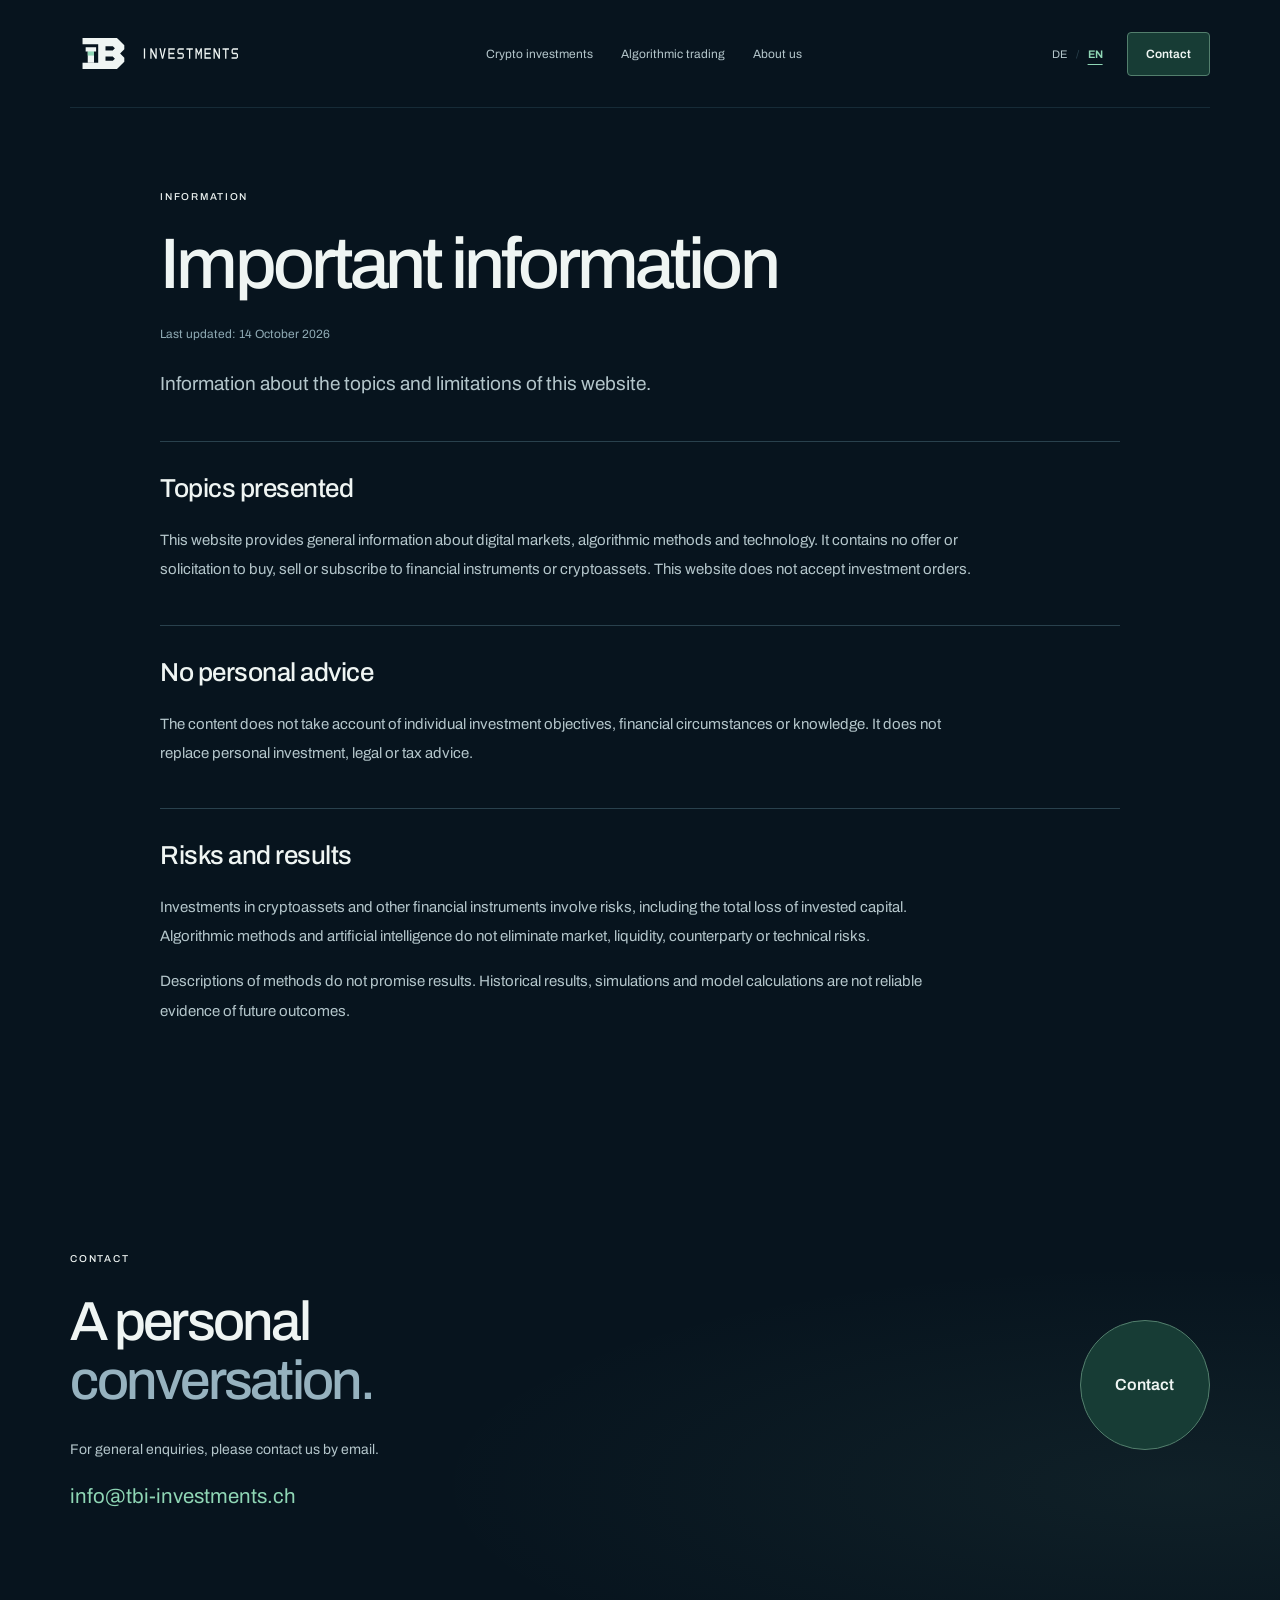
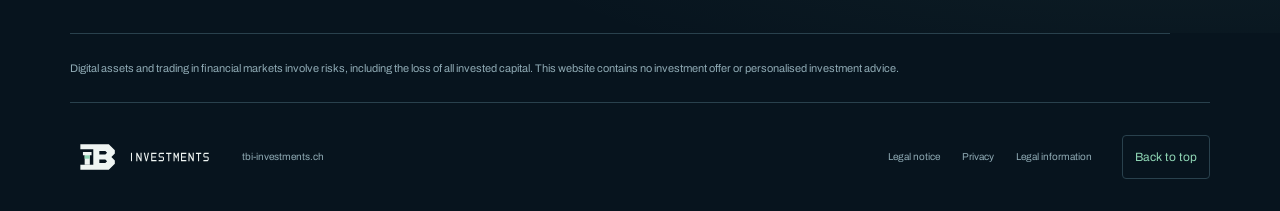
<file: public/en/rechtliche-hinweise.html>
<!doctype html>
<html lang="en"><head><meta charset="utf-8"><meta name="viewport" content="width=device-width, initial-scale=1"><meta name="description" content="Information about the topics and limitations of this website."><meta name="robots" content="noindex, nofollow"><meta name="tbi-release-status" content="ready"><meta name="theme-color" content="#07141e"><title>Important information | TBI Investments</title><link rel="alternate" hreflang="de-CH" href="../rechtliche-hinweise.html"><link rel="alternate" hreflang="en" href="./rechtliche-hinweise.html"><link rel="icon" type="image/svg+xml" href="../favicon.svg"><link rel="stylesheet" href="../style.css"><link rel="stylesheet" href="../content.css"><link rel="stylesheet" href="../bilingual.css"><script type="module" src="../main.js"></script></head>
<body class="content-page" id="start"><a class="skip" href="#inhalt">Skip to content</a><header class="header"><a class="brand" href="./index.html" aria-label="TBI Investments — Home"><img src="../assets/brand/final/solid-balance-logo-light.svg" width="224" height="72" alt="TBI Investments"></a><nav class="desktop-nav" aria-label="Main navigation"><a href="./krypto-investments.html">Crypto investments</a><a href="./algorithmischer-handel.html">Algorithmic trading</a><a href="./ueber-uns.html">About us</a></nav><div class="header-actions"><div class="language-switch" role="group" aria-label="Choose language"><a href="../rechtliche-hinweise.html" lang="de" hreflang="de-CH">DE</a><span aria-hidden="true">/</span><a href="./rechtliche-hinweise.html" lang="en" hreflang="en" aria-current="true">EN</a></div><details class="mobile-menu"><summary aria-label="Mobile navigation">Menu</summary><nav aria-label="Mobile navigation"><a href="./index.html">Home</a><a href="./krypto-investments.html">Crypto investments</a><a href="./algorithmischer-handel.html">Algorithmic trading</a><a href="./ueber-uns.html">About us</a><a href="mailto:info@tbi-investments.ch">Contact</a></nav></details><a class="contact-link" href="mailto:info@tbi-investments.ch" aria-label="Contact: info@tbi-investments.ch">Contact</a></div></header><main id="inhalt"><article class="legal-document section"><p class="eyebrow">INFORMATION</p><h1 class="page-title">Important information</h1><p class="legal-updated">Last updated: 14 October 2026</p><p class="legal-lead">Information about the topics and limitations of this website.</p><section class="legal-section"><h2>Topics presented</h2><p>This website provides general information about digital markets, algorithmic methods and technology. It contains no offer or solicitation to buy, sell or subscribe to financial instruments or cryptoassets. This website does not accept investment orders.</p></section><section class="legal-section"><h2>No personal advice</h2><p>The content does not take account of individual investment objectives, financial circumstances or knowledge. It does not replace personal investment, legal or tax advice.</p></section><section class="legal-section"><h2>Risks and results</h2><p>Investments in cryptoassets and other financial instruments involve risks, including the total loss of invested capital. Algorithmic methods and artificial intelligence do not eliminate market, liquidity, counterparty or technical risks.</p><p>Descriptions of methods do not promise results. Historical results, simulations and model calculations are not reliable evidence of future outcomes.</p></section></article><section class="contact-section section" id="kontakt" aria-labelledby="contact-title"><div><p class="eyebrow">CONTACT</p><h2 id="contact-title">A personal<br><span>conversation.</span></h2><p class="contact-caption">For general enquiries, please contact us by email.</p><a class="contact-email" href="mailto:info@tbi-investments.ch">info@tbi-investments.ch</a></div><a class="contact-circle" href="mailto:info@tbi-investments.ch" aria-label="Contact: info@tbi-investments.ch">Contact</a></section></main><div class="risk-note">Digital assets and trading in financial markets involve risks, including the loss of all invested capital. This website contains no investment offer or personalised investment advice.</div><footer class="footer"><a class="footer-brand" href="./index.html"><img src="../assets/brand/final/solid-balance-logo-light.svg" width="224" height="72" alt="TBI Investments"></a><span>tbi-investments.ch</span><div><a href="./impressum.html">Legal notice</a><a href="./datenschutz.html">Privacy</a><a href="./rechtliche-hinweise.html">Legal information</a></div><a class="back-top" href="#start" aria-label="Back to top">Back to top</a></footer></body></html>
</file>
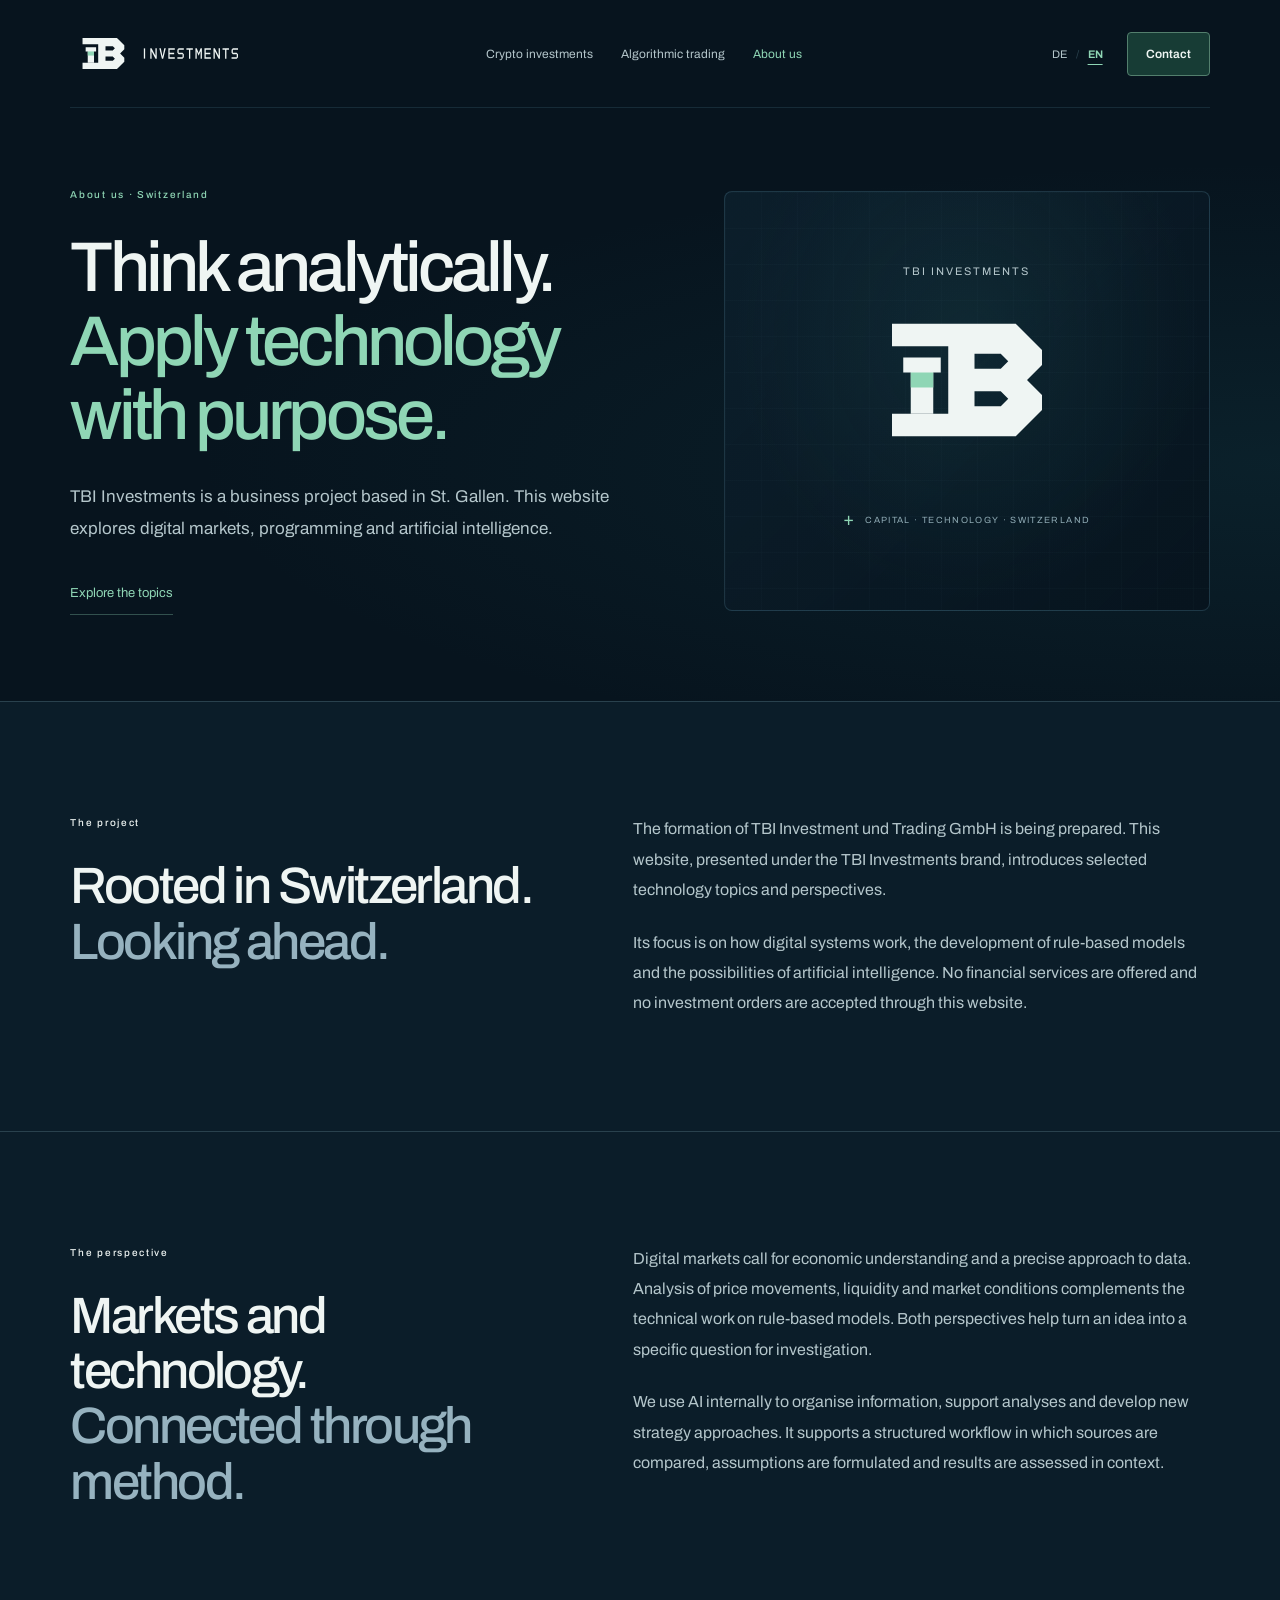
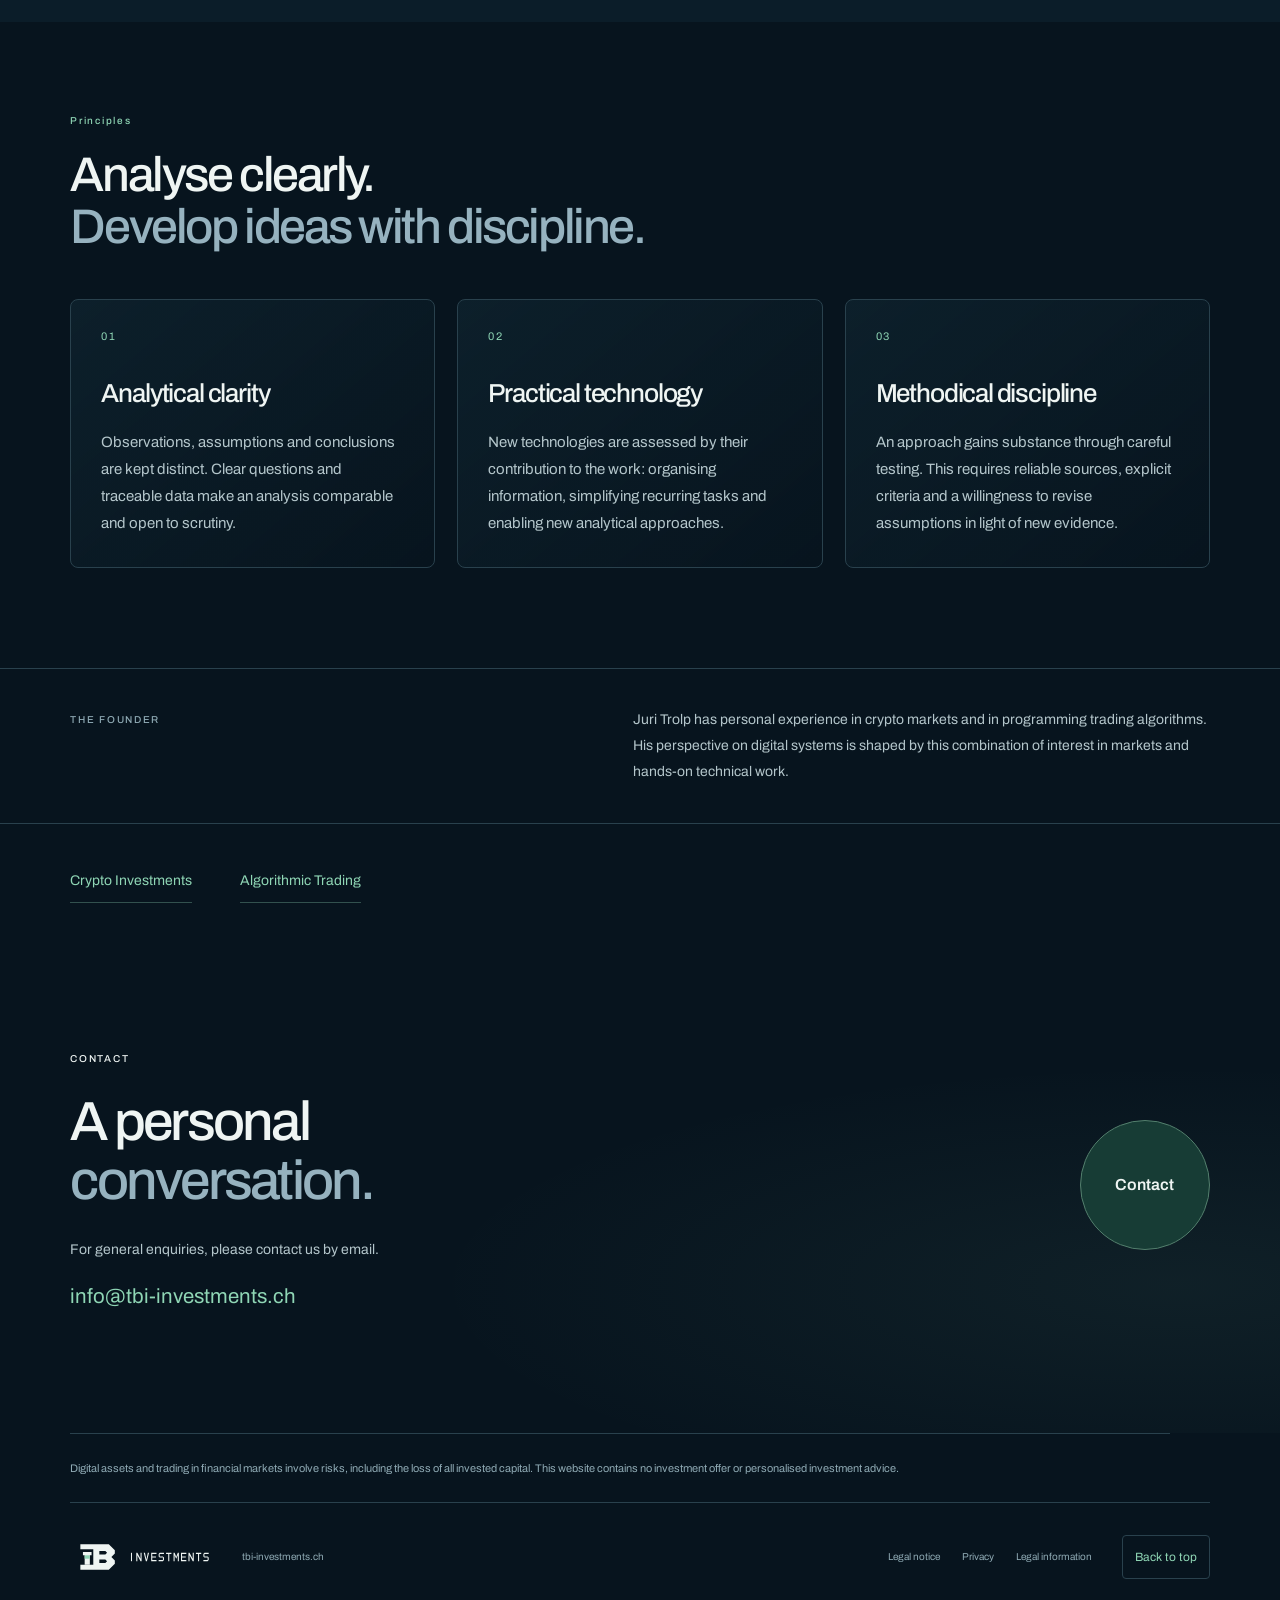
<file: public/en/ueber-uns.html>
<!doctype html>
<html lang="en"><head><meta charset="utf-8"><meta name="viewport" content="width=device-width, initial-scale=1"><meta name="description" content="TBI Investments: a business project based in St. Gallen with an interest in digital markets, rule-based models and practical applications of AI."><meta name="robots" content="noindex, nofollow"><meta name="tbi-release-status" content="ready"><meta name="theme-color" content="#07141e"><title>About Us | TBI Investments</title><link rel="alternate" hreflang="de-CH" href="../ueber-uns.html"><link rel="alternate" hreflang="en" href="./ueber-uns.html"><link rel="icon" type="image/svg+xml" href="../favicon.svg"><link rel="stylesheet" href="../style.css"><link rel="stylesheet" href="../content.css"><link rel="stylesheet" href="../bilingual.css"><script type="module" src="../main.js"></script></head>
<body class="content-page" id="start"><a class="skip" href="#inhalt">Skip to content</a><header class="header"><a class="brand" href="./index.html" aria-label="TBI Investments — Home"><img src="../assets/brand/final/solid-balance-logo-light.svg" width="224" height="72" alt="TBI Investments"></a><nav class="desktop-nav" aria-label="Main navigation"><a href="./krypto-investments.html">Crypto investments</a><a href="./algorithmischer-handel.html">Algorithmic trading</a><a href="./ueber-uns.html" aria-current="page">About us</a></nav><div class="header-actions"><div class="language-switch" role="group" aria-label="Choose language"><a href="../ueber-uns.html" lang="de" hreflang="de-CH">DE</a><span aria-hidden="true">/</span><a href="./ueber-uns.html" lang="en" hreflang="en" aria-current="true">EN</a></div><details class="mobile-menu"><summary aria-label="Mobile navigation">Menu</summary><nav aria-label="Mobile navigation"><a href="./index.html">Home</a><a href="./krypto-investments.html">Crypto investments</a><a href="./algorithmischer-handel.html">Algorithmic trading</a><a href="./ueber-uns.html" aria-current="page">About us</a><a href="mailto:info@tbi-investments.ch">Contact</a></nav></details><a class="contact-link" href="mailto:info@tbi-investments.ch" aria-label="Contact: info@tbi-investments.ch">Contact</a></div></header><main id="inhalt"><section class="page-hero" aria-labelledby="page-title"><div><p class="eyebrow">About us · Switzerland</p><h1 class="page-title" id="page-title">Think analytically.<br><span>Apply technology with purpose.</span></h1><p class="lead-text">TBI Investments is a business project based in St. Gallen. This website explores digital markets, programming and artificial intelligence.</p><a class="text-link" href="#einblick">Explore the topics</a></div><div class="page-visual company-art" aria-hidden="true"><span class="company-art-label">TBI INVESTMENTS</span><img class="company-mark" src="../assets/brand/final/solid-balance-symbol-light.svg" width="128" height="80" alt=""><span class="visual-caption">CAPITAL · TECHNOLOGY · SWITZERLAND</span></div></section><section class="reading-section section" id="einblick" aria-labelledby="einblick-title"><div><p class="eyebrow">The project</p><h2 id="einblick-title">Rooted in Switzerland.<br><span>Looking ahead.</span></h2></div><div class="prose"><p>The formation of TBI Investment und Trading GmbH is being prepared. This website, presented under the TBI Investments brand, introduces selected technology topics and perspectives.</p><p>Its focus is on how digital systems work, the development of rule-based models and the possibilities of artificial intelligence. No financial services are offered and no investment orders are accepted through this website.</p></div></section><section class="reading-section section" id="about-section-2" aria-labelledby="about-section-2-title"><div><p class="eyebrow">The perspective</p><h2 id="about-section-2-title">Markets and technology.<br><span>Connected through method.</span></h2></div><div class="prose"><p>Digital markets call for economic understanding and a precise approach to data. Analysis of price movements, liquidity and market conditions complements the technical work on rule-based models. Both perspectives help turn an idea into a specific question for investigation.</p><p>We use AI internally to organise information, support analyses and develop new strategy approaches. It supports a structured workflow in which sources are compared, assumptions are formulated and results are assessed in context.</p></div></section><section class="topics-section section" id="about-section-3" aria-labelledby="about-section-3-title"><div class="topics-heading"><div><p class="eyebrow">Principles</p><h2 id="about-section-3-title">Analyse clearly.<br><span>Develop ideas with discipline.</span></h2></div></div><div class="topic-grid"><article class="topic"><span class="topic-number">01</span><h3>Analytical clarity</h3><p>Observations, assumptions and conclusions are kept distinct. Clear questions and traceable data make an analysis comparable and open to scrutiny.</p></article><article class="topic"><span class="topic-number">02</span><h3>Practical technology</h3><p>New technologies are assessed by their contribution to the work: organising information, simplifying recurring tasks and enabling new analytical approaches.</p></article><article class="topic"><span class="topic-number">03</span><h3>Methodical discipline</h3><p>An approach gains substance through careful testing. This requires reliable sources, explicit criteria and a willingness to revise assumptions in light of new evidence.</p></article></div></section><aside class="founder-note section" aria-labelledby="founder-title"><p class="eyebrow" id="founder-title">THE FOUNDER</p><p>Juri Trolp has personal experience in crypto markets and in programming trading algorithms. His perspective on digital systems is shaped by this combination of interest in markets and hands-on technical work.</p></aside><nav class="related-pages section" aria-label="Further perspectives"><a class="text-link" href="./krypto-investments.html">Crypto Investments</a><a class="text-link" href="./algorithmischer-handel.html">Algorithmic Trading</a></nav><section class="contact-section section" id="kontakt" aria-labelledby="contact-title"><div><p class="eyebrow">CONTACT</p><h2 id="contact-title">A personal<br><span>conversation.</span></h2><p class="contact-caption">For general enquiries, please contact us by email.</p><a class="contact-email" href="mailto:info@tbi-investments.ch">info@tbi-investments.ch</a></div><a class="contact-circle" href="mailto:info@tbi-investments.ch" aria-label="Contact: info@tbi-investments.ch">Contact</a></section></main><div class="risk-note">Digital assets and trading in financial markets involve risks, including the loss of all invested capital. This website contains no investment offer or personalised investment advice.</div><footer class="footer"><a class="footer-brand" href="./index.html"><img src="../assets/brand/final/solid-balance-logo-light.svg" width="224" height="72" alt="TBI Investments"></a><span>tbi-investments.ch</span><div><a href="./impressum.html">Legal notice</a><a href="./datenschutz.html">Privacy</a><a href="./rechtliche-hinweise.html">Legal information</a></div><a class="back-top" href="#start" aria-label="Back to top">Back to top</a></footer></body></html>
</file>
<file: public/style.css>
@font-face{font-family:Archivo;src:url('./assets/fonts/Archivo-variable.ttf') format('truetype');font-weight:100 900;font-style:normal;font-display:swap}
@layer reset,base,layout,components,responsive;
@layer reset{
*{box-sizing:border-box}html{scroll-behavior:smooth;scroll-padding-top:32px}body,h1,h2,h3,p{margin:0}button,a{-webkit-tap-highlight-color:transparent;touch-action:manipulation}button{font:inherit;color:inherit;cursor:pointer}a{color:inherit;text-decoration:none}svg,img{display:block}button:disabled{cursor:default}
}
@layer base{
:root{--bg:#07141e;--panel:#0e2230;--text:#eff5f3;--muted:#b4c6cb;--faint:#8faab4;--line:#29414d;--accent:#8fd6b5;--blue:#73b5cb;--space:clamp(24px,5.5vw,100px)}
body{background:var(--bg);color:var(--text);font-family:Archivo,Arial,Helvetica,sans-serif;font-size:16px;-webkit-font-smoothing:antialiased}::selection{background:var(--accent);color:var(--bg)}
:focus-visible{outline:2px solid var(--accent);outline-offset:7px}h1,h2,h3{font-weight:500}h1{font-size:clamp(62px,6.6vw,108px);line-height:1.02;letter-spacing:-.062em;font-weight:600}h1 span{color:var(--accent)}h2 span{color:#96b2bf}h2{font-size:clamp(42px,4.3vw,70px);line-height:1.08;letter-spacing:-.05em}h3{font-size:clamp(28px,2.5vw,38px);letter-spacing:-.045em;line-height:1.15}
.eyebrow{font-size:10px;letter-spacing:.17em;line-height:1.7;font-weight:500}.section{padding:112px var(--space)}.skip{position:absolute;left:16px;top:-80px;padding:12px;background:var(--accent);color:var(--bg);z-index:10}.skip:focus{top:10px}button[hidden]{display:none!important}
}
@layer layout{
.header{height:108px;margin:0 var(--space);display:flex;align-items:center;justify-content:space-between;border-bottom:1px solid #73b5cb24;position:relative;z-index:3}.brand{display:block;width:172px}.brand img{width:100%;height:auto}.header nav{display:flex;gap:38px;margin-left:30px;font-size:13px}.header nav a{padding:15px 0;color:var(--muted);transition:color .2s}.header nav a:hover{color:var(--text)}
.contact-link{background:#73b5cb08;border:1px solid #73b5cb50;border-radius:4px;padding:12px 18px;display:flex;gap:26px;align-items:center;font-size:12px;transition:border-color .2s,background .2s}.contact-link:hover{border-color:var(--accent);background:#8fd6b514}.contact-link span{font-size:20px;color:var(--accent)}
.hero{min-height:740px;height:calc(100svh - 108px);max-height:1040px;position:relative;padding:0 var(--space);display:flex;align-items:center;isolation:isolate;overflow:hidden;background:radial-gradient(ellipse at 80% 45%,#1e667028,transparent 52%)}.hero-copy{position:relative;z-index:2;width:66%;padding-bottom:76px;pointer-events:none}.hero-copy a{pointer-events:auto}.hero-copy .eyebrow{margin-bottom:32px;color:#c4d9d6;display:flex;gap:12px;align-items:center}.live-dot{height:5px;width:5px;border-radius:50%;background:var(--accent);box-shadow:0 0 16px #8fd6b580}.hero-description{font-size:16px;line-height:1.8;margin:30px 0 34px;color:var(--muted);max-width:465px}
.primary-link{display:inline-flex;align-items:center;justify-content:space-between;gap:44px;background:var(--text);color:#0d242c;padding:17px 21px;font-size:12px;font-weight:600;border:1px solid transparent;border-radius:4px;transition:background .2s,transform .2s,box-shadow .2s}.primary-link:hover{background:#c6ebdb;transform:translateY(-2px);box-shadow:0 4px 36px #8fd6b528}.primary-link span{font-size:23px;font-weight:400;line-height:1}
.scene-shell{position:absolute;inset:0 0 auto;height:88%;width:100%;z-index:1;pointer-events:none}.scene-glow{position:absolute;inset:15% -5% 4% 50%;border-radius:50%;background:radial-gradient(ellipse,#73b5cb16,transparent 65%)}#sculpture{position:absolute;width:100%;height:100%;inset:0;opacity:0;transition:opacity .8s}.scene-shell.ready #sculpture{opacity:1}.scene-fallback{position:absolute;right:2%;width:52%;height:100%;top:0;opacity:.9}.scene-shell.ready .scene-fallback{opacity:0}.scene-caption{position:absolute;bottom:5%;right:12%;font-size:8px;letter-spacing:.17em;color:var(--faint);display:flex;align-items:center;gap:12px}.tiny-cross{font-size:19px;font-weight:200;color:var(--accent)}
.motion-toggle{position:absolute;right:var(--space);bottom:104px;z-index:4;border:0;background:transparent;color:var(--muted);display:flex;align-items:center;gap:9px;font-size:10px;min-height:44px;padding:10px 0 10px 12px}.motion-icon{font-size:15px}.hero-bottom{position:absolute;bottom:0;left:var(--space);right:var(--space);height:88px;display:flex;align-items:center;gap:26px;border-top:1px solid #73b5cb30;font-size:10px;letter-spacing:.15em;color:#a7bec5;z-index:3}.hero-line{width:60px;height:1px;background:#527382}.hero-bottom a{margin-left:auto;padding:12px 0 12px 20px;font-size:25px;min-width:44px}
.focus{display:grid;grid-template-columns:1fr 1fr;gap:0 80px;background:linear-gradient(180deg,transparent,#0b1d29)}.section-heading .eyebrow{margin-bottom:35px}.section-no{color:var(--accent);margin-right:18px}.section-intro{color:var(--muted);font-size:18px;line-height:1.85;max-width:470px;margin-top:65px}
.fields{display:grid;grid-template-columns:1fr 1fr;gap:24px;grid-column:1/-1;margin-top:65px}.field{padding:34px 36px 32px;border:1px solid #73b5cb36;border-radius:10px;background:radial-gradient(ellipse at 100% 0,#73b5cb0e,transparent 65%),linear-gradient(130deg,#0e2230bb,#091923);position:relative;overflow:hidden;transition:border-color .3s,background-color .3s}.field:hover{border-color:#8fd6b568;background-color:#102f37}.field-top{height:112px;display:flex;justify-content:space-between;align-items:flex-start}.field-index{color:var(--faint);font-size:10px;letter-spacing:.15em}.asset-symbol,.algo-symbol{height:68px;width:90px;stroke:var(--accent);fill:none;stroke-width:1;filter:drop-shadow(0 0 12px #8fd6b530)}.algo-symbol .chart-grid{stroke:#385968;stroke-width:.5}.field p{line-height:1.8;color:var(--muted);max-width:395px;margin:20px 0 38px;font-size:15px}.field-tag{display:flex;gap:12px;align-items:center;color:#a3c4c8;font-size:9px;letter-spacing:.17em}.field-tag::before{content:'';display:block;width:18px;height:1px;background:var(--accent)}
.company{display:grid;grid-template-columns:1fr 1.45fr;gap:60px;border-top:1px solid var(--line);border-bottom:1px solid var(--line);background:radial-gradient(ellipse at 0 100%,#1e66701c,transparent 60%),#0b1d29}.company-label{display:flex;flex-direction:column;justify-content:space-between}.company-domain{font-size:11px;color:var(--faint);letter-spacing:.04em}.company-content>p{color:var(--muted);font-size:17px;line-height:1.9;max-width:520px;margin-top:32px}.company-note{display:flex;gap:22px;margin-top:45px;padding-top:25px;border-top:1px solid var(--line);max-width:520px;align-items:center}.company-note>span{font-size:26px;color:var(--accent)}.company-note p{font-size:12px;line-height:1.7;color:#bbd0d3}
.contact-section{display:flex;align-items:center;justify-content:space-between;background:radial-gradient(ellipse at 92% 70%,#8fd6b510,transparent 45%)}.contact-section .eyebrow{margin-bottom:26px}.contact-circle{width:130px;height:130px;border-radius:50%;background:var(--accent);color:#0c252b;border:none;font-size:60px;box-shadow:0 0 65px #8fd6b518;transition:transform .25s,background .25s,box-shadow .25s}.contact-circle:hover{transform:rotate(6deg);background:#b3e4ce;box-shadow:0 0 65px #8fd6b528}
.footer{margin:0 var(--space);border-top:1px solid var(--line);padding:32px 0;display:flex;align-items:center;gap:30px;font-size:10px;color:var(--faint)}.footer-brand img{width:142px;height:auto}.footer>span{margin-right:auto}.footer>div{display:flex;gap:22px}.footer button{background:none;border:0;padding:12px 0;font-size:10px}.footer button:hover{color:var(--text)}.back-top{font-size:22px;padding:10px;min-width:44px}
}
@layer components{
dialog{width:min(520px,calc(100% - 36px));background:#0e2230;color:var(--text);border:1px solid #527382;border-radius:10px;padding:0}dialog::backdrop{background:#07141ed9;backdrop-filter:blur(8px)}.dialog-inner{padding:48px 38px 32px}.dialog-close{position:absolute;right:14px;top:10px;width:44px;height:44px;border:0;background:none;font-size:28px}.dialog-inner .eyebrow{color:var(--accent);margin-bottom:30px}.dialog-inner h2{font-size:36px;letter-spacing:-.04em}.dialog-inner>p:last-of-type{font-size:16px;line-height:1.7;color:var(--muted);margin-top:24px}.dialog-done{margin-top:32px;width:100%;display:flex;justify-content:space-between;padding:15px 18px;color:#0c252b;background:var(--accent);border:0;border-radius:4px}.dialog-done span{font-size:20px}
}
@layer responsive{
@media(min-width:1600px){.header,.footer{max-width:1680px;margin-left:auto;margin-right:auto}.hero{max-width:1840px;margin:auto}}
@media(max-width:1100px){.hero{min-height:680px}.hero-copy{width:76%}.hero h1{font-size:clamp(60px,7vw,72px)}.scene-caption{right:9%;bottom:8%}.focus{gap:0 40px}.section-intro{font-size:16px}.field{padding:30px 26px}.field h3{font-size:28px}.company{grid-template-columns:1fr 1.7fr;gap:30px}}
@media(max-width:900px){.header{height:88px}.brand{width:138px}.header nav{gap:18px;margin:0;font-size:11px}.contact-link{font-size:0;padding:10px;gap:0;border:0;background:transparent}.contact-link span{font-size:24px}.hero{height:auto;min-height:840px;padding-top:56px;padding-bottom:128px;display:block;background:radial-gradient(ellipse at 60% 65%,#1e667022,transparent 65%)}.hero-copy{width:100%;padding-bottom:0}.hero-copy .eyebrow{font-size:9px;margin-bottom:24px}.hero h1{font-size:clamp(48px,9vw,68px)}.hero-description{font-size:14px;line-height:1.8;max-width:350px;margin:24px 0}.primary-link{padding:15px 18px;font-size:12px;gap:35px}.scene-shell{position:relative;inset:auto;height:450px;width:calc(100% + 2 * var(--space));margin:8px calc(-1 * var(--space)) 0}.scene-glow{inset:8%}.scene-fallback{right:0;width:100%}.scene-caption{bottom:2%;right:0;width:100%;justify-content:center;font-size:8px}.motion-toggle{bottom:84px;right:var(--space);font-size:9px}.hero-bottom{height:72px;gap:12px;font-size:8px;letter-spacing:.06em}.hero-line{width:20px}.hero-bottom a{font-size:20px}.section{padding:75px var(--space)}.focus{display:block}.section-heading .eyebrow{margin-bottom:25px}.section-intro{margin-top:28px;font-size:16px;max-width:none}.fields{margin-top:40px;gap:16px}.field{padding:26px 22px}.field h3{font-size:25px}.field p{font-size:14px;margin:18px 0 28px}.field-top{height:90px}.asset-symbol,.algo-symbol{width:58px;height:55px}.company{display:block}.company-label .eyebrow{margin-bottom:35px}.company-domain{display:none}.company-content>p{font-size:16px}.company-note{margin-top:30px}.contact-circle{width:88px;height:88px;font-size:43px;flex-shrink:0}.contact-section{gap:20px}.contact-section h2{font-size:40px}.footer{flex-wrap:wrap;gap:15px}.footer-brand img{width:124px}.footer>span{font-size:9px}.footer>div{order:4;width:100%;gap:30px}.footer .back-top{margin-left:auto}.dialog-inner{padding:48px 24px 26px}}
@media(max-width:600px){.fields{display:grid;grid-template-columns:1fr;gap:18px}.field{padding:28px 24px}.field-top{height:85px}.field h3{font-size:28px}.field p{max-width:none}.header nav a{min-height:44px;display:flex;align-items:center}.header nav a[href="#unternehmen"]{display:none}.brand{width:136px}.hero h1{font-size:clamp(44px,10.3vw,62px)}.scene-shell{height:400px}.contact-section h2{font-size:36px}}
@media(max-width:380px){.header nav{gap:12px;font-size:10px}.brand{width:124px}.hero h1{font-size:38px}.hero{min-height:820px}.scene-shell{height:350px}.hero-bottom{font-size:7px}.hero-line{display:none}.contact-section h2{font-size:33px}.contact-section{gap:12px}.contact-circle{width:64px;height:64px;font-size:34px}.field h3{font-size:25px}.field{padding:26px 20px}}
@media(prefers-reduced-motion:reduce){html{scroll-behavior:auto}*,*::before,*::after{transition:none!important;animation:none!important}.primary-link:hover,.contact-circle:hover{transform:none}}
}
</file>
<file: public/content.css>
@layer layout {
  .header .desktop-nav{gap:28px;margin:0;font-size:12px}
  .header .contact-link{min-width:44px;min-height:44px;justify-content:center}
  .header nav a[aria-current="page"]{color:var(--accent)}
  .mobile-menu{display:none}
  .brand img{max-height:54px;object-fit:contain;object-position:left center}
  .text-link{display:inline-flex;align-items:center;gap:30px;min-height:44px;padding:10px 0;color:var(--accent);font-size:13px;border-bottom:1px solid #8fd6b550;transition:gap .2s,color .2s}
  .text-link span{font-size:20px}.text-link:hover{gap:38px;color:var(--text)}
  .field p{min-height:108px;margin-bottom:24px}.field .text-link{margin:20px 0 0}.company-content .text-link{margin-top:30px}
  .home-about{display:grid;grid-template-columns:1fr 1fr;gap:90px;border-top:1px solid var(--line);background:radial-gradient(ellipse at 80% 40%,#1e66701e,transparent 65%)}
  .home-about h2{font-size:clamp(40px,4vw,64px);margin:25px 0}.home-about .lead-text{max-width:530px}
  .home-about .text-link{margin-top:24px}.year-pair{display:flex;flex-direction:column;justify-content:center;gap:32px}.year-pair>div{display:flex;gap:35px;align-items:center;padding-bottom:32px;border-bottom:1px solid var(--line)}.year-pair strong{font-size:64px;letter-spacing:-.06em;font-weight:400;color:var(--accent)}.year-pair p{font-size:14px;line-height:1.7;color:var(--muted);max-width:220px}.year-pair small{display:block;font-size:10px;letter-spacing:.14em;color:var(--faint);margin-bottom:5px}
  .page-hero{padding:78px var(--space) 86px;display:grid;grid-template-columns:1.2fr 1fr;gap:70px;align-items:center;position:relative;overflow:hidden;background:radial-gradient(ellipse at 100% 60%,#1e667027,transparent 60%)}
  .page-hero .eyebrow{color:var(--accent);margin-bottom:28px}.page-title{font-size:clamp(52px,5.5vw,86px);font-weight:500;line-height:1.05;letter-spacing:-.055em;overflow-wrap:normal}.page-title span{color:var(--accent)}
  .lead-text{font-size:17px;line-height:1.9;color:var(--muted)}.page-hero .lead-text{max-width:555px;margin-top:28px}.page-hero .text-link{margin-top:26px}
  .page-visual{border:1px solid #73b5cb33;min-height:420px;border-radius:8px;position:relative;background:radial-gradient(ellipse at 50% 35%,#1d4f5544,transparent 68%),linear-gradient(135deg,#0e2230bb,#07141e);overflow:hidden;display:flex;flex-direction:column;align-items:center;justify-content:center;padding:36px}
  .page-visual::before{content:'';position:absolute;inset:0;background-image:linear-gradient(#73b5cb06 1px,transparent 1px),linear-gradient(90deg,#73b5cb06 1px,transparent 1px);background-size:36px 36px;pointer-events:none}.page-visual svg{width:min(100%,360px);height:auto;position:relative}.visual-caption{position:relative;display:flex;align-items:center;gap:10px;color:var(--faint);font-size:9px;letter-spacing:.15em;margin-top:20px;text-align:center;line-height:1.8}.visual-caption::before{content:'+';color:var(--accent);font-size:18px}
  .reading-section{border-top:1px solid var(--line);display:grid;grid-template-columns:.9fr 1.1fr;gap:90px;background:#0b1d29}.reading-section .eyebrow{margin-bottom:28px}.reading-section h2{font-size:clamp(38px,4vw,60px)}.prose p{font-size:16px;line-height:1.9;color:var(--muted);max-width:600px}.prose p+p{margin-top:22px}
  .topics-section{padding-top:90px;padding-bottom:100px}.topics-heading{display:flex;justify-content:space-between;align-items:end;gap:40px;margin-bottom:45px}.topics-heading h2{font-size:clamp(38px,3.8vw,58px)}.topics-heading .eyebrow{color:var(--accent);margin-bottom:20px}.topics-heading>p{color:var(--muted);font-size:15px;line-height:1.8;max-width:360px}.topic-grid{display:grid;grid-template-columns:repeat(3,1fr);gap:22px}.topic{padding:30px;border:1px solid var(--line);border-radius:8px;background:linear-gradient(140deg,#10273399,#07141e)}.topic-number{display:block;color:var(--accent);font-size:11px;letter-spacing:.15em;margin-bottom:36px}.topic h3{font-size:26px;line-height:1.2}.topic p{font-size:15px;line-height:1.8;color:var(--muted);margin-top:20px}
  .principle-diagram{position:relative;width:100%;max-width:310px;display:grid;gap:12px}.principle-node{border:1px solid #73b5cb66;border-radius:6px;padding:20px 22px;background:#0e2230e6;display:flex;gap:25px;align-items:center}.principle-node b{font-size:11px;color:var(--accent);font-weight:400}.principle-node span{font-size:18px;letter-spacing:-.025em}.principle-node:last-child{border-color:#8fd6b577}.principle-connector{height:18px;width:1px;background:#73b5cb77;margin:auto;position:relative}.principle-connector::after{content:'';position:absolute;bottom:0;width:5px;height:5px;border-right:1px solid var(--accent);border-bottom:1px solid var(--accent);transform:translateX(-2px) rotate(45deg)}
  .related-section{border-top:1px solid var(--line);background:#0b1d29;display:grid;grid-template-columns:.8fr 1.2fr;gap:90px;align-items:start}.related-section .eyebrow{color:var(--accent);margin-bottom:28px}.related-section h2{font-size:clamp(38px,3.8vw,58px)}.related-section .prose .text-link{margin-top:26px}.related-links{display:flex;flex-wrap:wrap;gap:20px 38px}
  .person-art{min-height:450px;align-items:stretch;justify-content:space-between;padding:35px}.person-art-top{display:flex;justify-content:space-between;position:relative;font-size:9px;letter-spacing:.15em;color:var(--faint)}.person-initials{font-size:clamp(150px,19vw,265px);font-weight:500;line-height:1;letter-spacing:-.09em;position:relative;color:var(--text);text-align:center;text-shadow:0 0 90px #73b5cb15}.person-initials span{color:var(--accent)}.person-art-bottom{position:relative;border-top:1px solid var(--line);padding-top:23px}.person-art-bottom strong{font-size:19px;font-weight:500;display:block}.person-art-bottom p{font-size:12px;color:var(--muted);margin-top:8px;line-height:1.6}
  .profile-intro .lead-text{font-size:18px}.timeline-section{display:grid;grid-template-columns:.8fr 1.2fr;gap:90px;border-top:1px solid var(--line)}.timeline-section h2{font-size:clamp(38px,3.8vw,58px)}.timeline-section .eyebrow{margin-bottom:28px;color:var(--accent)}.timeline{list-style:none;margin:0;padding:0;position:relative}.timeline li{display:grid;grid-template-columns:100px 1fr;gap:30px;padding:0 0 45px;position:relative}.timeline li:last-child{padding-bottom:0}.timeline time{font-size:42px;line-height:1.1;letter-spacing:-.05em;color:var(--accent)}.timeline h3{font-size:25px;margin-bottom:17px}.timeline p{font-size:15px;line-height:1.8;color:var(--muted)}.timeline li+li{border-top:1px solid var(--line);padding-top:45px}
  .faq-section{border-top:1px solid var(--line);display:grid;grid-template-columns:.8fr 1.2fr;gap:90px}.faq-section h2{font-size:clamp(38px,3.8vw,58px)}.faq-section .eyebrow{color:var(--accent);margin-bottom:28px}.faq-list details{border-bottom:1px solid var(--line)}.faq-list summary{list-style:none;cursor:pointer;padding:24px 0;display:flex;align-items:center;justify-content:space-between;gap:25px;font-size:18px;line-height:1.5}.faq-list summary::-webkit-details-marker{display:none}.faq-list summary::after{content:'+';color:var(--accent);font-size:25px}.faq-list details[open] summary::after{content:'−'}.faq-list details p{font-size:15px;line-height:1.9;color:var(--muted);padding:0 36px 26px 0;max-width:620px}
  .footer>div{flex-wrap:wrap;gap:10px 22px}.footer button{min-height:44px}.footer .footer-about{min-height:44px;display:flex;align-items:center}
}
@layer responsive {
  @media(max-width:1100px){.page-hero{gap:35px}.page-title{font-size:62px}.page-visual{padding:25px;min-height:370px}.reading-section,.related-section,.timeline-section,.faq-section,.home-about{gap:45px}.topic{padding:25px}.topic h3{font-size:24px}.header .desktop-nav{gap:22px;font-size:11px}.person-art{min-height:410px}.person-initials{font-size:210px}}
  @media(max-width:900px){.header .desktop-nav{display:none}.header .brand{width:160px}.header .contact-link{margin-left:10px}.mobile-menu{display:block;margin-left:auto}.mobile-menu summary{cursor:pointer;list-style:none;display:flex;align-items:center;gap:11px;min-height:44px;font-size:12px;padding:10px}.mobile-menu summary::-webkit-details-marker{display:none}.mobile-menu summary::after{content:'+';color:var(--accent);font-size:20px}.mobile-menu[open] summary::after{content:'−'}.mobile-menu nav{position:absolute;top:100%;right:0;width:min(310px,calc(100vw - 2 * var(--space)));margin:0;display:flex;flex-direction:column;align-items:stretch;gap:0;padding:18px 24px;border:1px solid var(--line);border-radius:0 0 8px 8px;background:#0e2230;box-shadow:0 20px 50px #0005;font-size:15px}.mobile-menu nav a{min-height:48px;padding:14px 0}.page-hero{padding-top:58px;padding-bottom:65px;gap:40px;grid-template-columns:1fr}.page-title{font-size:clamp(44px,7.5vw,65px)}.page-hero .lead-text{font-size:16px;max-width:600px}.page-visual{min-height:350px;max-width:600px;width:100%;margin:auto}.page-visual svg{max-width:300px}.reading-section,.related-section,.timeline-section,.faq-section,.home-about{grid-template-columns:1fr;gap:38px}.topics-heading{display:block}.topics-heading>p{max-width:none;margin-top:25px}.topic-grid{gap:15px}.topic{padding:22px}.topic h3{font-size:23px}.topic p{font-size:14px}.year-pair{flex-direction:row;gap:25px}.year-pair>div{flex:1;display:block}.year-pair strong{font-size:54px}.year-pair p{margin-top:15px;max-width:none}.person-art{max-width:600px;min-height:420px}.person-initials{font-size:230px}.home-about h2{margin-top:20px}.prose p{max-width:none}.field p{min-height:0}}
  @media(max-width:600px){.header .brand{width:148px}.header .contact-link{margin-left:0}.topic-grid{grid-template-columns:1fr}.topic{padding:30px}.topic-number{margin-bottom:22px}.topic h3{font-size:27px}.topic p{font-size:15px}.page-hero{padding-top:42px}.page-title{font-size:clamp(40px,10.5vw,56px)}.page-hero .eyebrow{font-size:9px;margin-bottom:24px}.page-hero .lead-text{font-size:15px}.page-visual{padding:24px;min-height:325px}.person-art{min-height:370px}.person-initials{font-size:190px}.timeline li{grid-template-columns:1fr;gap:17px}.timeline time{font-size:46px}.timeline h3{font-size:26px}.year-pair{gap:20px}.year-pair strong{font-size:48px}.year-pair p{font-size:13px}.year-pair small{font-size:8px}.faq-list summary{font-size:17px}.reading-section h2,.related-section h2,.timeline-section h2,.faq-section h2,.topics-heading h2{font-size:38px}.home-about h2{font-size:40px}.home-about .lead-text{font-size:16px}}
  @media(max-width:380px){.header .brand{width:134px}.mobile-menu summary{font-size:11px;padding:8px;gap:8px}.header .contact-link{padding:8px}.page-title{font-size:37px}.page-visual{padding:20px}.person-initials{font-size:170px}.person-art{min-height:340px}.reading-section h2,.related-section h2,.timeline-section h2,.faq-section h2,.topics-heading h2{font-size:34px}.topic{padding:25px}.year-pair{flex-direction:column}.year-pair>div{display:flex;align-items:center;gap:26px;padding-bottom:25px}.year-pair p{margin:0}}
}

/* Company profile: selected brand and restrained founder mention. */
.company-art .company-mark{width:min(100%,240px);height:auto;position:relative;margin:28px 0}.company-art-label{font-size:11px;letter-spacing:.18em;color:var(--muted)}.company-principles{display:flex;flex-direction:column;justify-content:center;gap:28px}.company-principles>div{border-bottom:1px solid var(--line);padding-bottom:26px}.company-principles span{font-size:10px;letter-spacing:.12em;color:var(--accent)}.company-principles h3{font-size:27px;font-weight:450;margin:10px 0}.company-principles p{font-size:14px;line-height:1.8;color:var(--muted);max-width:400px}.founder-note{padding-top:38px;padding-bottom:38px;border-top:1px solid var(--line);display:grid;grid-template-columns:.9fr 1.1fr;gap:90px}.founder-note .eyebrow{font-size:10px;margin:4px 0;color:var(--faint)}.founder-note>p:last-child{font-size:14px;line-height:1.85;color:var(--muted);max-width:600px;margin:0}@media(max-width:900px){.founder-note{grid-template-columns:1fr;gap:12px}.company-principles{margin-top:12px}}
</file>
<file: public/bilingual.css>
/* Bilingual navigation and legal reading layouts, using the existing brand. */
.header,.footer{width:calc(100% - 2 * var(--space));max-width:1680px;margin-left:auto;margin-right:auto}
.review-banner{padding:10px var(--space);background:#102b37;border-bottom:1px solid var(--line);font-size:11px;line-height:1.6;color:var(--muted);text-align:center}
.header-actions{display:flex;align-items:center;gap:22px;margin-left:24px}
.header .desktop-nav{margin-left:20px;gap:28px;font-size:12px}
.language-switch{display:flex;gap:7px;align-items:center;font-size:11px;white-space:nowrap}
.language-switch a{display:flex;align-items:center;min-height:44px;padding:8px 2px;color:var(--muted)}
.language-switch a[aria-current]{color:var(--accent);font-weight:650;text-decoration:underline;text-underline-offset:6px}
.language-switch span{color:var(--line)}
.contact-circle{display:flex;align-items:center;justify-content:center}
.contact-caption{color:var(--muted);font-size:14px;line-height:1.8;margin-top:25px}
.contact-email{display:inline-block;font-size:clamp(15px,1.6vw,22px);line-height:1.6;color:var(--accent);margin-top:10px;padding:8px 0;overflow-wrap:anywhere}
.footer a:not(.footer-brand):not(.back-top){display:flex;align-items:center;min-height:44px}
.footer a:hover{color:var(--text)}
.risk-note{font-size:11px;color:var(--faint);line-height:1.85;margin:0 var(--space);padding:24px 0;border-top:1px solid var(--line);max-width:1100px}
.related-pages{display:flex;flex-wrap:wrap;gap:24px 48px;padding-top:35px;padding-bottom:35px;border-top:1px solid var(--line)}
.related-pages .text-link{font-size:14px}
.legal-document{max-width:1100px;margin:auto;padding-top:80px}
.legal-document .page-title{font-size:clamp(38px,5.6vw,76px);margin-top:22px;overflow-wrap:anywhere}
.legal-updated{color:var(--faint);font-size:12px;margin:25px 0}
.legal-lead{font-size:19px;line-height:1.85;color:var(--muted);max-width:820px}
.legal-section{border-top:1px solid var(--line);margin-top:40px;padding-top:30px}
.legal-section h2{font-size:26px;line-height:1.3;letter-spacing:-.02em;margin-bottom:20px}
.legal-section p{font-size:15px;line-height:1.95;color:var(--muted);max-width:820px;overflow-wrap:anywhere}
.legal-section p+p{margin-top:16px}
.home-brand-art .page-visual{min-height:350px}
.page-title,.topic h3{overflow-wrap:break-word;hyphens:auto}
.hero h1{font-size:clamp(58px,6.1vw,98px)}
@media(max-width:1200px){.header .desktop-nav{gap:18px;font-size:11px}.header-actions{gap:15px;margin-left:18px}.header .brand{width:156px}.contact-link{gap:12px;padding:10px 12px}}
@media(max-width:1050px){.header .desktop-nav{display:none}.header-actions{margin-left:auto}.header .mobile-menu{display:block;margin:0}.mobile-menu summary{cursor:pointer;list-style:none;display:flex;align-items:center;gap:11px;min-height:44px;padding:10px;font-size:12px}.mobile-menu summary::-webkit-details-marker{display:none}.mobile-menu summary::after{content:'+';color:var(--accent);font-size:20px}.mobile-menu[open] summary::after{content:'−'}.header .mobile-menu nav{position:absolute;top:100%;right:0;width:min(330px,calc(100vw - 2 * var(--space)));margin:0;display:flex;flex-direction:column;align-items:stretch;gap:0;padding:18px 24px;border:1px solid var(--line);background:#0e2230;box-shadow:0 20px 50px #0005;font-size:15px}.header .mobile-menu nav a{min-height:48px;padding:14px 0}.header .contact-link{display:none}}
@media(max-width:900px){.hero h1{font-size:clamp(44px,8.7vw,68px)}.header-actions{gap:20px}.review-banner{text-align:left;font-size:10px}.legal-document{padding-top:55px}.legal-lead{font-size:17px}}
@media(max-width:600px){.header-actions{gap:12px}.header .brand{width:135px}.language-switch{gap:4px;font-size:10px}.header .mobile-menu summary{font-size:11px;padding:8px 0 8px 4px;gap:7px}.hero h1{font-size:clamp(38px,9.3vw,56px)}.hero-description{max-width:420px}.legal-section h2{font-size:23px}.contact-caption{font-size:13px}.footer>div{gap:12px 24px}.risk-note{font-size:10px}.home-brand-art .page-visual{min-height:290px}}
@media(max-width:360px){.header .brand{width:110px}.header-actions{gap:9px}.header .mobile-menu summary{font-size:10px}.review-banner{font-size:9px}.hero h1{font-size:36px}.hero-bottom{gap:8px}}

/* Mobile refinement: generous targets and an in-flow menu, without changing desktop. */
@media(max-width:768px){
  :root{--space:clamp(20px,5.5vw,42px)}
  .review-banner{font-size:11px;line-height:1.6}
  .header{display:grid;grid-template-columns:minmax(0,1fr) 96px 60px;column-gap:8px;height:auto;min-height:80px;padding:18px 0;align-items:center}
  .header .brand{grid-column:1;grid-row:1;width:min(148px,100%);min-width:0;min-height:44px;display:flex;align-items:center}
  .header-actions{display:contents}
  .language-switch{grid-column:2;grid-row:1;gap:8px;font-size:11px}
  .language-switch span{display:none}
  .language-switch a{min-width:44px;min-height:44px;padding:0;justify-content:center;border-radius:4px;transition:background .18s,color .18s}
  .language-switch a:active{background:var(--panel)}
  .header .mobile-menu{display:block;grid-column:1/-1;grid-row:2;min-width:0}
  .header .mobile-menu summary{position:absolute;top:18px;right:0;width:60px;min-height:44px;justify-content:center;gap:6px;padding:8px;font-size:11px;white-space:nowrap;border-radius:4px}
  .header .mobile-menu summary:active,.header .mobile-menu[open] summary{background:var(--panel)}
  .header .mobile-menu nav{position:static;width:100%;margin:16px 0 0;padding:8px;gap:8px;border:1px solid var(--line);border-radius:8px;box-shadow:none}
  .header .mobile-menu:not([open]) nav{display:none}
  .header .mobile-menu nav a{min-height:48px;padding:12px 16px;font-size:15px;line-height:1.5;border-radius:4px}
  .header .mobile-menu nav a:active{background:var(--bg)}
  .header :focus-visible{outline-offset:3px}

  .hero{height:auto;min-height:0;max-height:none;padding-top:40px;padding-bottom:0}
  .hero h1{font-size:clamp(32px,9.3vw,56px);line-height:1.08;letter-spacing:-.05em}
  .hero-copy .eyebrow{margin-bottom:24px}
  .hero-description{max-width:44ch;font-size:16px;line-height:1.75;margin:24px 0 28px}
  .scene-shell{height:clamp(280px,82vw,400px);margin-top:12px}
  .scene-caption{bottom:8px;letter-spacing:.1em}
  .motion-toggle{position:relative;right:auto;bottom:auto;min-height:44px;margin:8px 0 12px auto;padding:10px 12px;font-size:10px}
  .hero-bottom{position:relative;inset:auto;height:64px;gap:12px;font-size:8px;letter-spacing:.04em}
  .hero-bottom a{display:flex;align-items:center;justify-content:center;min-width:44px;min-height:44px;padding:8px}

  .section{padding-top:64px;padding-bottom:64px}
  .section h2{font-size:clamp(32px,8.7vw,42px);line-height:1.12;letter-spacing:-.045em}
  .section-intro,.company-content>p,.home-about .lead-text,.prose p,.field p,.topic p{font-size:16px;line-height:1.75}
  .section-intro{margin-top:24px}
  .fields{margin-top:32px;gap:16px}
  .field{padding:24px}
  .field-top{height:64px}
  .field p{margin-top:18px;margin-bottom:24px}
  .field .text-link{margin-top:20px}
  .company-content>p{margin-top:24px}
  .reading-section,.related-section,.home-about{gap:32px}
  .page-hero{padding-top:40px;padding-bottom:56px;gap:32px}
  .page-hero .page-title{font-size:clamp(32px,8.6vw,56px);line-height:1.1}
  .page-hero .lead-text{font-size:16px;line-height:1.75;margin-top:24px}
  .page-visual,.home-brand-art .page-visual{min-height:clamp(240px,68vw,340px);padding:24px}
  .topics-heading{margin-bottom:32px}
  .topic-grid{grid-template-columns:1fr;gap:16px}
  .topic{padding:24px}
  .topic-number{margin-bottom:20px}
  .topic h3{font-size:26px}
  .topic p{margin-top:16px;max-width:60ch}
  .founder-note{padding-top:32px;padding-bottom:32px}

  .contact-section{display:block;position:relative}
  .contact-section h2{padding-right:88px;font-size:clamp(30px,8vw,42px)}
  .contact-circle{position:absolute;right:var(--space);top:104px;width:72px;height:72px;font-size:36px}
  .contact-caption{font-size:14px;line-height:1.75;margin-top:24px;max-width:46ch}
  .contact-email{display:inline-flex;align-items:center;min-height:44px;margin-top:8px;font-size:16px;max-width:100%}
  .footer-brand{display:flex;align-items:center;min-height:44px}
  .footer a{min-width:44px}
  .footer>div{gap:8px 24px}
  .risk-note{font-size:11px;line-height:1.8}

  .legal-document{padding-top:48px}
  .legal-document .page-title{font-size:clamp(32px,8vw,48px);line-height:1.12;hyphens:auto}
  .legal-lead{font-size:17px;line-height:1.75}
  .legal-section{margin-top:32px;padding-top:24px}
  .legal-section h2{font-size:23px;line-height:1.35}
  .legal-section p{font-size:16px;line-height:1.8}
}

/* Text-led controls: dark jade surfaces, with the existing layout and brand. */
:root{--control-bg:#173c35;--control-hover:#205246;--control-border:#537f6d}
.primary-link,.contact-link,.contact-circle{
  min-height:44px;min-width:44px;background:var(--control-bg);color:var(--text);
  border:1px solid var(--control-border);font-weight:600;
  transition:background .18s,border-color .18s,box-shadow .18s;
}
.primary-link{justify-content:center;gap:0;padding:16px 24px;font-size:13px;line-height:1.4}
.contact-link{justify-content:center;gap:0;font-size:12px}
.contact-circle{font-size:16px;line-height:1.4;box-shadow:none}
.primary-link:hover,.contact-link:hover,.contact-circle:hover{
  background:var(--control-hover);border-color:var(--accent);color:var(--text);transform:none;box-shadow:none;
}
.primary-link:active,.contact-link:active,.contact-circle:active{background:#12322d}
.primary-link:focus-visible,.contact-link:focus-visible,.contact-circle:focus-visible,
.text-link:focus-visible,.back-top:focus-visible,.motion-toggle:focus-visible,.mobile-menu summary:focus-visible{
  outline:2px solid var(--accent);outline-offset:4px;
}
.text-link{gap:0;min-height:44px;min-width:44px;transition:color .18s,border-color .18s}
.text-link:hover{gap:0;border-color:var(--accent)}
.back-top{display:inline-flex;align-items:center;justify-content:center;min-height:44px;min-width:44px;padding:10px 12px;font-size:12px;line-height:1.4;white-space:nowrap;border:1px solid var(--line);border-radius:4px;color:var(--accent)}
.back-top:hover{background:var(--control-bg);border-color:var(--control-border)}
.motion-icon{display:none}
.header .mobile-menu summary::after,.header .mobile-menu[open] summary::after{content:none}
@media(max-width:768px){.contact-circle{font-size:12px}.primary-link{min-height:48px}}
</file>
